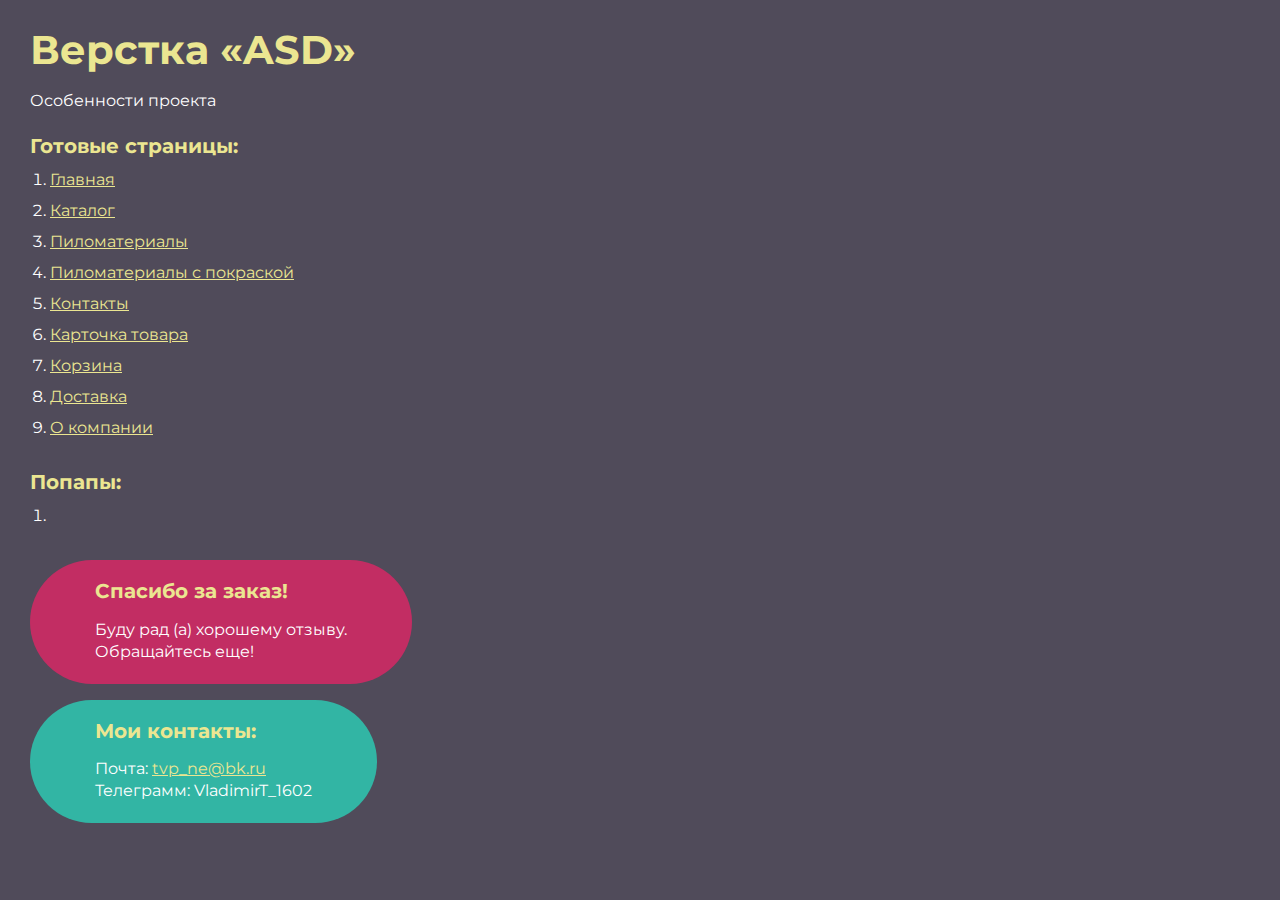
<file: index.html>
<!DOCTYPE html>
<html>

<head>
	<meta charset="UTF-8">
	<meta name="viewport" content="width=device-width, initial-scale=1.0">
	<title>Верстка «ASD»</title>
</head>

<body>
	<div class="rootpage">
		<h1>Верстка «ASD»</h1>
		<div class="rootpage__info">
			Особенности проекта
		</div>
		<h2>Готовые страницы:</h2>
		<ol class="rootpage__list">
			<li><a target="_blank" href="home.html">Главная</a></li>
			<li><a target="_blank" href="catalog.html">Каталог</a></li>
			<li><a target="_blank" href="woods.html">Пиломатериалы</a></li>
			<li><a target="_blank" href="color.html">Пиломатериалы с покраской</a></li>
			<li><a target="_blank" href="contacts.html">Контакты</a></li>
			<li><a target="_blank" href="product.html">Карточка товара</a></li>
			<li><a target="_blank" href="cart.html">Корзина</a></li>
			<li><a target="_blank" href="delivery.html">Доставка</a></li>
			<li><a target="_blank" href="info.html">О компании</a></li>
		</ol>
		<h2>Попапы:</h2>
		<ol class="rootpage__list">
			<li><a target="_blank" href="home.html#"></a></li>
		</ol>
		<div class="rootpage__tnx">
			<h2>Спасибо за заказ!</h2>
			<p>Буду рад (а) хорошему отзыву.</p>
			<p>Обращайтесь еще!</p>
		</div>
		<div class="rootpage__contacts">
			<h2>Мои контакты:</h2>
			<p>Почта: <a href="mailto:tvp_ne@bk.ru">tvp_ne@bk.ru</a></p>
			<p>Телеграмм: VladimirT_1602</p>
		</div>
	</div>
</body>
<style>
	@charset "UTF-8";
	@import url("https://fonts.googleapis.com/css?family=Montserrat:regular,700&display=swap");

	*,
	*::before,
	*::after {
		padding: 0px;
		margin: 0px;
		border: 0px;
		box-sizing: border-box;
	}

	html,
	body {
		height: 100%;
		margin: 0;
		padding: 0;
		min-width: 320px;
		width: 100%;
		color: #fff;
		background-color: #504b5a;
	}

	body {
		font-family: Montserrat;
		font-size: 100%;
		line-height: 1;
		font-size: 1rem;
	}

	a {
		text-decoration: underline;
		color: #ebe691
	}

	a:visited {
		text-decoration: underline;
		color: #aaa768;
	}

	a:hover {
		text-decoration: none;
	}

	ul li {
		list-style: none;
	}

	img {
		vertical-align: top;
	}

	.wrapper {
		width: 100%;
		min-height: 100%;
		overflow: hidden;
	}

	.rootpage {
		padding: 30px;
		display: flex;
		flex-direction: column;
		align-items: flex-start;
	}

	@media (max-width: 767px) {
		.rootpage {
			padding: 30px 15px;
		}
	}

	h1 {
		color: #ebe691;
		font-size: 2.5rem;
		margin: 0px 0px 1.25rem 0px;
	}

	@media (max-width: 767px) {
		h1 {
			font-size: 1.85rem;
			margin: 0px 0px 1.25rem 0px;
		}
	}

	h2 {
		color: #ebe691;
		font-size: 1.25rem;
		margin: 0px 0px 1rem 0px;
	}

	@media (max-width: 767px) {
		h2 {
			font-size: 1.125rem;
			margin: 0px 0px 1rem 0px;
		}
	}

	.rootpage__info {
		line-height: 140%;
		margin: 0px 0px 1.5rem 0px;
	}

	.rootpage__list {
		margin: 0px 0px 2.25rem 1.25rem;
	}

	.rootpage__list li:not(:last-child) {
		margin: 0px 0px 15px 0px;
	}

	.rootpage__contacts,
	.rootpage__tnx {
		border-radius: 200px;
		padding: 20px 65px;
		line-height: 140%;
	}

	@media (max-width: 767px) {

		.rootpage__contacts,
		.rootpage__tnx {
			border-radius: 40px;
			padding: 20px;
		}
	}

	.rootpage__contacts {
		background: #32b5a4;

	}

	.rootpage__contacts a {
		color: #ebe691;
	}

	.rootpage__tnx {
		background: #c22d63;
		margin: 0px 0px 1rem 0px;
	}
</style>

</html>
</file>
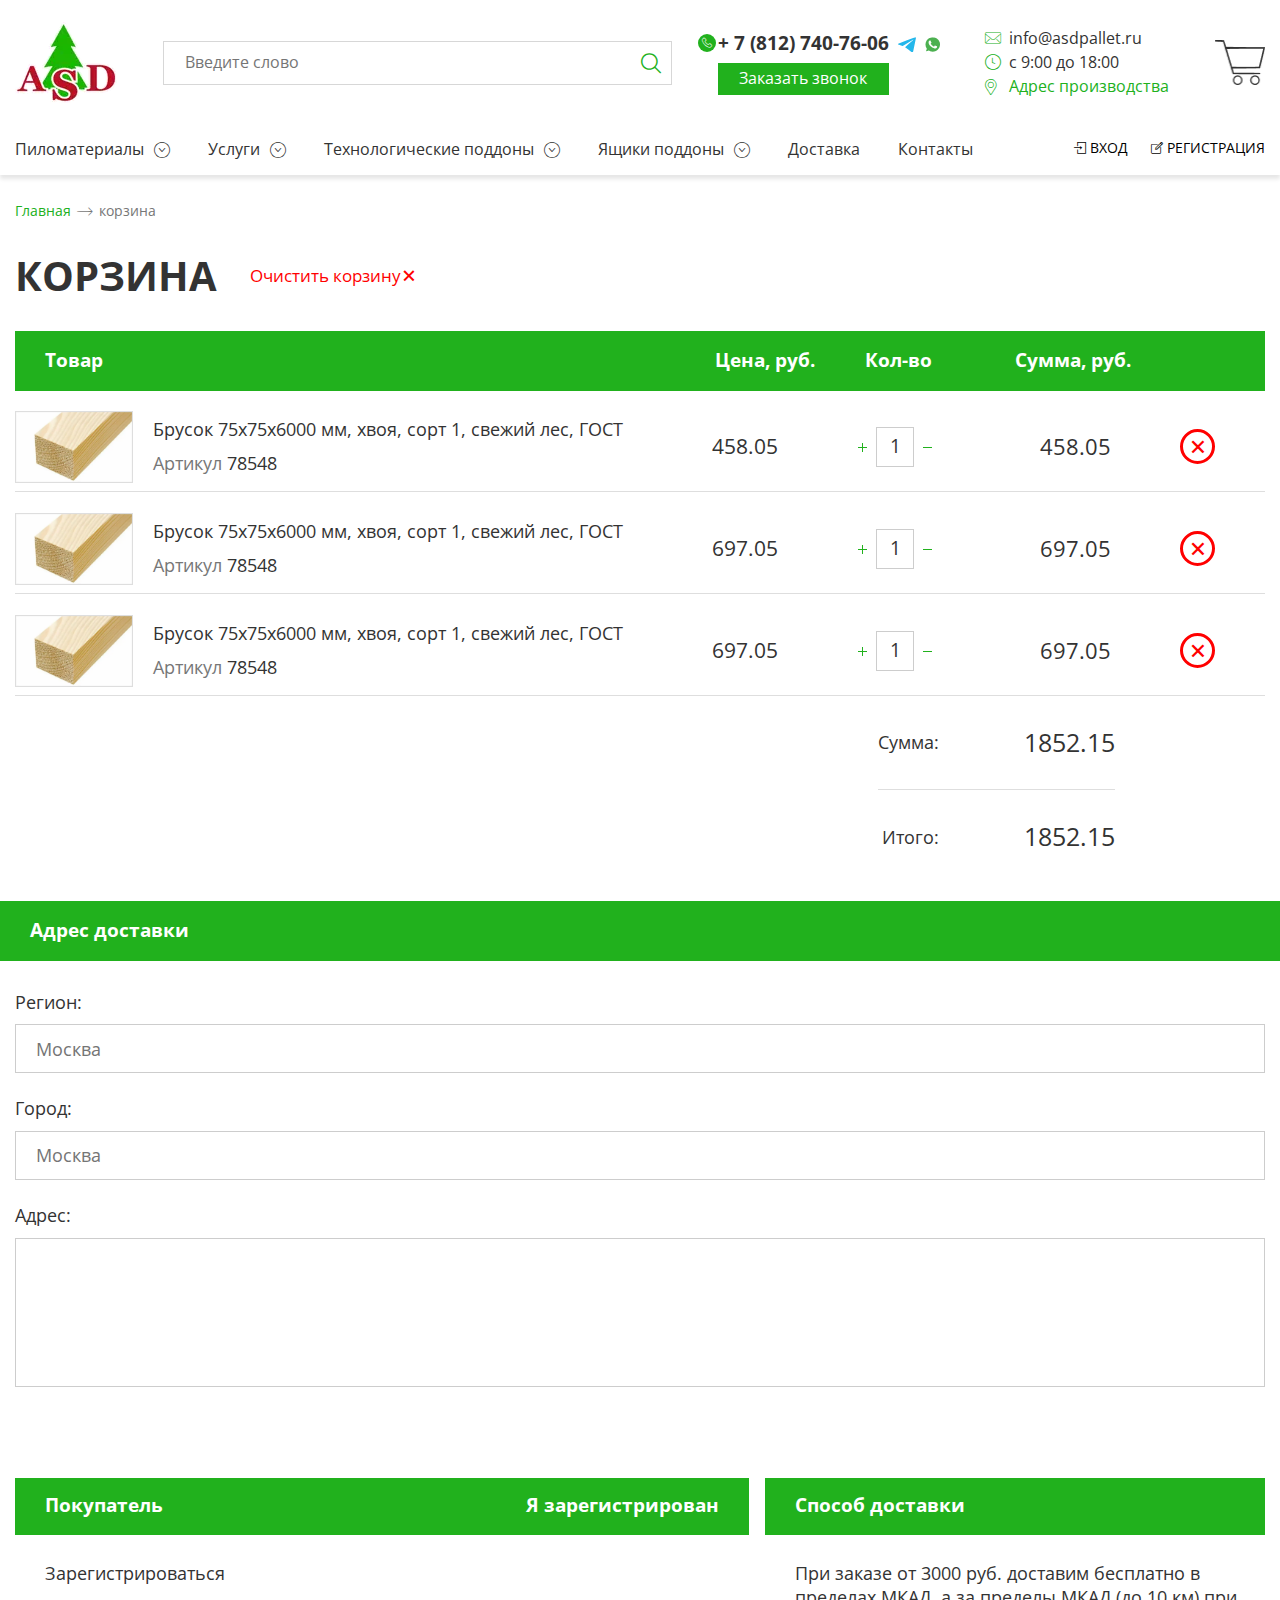
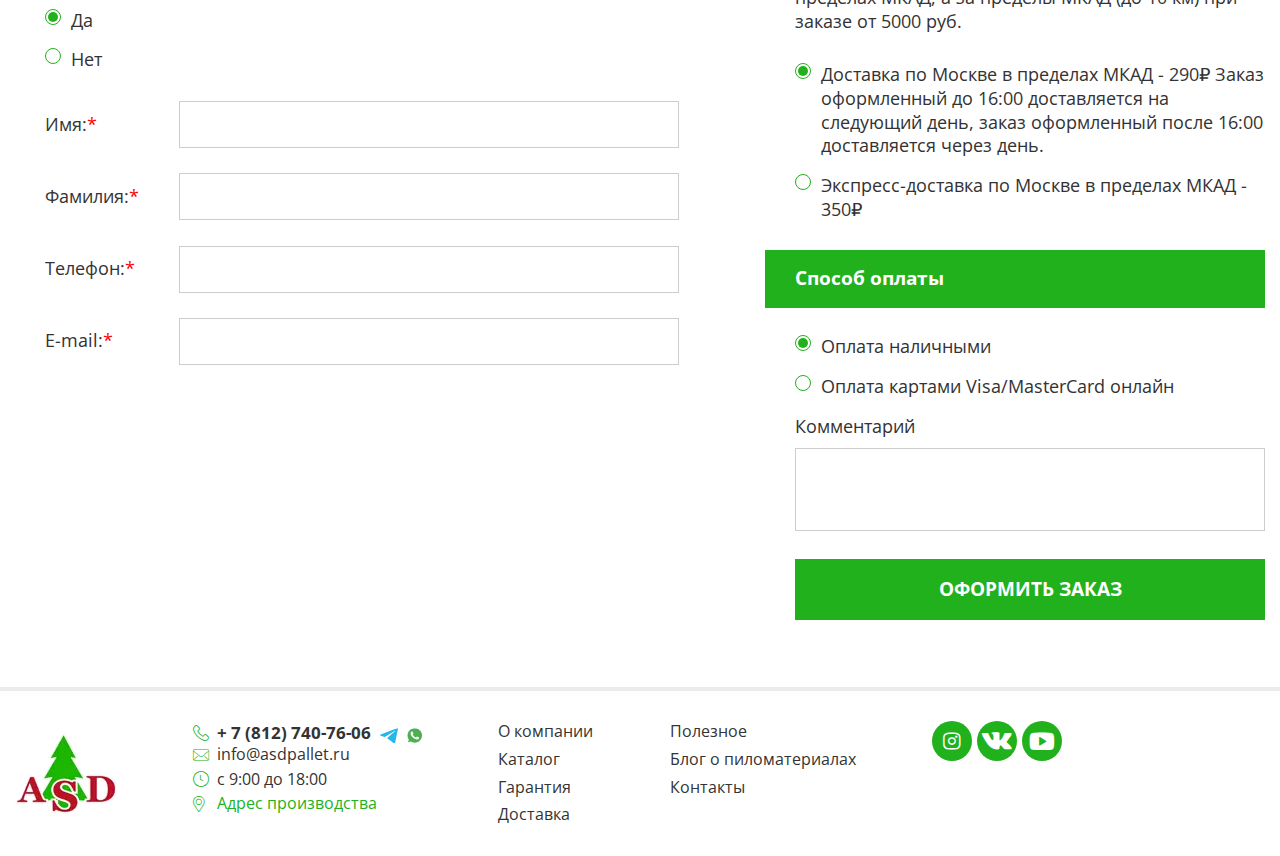
<file: cart.html>
<!DOCTYPE html>
<html lang="ru">

<head>
	<title>корзина</title>
	<meta charset="UTF-8">
	<meta name="format-detection" content="telephone=no">
	<!-- <style>body{opacity: 0;}</style> -->
	<link rel="stylesheet" href="css/style.min.css?_v=20230530133809">
	<!-- <meta name="robots" content="noindex, nofollow"> -->
	<meta name="viewport" content="width=device-width, initial-scale=1.0">
</head>

<body>
	<div class="wrapper">
		<header class="header">
			<div class="header__container">
				<div class="header__top top-header">
					<button type="button" class="menu__icon icon-menu"><span></span></button>
					<a href="" class="top-header__logo">
						<div class="top-header__img">
							<picture><source srcset="img/main/header/logo.webp" type="image/webp"><img src="img/main/header/logo.png" alt=""></picture>
						</div>
						<div class="top-header__name">Производство сухой и
							строганной доски</div>
					</a>
					<div class="top-header__search">
						<div class="top-header__inp">
							<input autocomplete="off" type="text" name="form[]" placeholder="Введите слово" class="top-header__input">
							<a href="" class="top-header__searchlink _icon-search"></a>
						</div>
						<button type="button" class="top-header__button _icon-search"></button>
					</div>
					<div class="top-header__contacts contacts-header">
						<div class="contacts-header__contacts">
							<a href="tel:88127407606" class="contacts-header__tel">+ 7 (812) 740-76-06</a>
							<button type="button" class="contacts-header__button">Заказать звонок</button>
						</div>
						<a href="" class="contacts-header__telegramm">
							<img src="img/icons/telegramm.svg" alt="">
						</a>
						<a href="" class="contacts-header__whatsup">
							<img src="img/icons/whats-menu (2).svg" alt="">
						</a>
					</div>
					<div class="top-header__info info-header">
						<a href="mailto:info@asdpallet.ru" class="info-header__mail _icon-letter">info@asdpallet.ru</a>
						<time class="info-header__time _icon-clock">с 9:00 до 18:00</time>
						<a href="" class="info-header__adress _icon-location">Адрес производства</a>
					</div>
					<div class="top-header__carts">
						<a href="" class="top-header__cart">
							<picture><source srcset="img/main/header/cart.webp" type="image/webp"><img src="img/main/header/cart.png" alt=""></picture>
						</a>
						<div class="top-header__value">0</div>
					</div>
				</div>
				<div class="header__bottom bottom-header">
					<div class="bottom-header__menu menu">
						<nav class="menu__body">
							<ul class="menu__list">
								<li class="menu__item menu__item_submenu"><a href="" class="menu__link menu__link_open _icon-arrow-down-menu">Пиломатериалы</a>
									<div class="menu__submenu">
										<button type="button" class="menu__close _icon-close"></button>
										<ul class="menu__sublist1">
											<li class="menu__subitem1"><a href="" class="menu__sublink">Доски обрезные сухие</a>
											<li class="menu__subitem1"><a href="" class="menu__sublink">Доски сухие строганные</a>
											<li class="menu__subitem1"><a href="" class="menu__sublink">Имитация бруса и бревна</a>
											<li class="menu__subitem1"><a href="" class="menu__sublink">Брусок сухой строганный</a>
											<li class="menu__subitem1"><a href="" class="menu__sublink">Рейка сухая строганная</a>
											<li class="menu__subitem1"><a href="" class="menu__sublink">Шпунт (доска пола)</a>
											<li class="menu__subitem1"><a href="" class="menu__sublink">Доска террасная</a>
											<li class="menu__subitem1"><a href="" class="menu__sublink">Доска сухая строганная
													завальцованная</a>
										</ul>
										<button type="button" class="menu__back _icon-arrow-left">Вернуться в меню</button>
									</div>

								</li>
								<li class="menu__item"><a href="" class="menu__link _icon-arrow-down-menu">Услуги</a></li>
								<li class="menu__item menu__item_spollers"><a href="" class="menu__link menu__link_open2 _icon-arrow-down-menu">Технологические поддоны</a>
									<ul class="menu__sublist2">
										<li class="menu__subitem1"><a href="" class="menu__sublink">Поддоны 1</a>
										<li class="menu__subitem1"><a href="" class="menu__sublink">Поддоны 2</a>
									</ul>
								</li>
								<li class="menu__item"><a href="" class="menu__link _icon-arrow-down-menu">Ящики поддоны</a></li>
								<li class="menu__item"><a href="" class="menu__link">Доставка</a></li>
								<li class="menu__item"><a href="" class="menu__link">Контакты</a></li>
							</ul>
						</nav>
					</div>
					<div class="bottom-header__register">
						<a href="" class="bottom-header__enter _icon-exit">ВХОД</a>
						<a href="" class="bottom-header__reg _icon-register">регистрация</a>
					</div>
				</div>
			</div>
		</header>
		<main class="cart">
			<section class="cart__main main-cart">
				<div class="main-cart__container">
					<div class="main-cart__breadcrumbs breadcrumbs">
						<ul class="breadcrumbs__items">
							<li class="breadcrumbs__item">
								<a href="" class="breadcrumbs__link">Главная</a>
							</li>
							<li class="breadcrumbs__item _icon-arrow-left">корзина
							</li>
						</ul>
					</div>
					<div class="main-cart__row">
						<h2 class="main-cart__title title">корзина</h2>
						<button type="button" class="main-cart__delete _icon-close">Очистить корзину</button>
					</div>
					<div class="main-cart__actions actions-cart">
						<div class="actions-cart__row">
							<div class="actions-cart__column">
								<ul class="actions-cart__list">
									<li class="actions-cart__titles">Товар</li>
									<li class="actions-cart__titles">Цена, руб.</li>
									<li class="actions-cart__titles">Кол-во</li>
									<li class="actions-cart__titles">Сумма, руб.</li>
								</ul>
								<div class="actions-cart__products">
									<div class="actions-cart__product product-cart">
										<div class="product-cart__body">
											<div class="product-cart__img">
												<picture><source srcset="img/product/main/image.webp" type="image/webp"><img src="img/product/main/image.jpg" alt=""></picture>
											</div>
											<div class="product-cart__info">
												<p>
													Брусок 75х75х6000 мм, хвоя, сорт 1, свежий лес, ГОСТ
												</p>
												<p>
													<span>Артикул</span> 78548
												</p>
											</div>
										</div>
										<div data-value="458.05" class="product-cart__price"></div>
										<div class="product-cart__quantity quantity">
											<button type="button" class="quantity__button quantity__button_plus"></button>
											<div class="quantity__input">
												<input autocomplete="off" type="text" name="form[]" value="1" class="quantity__inp">
											</div>
											<button type="button" class="quantity__button quantity__button_minus"></button>
										</div>
										<div data-value="" class="product-cart__totalprice"></div>
										<button type="button" class="product-cart__del _icon-close"></button>
									</div>
									<div class="actions-cart__product product-cart">
										<div class="product-cart__body">
											<div class="product-cart__img">
												<picture><source srcset="img/product/main/image.webp" type="image/webp"><img src="img/product/main/image.jpg" alt=""></picture>
											</div>
											<div class="product-cart__info">
												<p>
													Брусок 75х75х6000 мм, хвоя, сорт 1, свежий лес, ГОСТ
												</p>
												<p>
													<span>Артикул</span> 78548
												</p>
											</div>
										</div>
										<div data-value="697.05" class="product-cart__price"></div>
										<div class="product-cart__quantity quantity">
											<button type="button" class="quantity__button quantity__button_plus"></button>
											<div class="quantity__input">
												<input autocomplete="off" type="text" name="form[]" value="1" class="quantity__inp">
											</div>
											<button type="button" class="quantity__button quantity__button_minus"></button>
										</div>
										<div data-value="" class="product-cart__totalprice"></div>
										<button type="button" class="product-cart__del _icon-close"></button>
									</div>
									<div class="actions-cart__product product-cart">
										<div class="product-cart__body">
											<div class="product-cart__img">
												<picture><source srcset="img/product/main/image.webp" type="image/webp"><img src="img/product/main/image.jpg" alt=""></picture>
											</div>
											<div class="product-cart__info">
												<p>
													Брусок 75х75х6000 мм, хвоя, сорт 1, свежий лес, ГОСТ
												</p>
												<p>
													<span>Артикул</span> 78548
												</p>
											</div>
										</div>
										<div data-value="697.05" class="product-cart__price"></div>
										<div class="product-cart__quantity quantity">
											<button type="button" class="quantity__button quantity__button_plus"></button>
											<div class="quantity__input">
												<input autocomplete="off" type="text" name="form[]" value="1" class="quantity__inp">
											</div>
											<button type="button" class="quantity__button quantity__button_minus"></button>
										</div>
										<div data-value="" class="product-cart__totalprice"></div>
										<button type="button" class="product-cart__del _icon-close"></button>
									</div>
								</div>
								<div class="actions-cart__total total-cart">
									<div class="total-cart__row">
										<div class="total-cart__label">Сумма:</div>
										<div data-totalvalue="" class="total-cart__price"></div>
									</div>
									<div class="total-cart__row">
										<div class="total-cart__label">Итого:</div>
										<div data-totalvalue="" class="total-cart__price"></div>
									</div>
								</div>
							</div>
							<div class="actions-cart__column">
								<div class="actions-cart__titles">Адрес доставки</div>
								<form action="#" class="actions-cart__form form-actions">
									<div class="form-actions__label">Регион:</div>
									<div class="form-actions__inp">
										<input autocomplete="off" type="text" name="form[]" placeholder="Москва" class="form-actions__input">
									</div>
									<div class="form-actions__label">Город:</div>
									<div class="form-actions__inp">
										<input autocomplete="off" type="text" name="form[]" placeholder="Москва" class="form-actions__input">
									</div>
									<div class="form-actions__label">Адрес:</div>
									<div class="form-actions__inp">
										<textarea name="form[]" class="form-actions__area"></textarea>
									</div>
								</form>
							</div>
						</div>
					</div>
				</div>
			</section>
			<div class="cart__sale sale-cart">
				<div class="sale-cart__container">
					<form action="#" class="sale-cart__form">
						<div class="sale-cart__column">
							<ul class="sale-cart__list">
								<li class="sale-cart__title">Покупатель</li>
								<li class="sale-cart__title">Я зарегистрирован</li>
							</ul>
							<div class="sale-cart__subtitle">Зарегистрироваться</div>
							<div class="sale-cart__checkboxes">
								<div class="sale-cart__checkbox checkbox">
									<input id="c_1" class="checkbox__input" checked type="radio" value="1" name="form[]">
									<label for="c_1" class="checkbox__label">Да</label>
								</div>
								<div class="sale-cart__checkbox checkbox">
									<input id="c_2" class="checkbox__input" type="radio" value="2" name="form[]">
									<label for="c_2" class="checkbox__label">Нет</label>
								</div>
							</div>
							<div class="sale-cart__inputs">
								<div class="sale-cart__inp">
									<div class="sale-cart__label">Имя:<span>*</span> </div>
									<input autocomplete="off" type="text" name="form[]" data-error="Ошибка" placeholder="" class="sale-cart__input">
								</div>
								<div class="sale-cart__inp">
									<div class="sale-cart__label">Фамилия:<span>*</span></div>
									<input autocomplete="off" type="text" name="form[]" data-error="Ошибка" placeholder="" class="sale-cart__input">
								</div>
								<div class="sale-cart__inp">
									<div class="sale-cart__label">Телефон:<span>*</span></div>
									<input autocomplete="off" type="text" name="form[]" data-error="Ошибка" placeholder="" class="sale-cart__input">
								</div>
								<div class="sale-cart__inp">
									<div class="sale-cart__label">E-mail:<span>*</span></div>
									<input autocomplete="off" type="text" name="form[]" data-error="Ошибка" placeholder="" class="sale-cart__input">
								</div>

							</div>
						</div>
						<div class="sale-cart__column">
							<div class="sale-cart__title">Способ доставки</div>
							<div class="sale-cart__text">
								<p>
									При заказе от 3000 руб. доставим бесплатно в пределах МКАД, а за пределы МКАД (до 10 км) при
									заказе от 5000 руб.
								</p>
							</div>
							<div class="sale-cart__checkboxes">
								<div class="sale-cart__checkbox checkbox">
									<input id="c_3" class="checkbox__input" checked type="radio" value="3" name="form[]2">
									<label for="c_3" class="checkbox__label">Доставка по Москве в
										пределах МКАД - 290₽
										Заказ оформленный до 16:00 доставляется на следующий день, заказ оформленный после
										16:00 доставляется через день.</label>
								</div>
								<div class="sale-cart__checkbox checkbox">
									<input id="c_4" class="checkbox__input" type="radio" value="4" name="form[]2">
									<label for="c_4" class="checkbox__label">Экспресс-доставка по
										Москве в пределах МКАД - 350₽</label>
								</div>
							</div>
							<div class="sale-cart__title">Способ оплаты</div>
							<div class="sale-cart__checkboxes">
								<div class="sale-cart__checkbox checkbox">
									<input id="c_5" data-error="Ошибка" class="checkbox__input" checked type="radio" value="5" name="form[]3">
									<label for="c_5" class="checkbox__label">Оплата
										наличными</label>
								</div>
								<div class="sale-cart__checkbox checkbox">
									<input id="c_6" data-error="Ошибка" class="checkbox__input" type="radio" value="6" name="form[]3">
									<label for="c_6" class="checkbox__label">Оплата картами
										Visa/MasterCard онлайн</label>
								</div>
								<div class="sale-cart__comments">
									<div class="sale-cart__comment">Комментарий</div>
									<textarea name="form[]" class="sale-cart__area"></textarea>
								</div>
								<button type="submit" class="sale-cart__button">оформить заказ</button>
							</div>
						</div>
					</form>
				</div>
			</div>
		</main>
		<footer class="footer">
			<div class="footer__container">
				<a href="" class="top-header__logo">
					<div class="top-header__img">
						<picture><source srcset="img/main/header/logo.webp" type="image/webp"><img src="img/main/header/logo.png" alt=""></picture>
					</div>
					<div class="top-header__name">Производство сухой и
						строганной доски</div>
				</a>
				<div class="footer__contacts">
					<div class="top-header__contacts contacts-header">
						<div class="contacts-header__contacts">
							<a href="tel:88127407606" class="contacts-header__tel _icon-phone">+ 7 (812) 740-76-06</a>
						</div>
						<a href="" class="contacts-header__telegramm">
							<img src="img/icons/telegramm.svg" alt="">
						</a>
						<a href="" class="contacts-header__whatsup">
							<img src="img/icons/whats-menu (2).svg" alt="">
						</a>
					</div>
					<div class="top-header__info info-header">
						<a href="mailto:info@asdpallet.ru" class="info-header__mail _icon-letter">info@asdpallet.ru</a>
						<time class="info-header__time _icon-clock">с 9:00 до 18:00</time>
						<a href="" class="info-header__adress _icon-location">Адрес производства</a>
					</div>
				</div>
				<ul class="footer__list">
					<li class="footer__item">
						<a href="" class="footer__link">О компании</a>
					</li>
					<li class="footer__item">
						<a href="" class="footer__link">Каталог</a>
					</li>
					<li class="footer__item">
						<a href="" class="footer__link">Гарантия</a>
					</li>
					<li class="footer__item">
						<a href="" class="footer__link">Доставка</a>
					</li>
				</ul>
				<ul class="footer__list">
					<li class="footer__item">
						<a href="" class="footer__link">Полезное</a>
					</li>
					<li class="footer__item">
						<a href="" class="footer__link">Блог о пиломатериалах</a>
					</li>
					<li class="footer__item">
						<a href="" class="footer__link">Контакты</a>
					</li>
				</ul>
				<div class="footer__socials">
					<a href="" class="footer__social _icon-insta"></a>
					<a href="" class="footer__social _icon-vk"></a>
					<a href="" class="footer__social _icon-ytube"></a>
				</div>
			</div>
		</footer>
	</div>
	<!-- <div id="popup" aria-hidden="true" class="popup">
	<div class="popup__wrapper">
		<div class="popup__content">
			<button data-close type="button" class="popup__close">Закрыть</button>
			<div class="popup__text">
				Text
			</div>
		</div>
	</div>
</div> -->
	<script src="js/app.min.js?_v=20230530133809"></script>
</body>

</html>
</file>
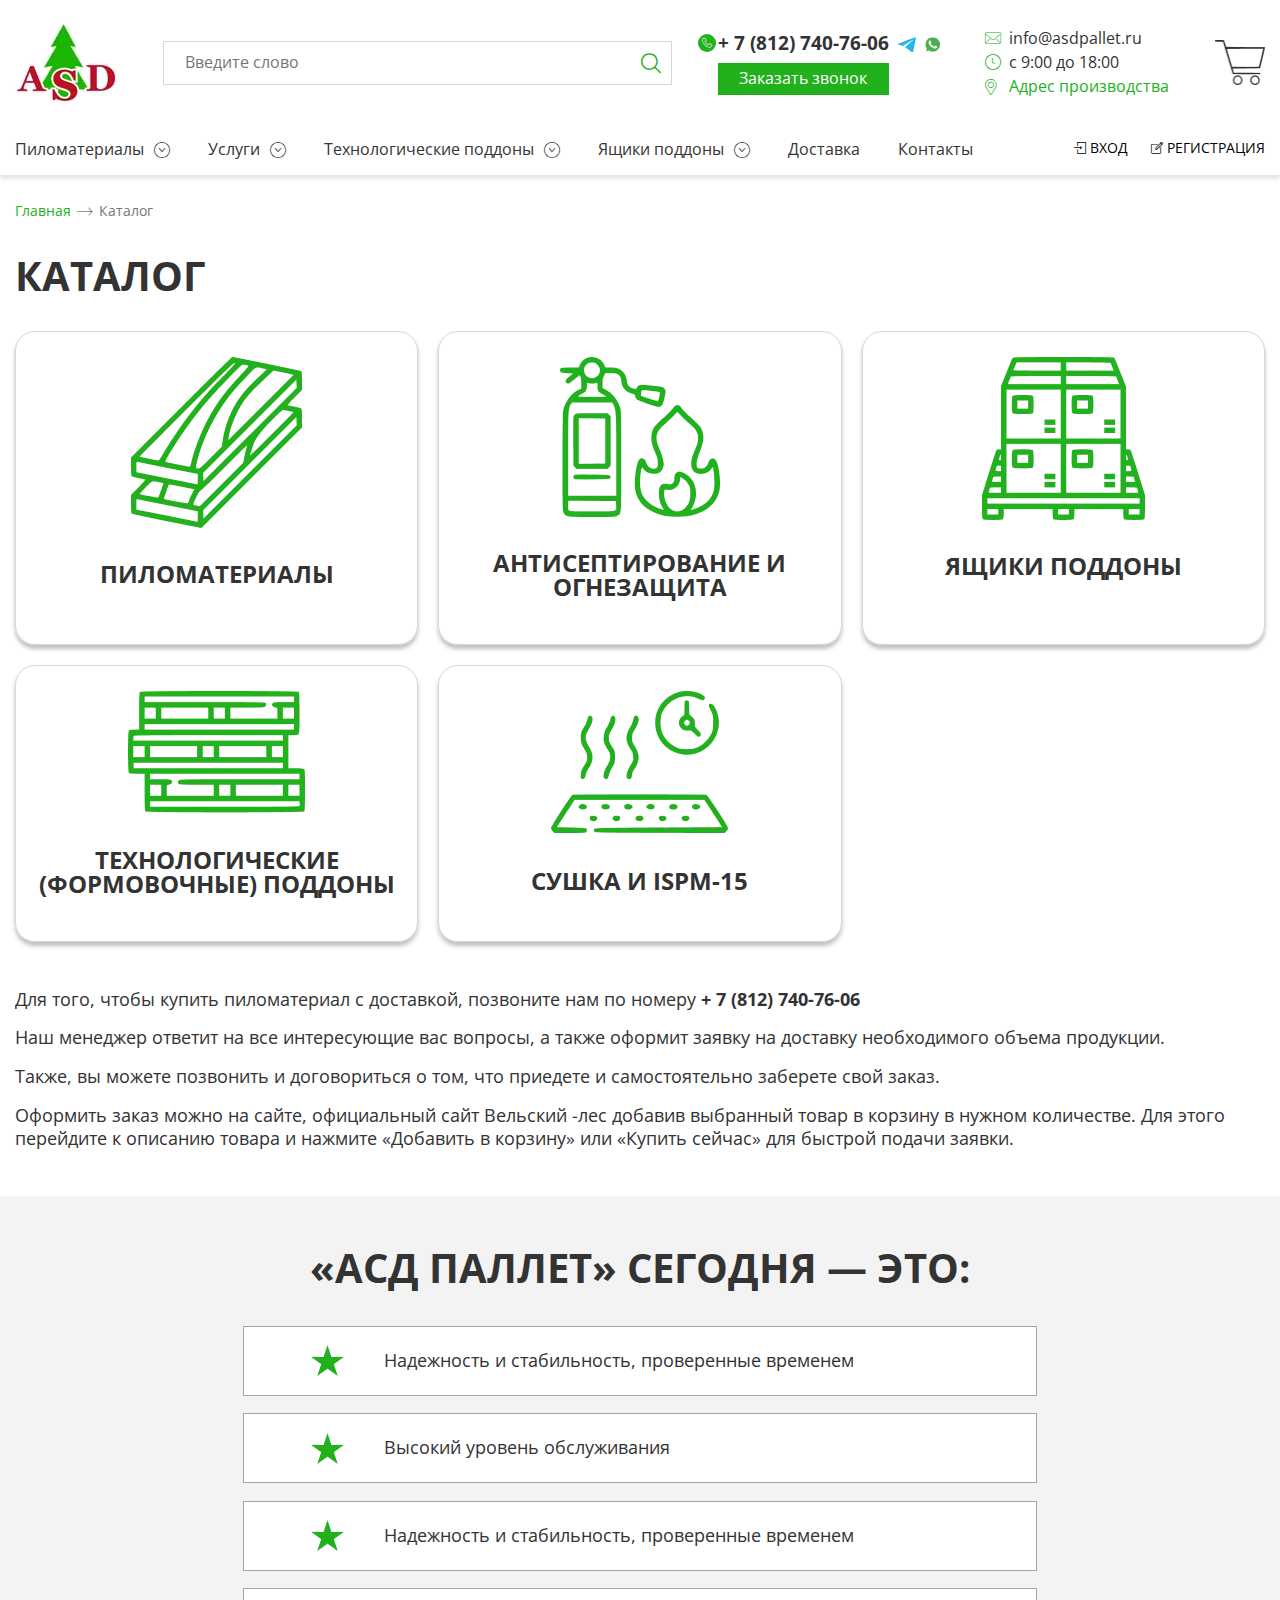
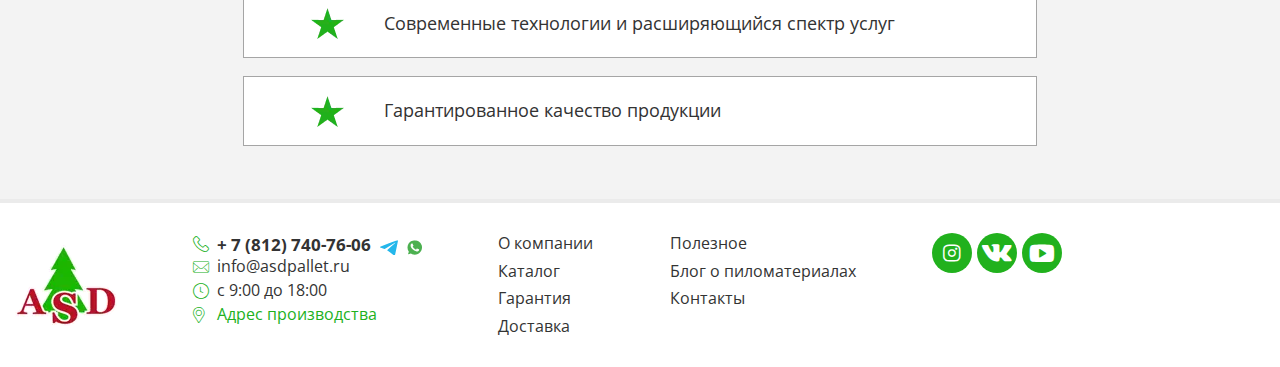
<file: catalog.html>
<!DOCTYPE html>
<html lang="ru">

<head>
	<title>Каталог</title>
	<meta charset="UTF-8">
	<meta name="format-detection" content="telephone=no">
	<!-- <style>body{opacity: 0;}</style> -->
	<link rel="stylesheet" href="css/style.min.css?_v=20230530133809">
	<!-- <meta name="robots" content="noindex, nofollow"> -->
	<meta name="viewport" content="width=device-width, initial-scale=1.0">
</head>

<body>
	<div class="wrapper">
		<header class="header">
			<div class="header__container">
				<div class="header__top top-header">
					<button type="button" class="menu__icon icon-menu"><span></span></button>
					<a href="" class="top-header__logo">
						<div class="top-header__img">
							<picture><source srcset="img/main/header/logo.webp" type="image/webp"><img src="img/main/header/logo.png" alt=""></picture>
						</div>
						<div class="top-header__name">Производство сухой и
							строганной доски</div>
					</a>
					<div class="top-header__search">
						<div class="top-header__inp">
							<input autocomplete="off" type="text" name="form[]" placeholder="Введите слово" class="top-header__input">
							<a href="" class="top-header__searchlink _icon-search"></a>
						</div>
						<button type="button" class="top-header__button _icon-search"></button>
					</div>
					<div class="top-header__contacts contacts-header">
						<div class="contacts-header__contacts">
							<a href="tel:88127407606" class="contacts-header__tel">+ 7 (812) 740-76-06</a>
							<button type="button" class="contacts-header__button">Заказать звонок</button>
						</div>
						<a href="" class="contacts-header__telegramm">
							<img src="img/icons/telegramm.svg" alt="">
						</a>
						<a href="" class="contacts-header__whatsup">
							<img src="img/icons/whats-menu (2).svg" alt="">
						</a>
					</div>
					<div class="top-header__info info-header">
						<a href="mailto:info@asdpallet.ru" class="info-header__mail _icon-letter">info@asdpallet.ru</a>
						<time class="info-header__time _icon-clock">с 9:00 до 18:00</time>
						<a href="" class="info-header__adress _icon-location">Адрес производства</a>
					</div>
					<div class="top-header__carts">
						<a href="" class="top-header__cart">
							<picture><source srcset="img/main/header/cart.webp" type="image/webp"><img src="img/main/header/cart.png" alt=""></picture>
						</a>
						<div class="top-header__value">0</div>
					</div>
				</div>
				<div class="header__bottom bottom-header">
					<div class="bottom-header__menu menu">
						<nav class="menu__body">
							<ul class="menu__list">
								<li class="menu__item menu__item_submenu"><a href="" class="menu__link menu__link_open _icon-arrow-down-menu">Пиломатериалы</a>
									<div class="menu__submenu">
										<button type="button" class="menu__close _icon-close"></button>
										<ul class="menu__sublist1">
											<li class="menu__subitem1"><a href="" class="menu__sublink">Доски обрезные сухие</a>
											<li class="menu__subitem1"><a href="" class="menu__sublink">Доски сухие строганные</a>
											<li class="menu__subitem1"><a href="" class="menu__sublink">Имитация бруса и бревна</a>
											<li class="menu__subitem1"><a href="" class="menu__sublink">Брусок сухой строганный</a>
											<li class="menu__subitem1"><a href="" class="menu__sublink">Рейка сухая строганная</a>
											<li class="menu__subitem1"><a href="" class="menu__sublink">Шпунт (доска пола)</a>
											<li class="menu__subitem1"><a href="" class="menu__sublink">Доска террасная</a>
											<li class="menu__subitem1"><a href="" class="menu__sublink">Доска сухая строганная
													завальцованная</a>
										</ul>
										<button type="button" class="menu__back _icon-arrow-left">Вернуться в меню</button>
									</div>

								</li>
								<li class="menu__item"><a href="" class="menu__link _icon-arrow-down-menu">Услуги</a></li>
								<li class="menu__item menu__item_spollers"><a href="" class="menu__link menu__link_open2 _icon-arrow-down-menu">Технологические поддоны</a>
									<ul class="menu__sublist2">
										<li class="menu__subitem1"><a href="" class="menu__sublink">Поддоны 1</a>
										<li class="menu__subitem1"><a href="" class="menu__sublink">Поддоны 2</a>
									</ul>
								</li>
								<li class="menu__item"><a href="" class="menu__link _icon-arrow-down-menu">Ящики поддоны</a></li>
								<li class="menu__item"><a href="" class="menu__link">Доставка</a></li>
								<li class="menu__item"><a href="" class="menu__link">Контакты</a></li>
							</ul>
						</nav>
					</div>
					<div class="bottom-header__register">
						<a href="" class="bottom-header__enter _icon-exit">ВХОД</a>
						<a href="" class="bottom-header__reg _icon-register">регистрация</a>
					</div>
				</div>
			</div>
		</header>
		<main class="catalog">
			<section class="catalog__main main-catalog">
				<div class="main-catalog__container">
					<div class="main-catalog__breadcrumbs breadcrumbs">
						<ul class="breadcrumbs__items">
							<li class="breadcrumbs__item">
								<a href="" class="breadcrumbs__link">Главная</a>
							</li>
							<li class="breadcrumbs__item _icon-arrow-left">Каталог</li>
						</ul>
					</div>
					<h2 class="main-catalog__title title">Каталог</h2>
					<div class="main-catalog__row">
						<a href="" class="main-catalog__item">
							<div class="main-catalog__img">
								<picture><source srcset="img/catalog/01.webp" type="image/webp"><img src="img/catalog/01.png" alt=""></picture>
							</div>
							<div class="main-catalog__lable">Пиломатериалы</div>
						</a>
						<a href="" class="main-catalog__item">
							<div class="main-catalog__img">
								<picture><source srcset="img/catalog/02.webp" type="image/webp"><img src="img/catalog/02.png" alt=""></picture>
							</div>
							<div class="main-catalog__lable">антисептирование
								и огнезащита</div>
						</a>
						<a href="" class="main-catalog__item">
							<div class="main-catalog__img">
								<picture><source srcset="img/catalog/03.webp" type="image/webp"><img src="img/catalog/03.png" alt=""></picture>
							</div>
							<div class="main-catalog__lable">ящики поддоны</div>
						</a>
						<a href="" class="main-catalog__item">
							<div class="main-catalog__img">
								<picture><source srcset="img/catalog/04.webp" type="image/webp"><img src="img/catalog/04.png" alt=""></picture>
							</div>
							<div class="main-catalog__lable">Технологические
								(формовочные) поддоны</div>
						</a>
						<a href="" class="main-catalog__item">
							<div class="main-catalog__img">
								<picture><source srcset="img/catalog/05.webp" type="image/webp"><img src="img/catalog/05.png" alt=""></picture>
							</div>
							<div class="main-catalog__lable">Сушка и ISPM-15</div>
						</a>
					</div>
					<div class="main-catalog__text">
						<p>
							Для того, чтобы купить пиломатериал с доставкой, позвоните нам по номеру <span>+ 7 (812)
								740-76-06</span>
						</p>
						<p>
							Наш менеджер ответит на все интересующие вас вопросы, а также оформит заявку на доставку
							необходимого объема продукции.
						</p>
						<p>
							Также, вы можете позвонить и договориться о том, что приедете и самостоятельно заберете свой заказ.
						</p>
						<p>
							Оформить заказ можно на сайте, официальный сайт Вельский -лес добавив выбранный товар в корзину в
							нужном количестве. Для этого перейдите к описанию товара и нажмите «Добавить в корзину» или «Купить
							сейчас» для быстрой подачи заявки.
						</p>
					</div>
				</div>
			</section>
			<section class="page__info info-page">
				<div class="info-page__container">
					<h2 class="info-page__title title">«АСД ПАЛЛЕТ» СЕГОДНЯ — ЭТО:</h2>
					<div class="info-page__items">
						<div class="info-page__item">
							Надежность и стабильность, проверенные временем
						</div>
						<div class="info-page__item">
							Высокий уровень обслуживания
						</div>
						<div class="info-page__item">
							Надежность и стабильность, проверенные временем
						</div>
						<div class="info-page__item">
							Современные технологии и расширяющийся спектр услуг
						</div>
						<div class="info-page__item">
							Гарантированное качество продукции
						</div>
					</div>
				</div>
			</section>
		</main>
		<footer class="footer">
			<div class="footer__container">
				<a href="" class="top-header__logo">
					<div class="top-header__img">
						<picture><source srcset="img/main/header/logo.webp" type="image/webp"><img src="img/main/header/logo.png" alt=""></picture>
					</div>
					<div class="top-header__name">Производство сухой и
						строганной доски</div>
				</a>
				<div class="footer__contacts">
					<div class="top-header__contacts contacts-header">
						<div class="contacts-header__contacts">
							<a href="tel:88127407606" class="contacts-header__tel _icon-phone">+ 7 (812) 740-76-06</a>
						</div>
						<a href="" class="contacts-header__telegramm">
							<img src="img/icons/telegramm.svg" alt="">
						</a>
						<a href="" class="contacts-header__whatsup">
							<img src="img/icons/whats-menu (2).svg" alt="">
						</a>
					</div>
					<div class="top-header__info info-header">
						<a href="mailto:info@asdpallet.ru" class="info-header__mail _icon-letter">info@asdpallet.ru</a>
						<time class="info-header__time _icon-clock">с 9:00 до 18:00</time>
						<a href="" class="info-header__adress _icon-location">Адрес производства</a>
					</div>
				</div>
				<ul class="footer__list">
					<li class="footer__item">
						<a href="" class="footer__link">О компании</a>
					</li>
					<li class="footer__item">
						<a href="" class="footer__link">Каталог</a>
					</li>
					<li class="footer__item">
						<a href="" class="footer__link">Гарантия</a>
					</li>
					<li class="footer__item">
						<a href="" class="footer__link">Доставка</a>
					</li>
				</ul>
				<ul class="footer__list">
					<li class="footer__item">
						<a href="" class="footer__link">Полезное</a>
					</li>
					<li class="footer__item">
						<a href="" class="footer__link">Блог о пиломатериалах</a>
					</li>
					<li class="footer__item">
						<a href="" class="footer__link">Контакты</a>
					</li>
				</ul>
				<div class="footer__socials">
					<a href="" class="footer__social _icon-insta"></a>
					<a href="" class="footer__social _icon-vk"></a>
					<a href="" class="footer__social _icon-ytube"></a>
				</div>
			</div>
		</footer>
	</div>
	<!-- <div id="popup" aria-hidden="true" class="popup">
	<div class="popup__wrapper">
		<div class="popup__content">
			<button data-close type="button" class="popup__close">Закрыть</button>
			<div class="popup__text">
				Text
			</div>
		</div>
	</div>
</div> -->
	<script src="js/app.min.js?_v=20230530133809"></script>
</body>

</html>
</file>
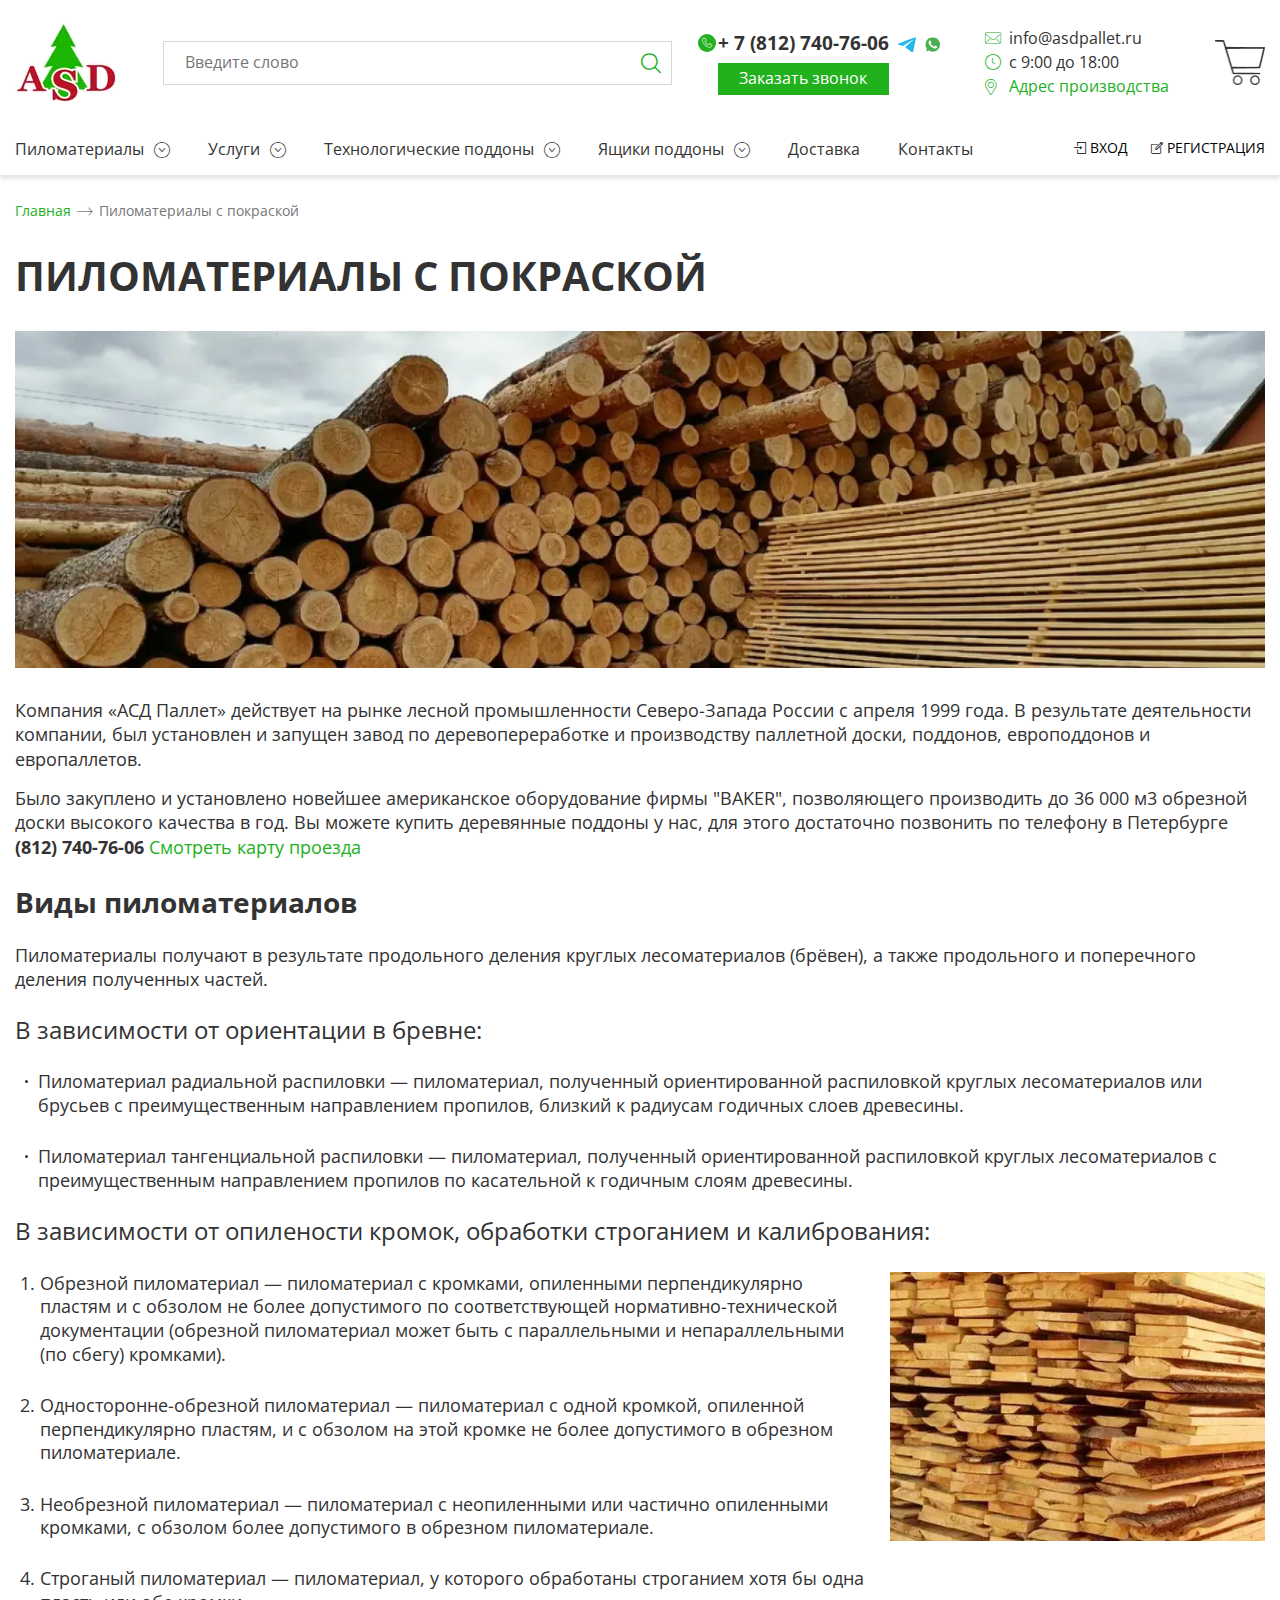
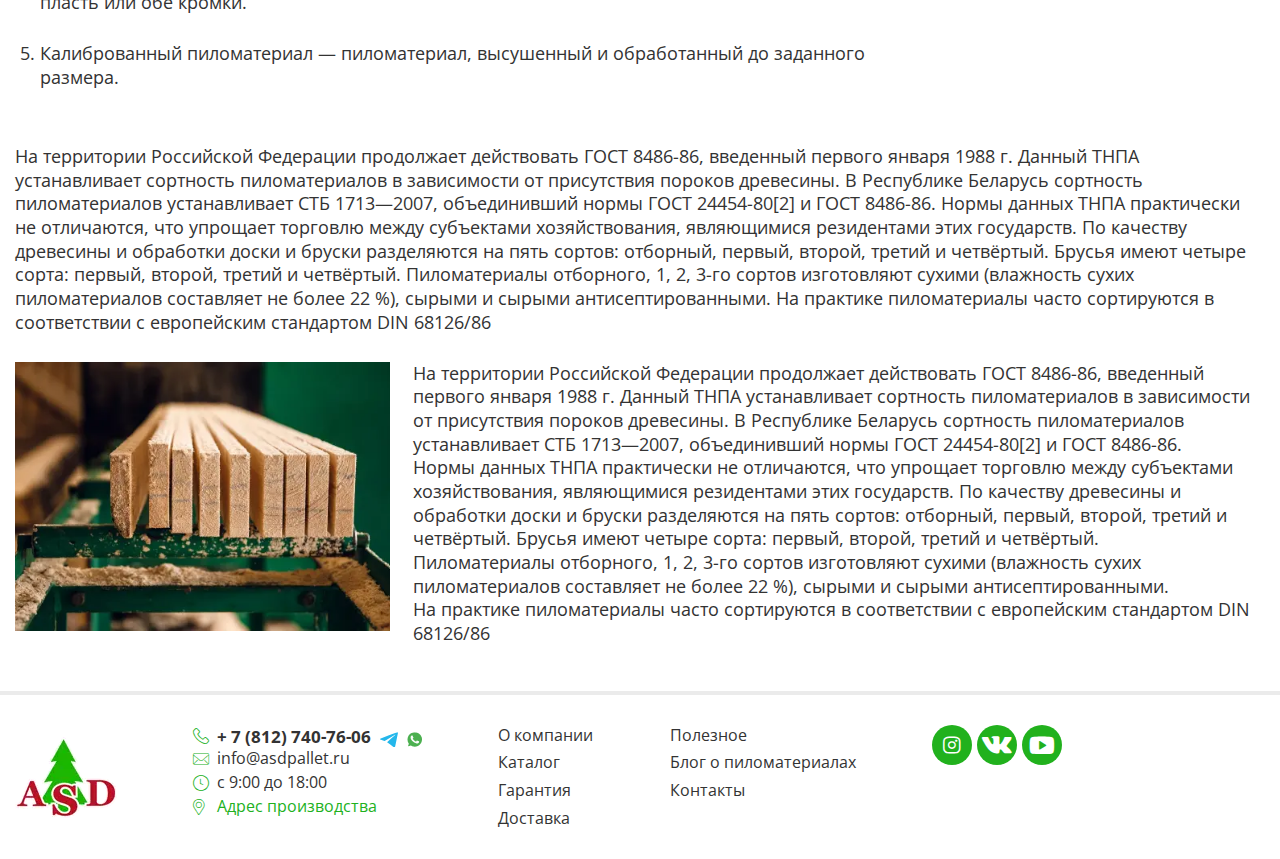
<file: color.html>
<!DOCTYPE html>
<html lang="ru">

<head>
	<title>Пиломатериалы с покраской</title>
	<meta charset="UTF-8">
	<meta name="format-detection" content="telephone=no">
	<!-- <style>body{opacity: 0;}</style> -->
	<link rel="stylesheet" href="css/style.min.css?_v=20230530133809">
	<!-- <meta name="robots" content="noindex, nofollow"> -->
	<meta name="viewport" content="width=device-width, initial-scale=1.0">
</head>

<body>
	<div class="wrapper">
		<header class="header">
			<div class="header__container">
				<div class="header__top top-header">
					<button type="button" class="menu__icon icon-menu"><span></span></button>
					<a href="" class="top-header__logo">
						<div class="top-header__img">
							<picture><source srcset="img/main/header/logo.webp" type="image/webp"><img src="img/main/header/logo.png" alt=""></picture>
						</div>
						<div class="top-header__name">Производство сухой и
							строганной доски</div>
					</a>
					<div class="top-header__search">
						<div class="top-header__inp">
							<input autocomplete="off" type="text" name="form[]" placeholder="Введите слово" class="top-header__input">
							<a href="" class="top-header__searchlink _icon-search"></a>
						</div>
						<button type="button" class="top-header__button _icon-search"></button>
					</div>
					<div class="top-header__contacts contacts-header">
						<div class="contacts-header__contacts">
							<a href="tel:88127407606" class="contacts-header__tel">+ 7 (812) 740-76-06</a>
							<button type="button" class="contacts-header__button">Заказать звонок</button>
						</div>
						<a href="" class="contacts-header__telegramm">
							<img src="img/icons/telegramm.svg" alt="">
						</a>
						<a href="" class="contacts-header__whatsup">
							<img src="img/icons/whats-menu (2).svg" alt="">
						</a>
					</div>
					<div class="top-header__info info-header">
						<a href="mailto:info@asdpallet.ru" class="info-header__mail _icon-letter">info@asdpallet.ru</a>
						<time class="info-header__time _icon-clock">с 9:00 до 18:00</time>
						<a href="" class="info-header__adress _icon-location">Адрес производства</a>
					</div>
					<div class="top-header__carts">
						<a href="" class="top-header__cart">
							<picture><source srcset="img/main/header/cart.webp" type="image/webp"><img src="img/main/header/cart.png" alt=""></picture>
						</a>
						<div class="top-header__value">0</div>
					</div>
				</div>
				<div class="header__bottom bottom-header">
					<div class="bottom-header__menu menu">
						<nav class="menu__body">
							<ul class="menu__list">
								<li class="menu__item menu__item_submenu"><a href="" class="menu__link menu__link_open _icon-arrow-down-menu">Пиломатериалы</a>
									<div class="menu__submenu">
										<button type="button" class="menu__close _icon-close"></button>
										<ul class="menu__sublist1">
											<li class="menu__subitem1"><a href="" class="menu__sublink">Доски обрезные сухие</a>
											<li class="menu__subitem1"><a href="" class="menu__sublink">Доски сухие строганные</a>
											<li class="menu__subitem1"><a href="" class="menu__sublink">Имитация бруса и бревна</a>
											<li class="menu__subitem1"><a href="" class="menu__sublink">Брусок сухой строганный</a>
											<li class="menu__subitem1"><a href="" class="menu__sublink">Рейка сухая строганная</a>
											<li class="menu__subitem1"><a href="" class="menu__sublink">Шпунт (доска пола)</a>
											<li class="menu__subitem1"><a href="" class="menu__sublink">Доска террасная</a>
											<li class="menu__subitem1"><a href="" class="menu__sublink">Доска сухая строганная
													завальцованная</a>
										</ul>
										<button type="button" class="menu__back _icon-arrow-left">Вернуться в меню</button>
									</div>

								</li>
								<li class="menu__item"><a href="" class="menu__link _icon-arrow-down-menu">Услуги</a></li>
								<li class="menu__item menu__item_spollers"><a href="" class="menu__link menu__link_open2 _icon-arrow-down-menu">Технологические поддоны</a>
									<ul class="menu__sublist2">
										<li class="menu__subitem1"><a href="" class="menu__sublink">Поддоны 1</a>
										<li class="menu__subitem1"><a href="" class="menu__sublink">Поддоны 2</a>
									</ul>
								</li>
								<li class="menu__item"><a href="" class="menu__link _icon-arrow-down-menu">Ящики поддоны</a></li>
								<li class="menu__item"><a href="" class="menu__link">Доставка</a></li>
								<li class="menu__item"><a href="" class="menu__link">Контакты</a></li>
							</ul>
						</nav>
					</div>
					<div class="bottom-header__register">
						<a href="" class="bottom-header__enter _icon-exit">ВХОД</a>
						<a href="" class="bottom-header__reg _icon-register">регистрация</a>
					</div>
				</div>
			</div>
		</header>
		<main class="color">
			<section class="color__main main-color">
				<div class="main-color__container">
					<div class="main-color__breadcrumbs breadcrumbs">
						<ul class="breadcrumbs__items">
							<li class="breadcrumbs__item">
								<a href="" class="breadcrumbs__link">Главная</a>
							</li>
							<li class="breadcrumbs__item _icon-arrow-left">Пиломатериалы с покраской</li>
						</ul>
					</div>
					<h2 class="main-color__title title">Пиломатериалы с покраской</h2>
					<div class="main-color__img">
						<picture><source srcset="img/color/main/bg.webp" type="image/webp"><img src="img/color/main/bg.jpg" alt=""></picture>
					</div>
					<div class="main-color__text">
						<p>
							Компания «АСД Паллет» действует на рынке лесной промышленности Северо-Запада России с апреля 1999
							года. В результате деятельности компании, был установлен и запущен завод по деревопереработке и
							производству паллетной доски, поддонов, европоддонов и европаллетов.
						</p>
						<p>
							Было закуплено и установлено новейшее американское оборудование фирмы "BAKER", позволяющего
							производить до 36 000 м3 обрезной доски высокого качества в год. Вы можете купить деревянные
							поддоны у нас, для этого достаточно позвонить по телефону в Петербурге <span>(812) 740-76-06</span>
							<a href="" class="main-color__link">Смотреть
								карту проезда</a>
						</p>
					</div>
				</div>
			</section>
			<section class="color__kindes kindes">
				<div class="kindes__container">
					<h3 class="kindes__title">Виды пиломатериалов</h3>
					<div class="kindes__text text">Пиломатериалы получают в результате продольного деления круглых
						лесоматериалов (брёвен), а также продольного и поперечного деления полученных частей.</div>
					<div class="kindes__subtitle">В зависимости от ориентации в бревне:</div>
					<ul class="kindes__list">
						<li class="kindes__item text">
							Пиломатериал радиальной распиловки — пиломатериал, полученный ориентированной распиловкой круглых
							лесоматериалов или брусьев с преимущественным направлением пропилов, близкий к радиусам годичных
							слоев древесины.

						</li>
						<li class="kindes__item text">
							Пиломатериал тангенциальной распиловки — пиломатериал, полученный ориентированной распиловкой
							круглых лесоматериалов с преимущественным направлением пропилов по касательной к годичным слоям
							древесины.
						</li>
					</ul>
					<div class="kindes__subtitle">В зависимости от опилености кромок, обработки строганием и калибрования:
					</div>
					<div class="kindes__row">
						<ol class="kindes__content">
							<li class="kindes__subitem text">
								Обрезной пиломатериал — пиломатериал с кромками, опиленными перпендикулярно пластям и с обзолом
								не более допустимого по соответствующей нормативно-технической документации (обрезной
								пиломатериал может быть с параллельными и непараллельными (по сбегу) кромками).
							</li>
							<li class="kindes__subitem text">
								Односторонне-обрезной пиломатериал — пиломатериал с одной кромкой, опиленной перпендикулярно
								пластям, и с обзолом на этой кромке не более допустимого в обрезном пиломатериале.
							</li>
							<li class="kindes__subitem text">
								Необрезной пиломатериал — пиломатериал с неопиленными или частично опиленными кромками, с
								обзолом более допустимого в обрезном пиломатериале.
							</li>
							<li class="kindes__subitem text">
								Строганый пиломатериал — пиломатериал, у которого обработаны строганием хотя бы одна пласть или
								обе кромки.
							</li>
							<li class="kindes__subitem text">
								Калиброванный пиломатериал — пиломатериал, высушенный и обработанный до заданного размера.
							</li>
						</ol>
						<div class="kindes__img">
							<picture><source srcset="img/color/text/01.webp" type="image/webp"><img src="img/color/text/01.jpg" alt=""></picture>
						</div>
					</div>
					<div class="kindes__subtext text">
						<p>
							На территории Российской Федерации продолжает действовать ГОСТ 8486-86, введенный первого января
							1988 г. Данный ТНПА устанавливает сортность пиломатериалов в зависимости от присутствия пороков
							древесины. В Республике Беларусь сортность пиломатериалов устанавливает СТБ 1713—2007, объединивший
							нормы ГОСТ 24454-80[2] и ГОСТ 8486-86. Нормы данных ТНПА практически не отличаются, что упрощает
							торговлю между субъектами хозяйствования, являющимися резидентами этих государств. По качеству
							древесины и обработки доски и бруски разделяются на пять сортов: отборный, первый, второй, третий и
							четвёртый. Брусья имеют четыре сорта: первый, второй, третий и четвёртый. Пиломатериалы отборного,
							1, 2, 3-го сортов изготовляют сухими (влажность сухих пиломатериалов составляет не более 22 %),
							сырыми и сырыми антисептированными. На практике пиломатериалы часто сортируются в соответствии с
							европейским стандартом DIN 68126/86
						</p>
					</div>
					<div class="kindes__row kindes__row_reverse">
						<div class="kindes__img">
							<picture><source srcset="img/color/text/02.webp" type="image/webp"><img src="img/color/text/02.jpg" alt=""></picture>
						</div>
						<ul class="kindes__content">
							<li class="kindes__subitem text">
								На территории Российской Федерации продолжает действовать ГОСТ 8486-86, введенный первого января
								1988 г. Данный ТНПА устанавливает сортность пиломатериалов в зависимости от присутствия пороков
								древесины. В Республике Беларусь сортность пиломатериалов устанавливает СТБ 1713—2007,
								объединивший нормы ГОСТ 24454-80[2] и ГОСТ 8486-86.
							</li>
							<li class="kindes__subitem text">
								Нормы данных ТНПА практически не отличаются, что упрощает торговлю между субъектами
								хозяйствования, являющимися резидентами этих государств. По качеству древесины и обработки доски
								и бруски разделяются на пять сортов: отборный, первый, второй, третий и четвёртый. Брусья имеют
								четыре сорта: первый, второй, третий и четвёртый.
							</li>
							<li class="kindes__subitem text">
								Пиломатериалы отборного, 1, 2, 3-го сортов изготовляют сухими (влажность сухих пиломатериалов
								составляет не более 22 %), сырыми и сырыми антисептированными.
							</li>
							<li class="kindes__subitem text">
								На практике пиломатериалы часто сортируются в соответствии с европейским стандартом DIN 68126/86
							</li>
						</ul>
					</div>
				</div>
			</section>
			<section class="color__form form-page">
				<div class="form-page__container">
					<div class="form-page__title">Нужна помощь с выбором?</div>
					<form action="#" class="form-page__form">
						<div class="form-page__inputs">
							<div class="form-page__inp">
								<input autocomplete="off" type="text" name="form[]" placeholder="Ваше имя" class="form-page__input">
							</div>
							<div class="form-page__inp">
								<input autocomplete="off" type="text" name="form[]" placeholder="Телефон" class="form-page__input">
							</div>
						</div>
						<button type="submit" class="form-page__button">Заказать обратный звонок</button>

					</form>
				</div>
			</section>
		</main>
		<footer class="footer">
			<div class="footer__container">
				<a href="" class="top-header__logo">
					<div class="top-header__img">
						<picture><source srcset="img/main/header/logo.webp" type="image/webp"><img src="img/main/header/logo.png" alt=""></picture>
					</div>
					<div class="top-header__name">Производство сухой и
						строганной доски</div>
				</a>
				<div class="footer__contacts">
					<div class="top-header__contacts contacts-header">
						<div class="contacts-header__contacts">
							<a href="tel:88127407606" class="contacts-header__tel _icon-phone">+ 7 (812) 740-76-06</a>
						</div>
						<a href="" class="contacts-header__telegramm">
							<img src="img/icons/telegramm.svg" alt="">
						</a>
						<a href="" class="contacts-header__whatsup">
							<img src="img/icons/whats-menu (2).svg" alt="">
						</a>
					</div>
					<div class="top-header__info info-header">
						<a href="mailto:info@asdpallet.ru" class="info-header__mail _icon-letter">info@asdpallet.ru</a>
						<time class="info-header__time _icon-clock">с 9:00 до 18:00</time>
						<a href="" class="info-header__adress _icon-location">Адрес производства</a>
					</div>
				</div>
				<ul class="footer__list">
					<li class="footer__item">
						<a href="" class="footer__link">О компании</a>
					</li>
					<li class="footer__item">
						<a href="" class="footer__link">Каталог</a>
					</li>
					<li class="footer__item">
						<a href="" class="footer__link">Гарантия</a>
					</li>
					<li class="footer__item">
						<a href="" class="footer__link">Доставка</a>
					</li>
				</ul>
				<ul class="footer__list">
					<li class="footer__item">
						<a href="" class="footer__link">Полезное</a>
					</li>
					<li class="footer__item">
						<a href="" class="footer__link">Блог о пиломатериалах</a>
					</li>
					<li class="footer__item">
						<a href="" class="footer__link">Контакты</a>
					</li>
				</ul>
				<div class="footer__socials">
					<a href="" class="footer__social _icon-insta"></a>
					<a href="" class="footer__social _icon-vk"></a>
					<a href="" class="footer__social _icon-ytube"></a>
				</div>
			</div>
		</footer>
	</div>
	<!-- <div id="popup" aria-hidden="true" class="popup">
	<div class="popup__wrapper">
		<div class="popup__content">
			<button data-close type="button" class="popup__close">Закрыть</button>
			<div class="popup__text">
				Text
			</div>
		</div>
	</div>
</div> -->
	<script src="js/app.min.js?_v=20230530133809"></script>
</body>

</html>
</file>
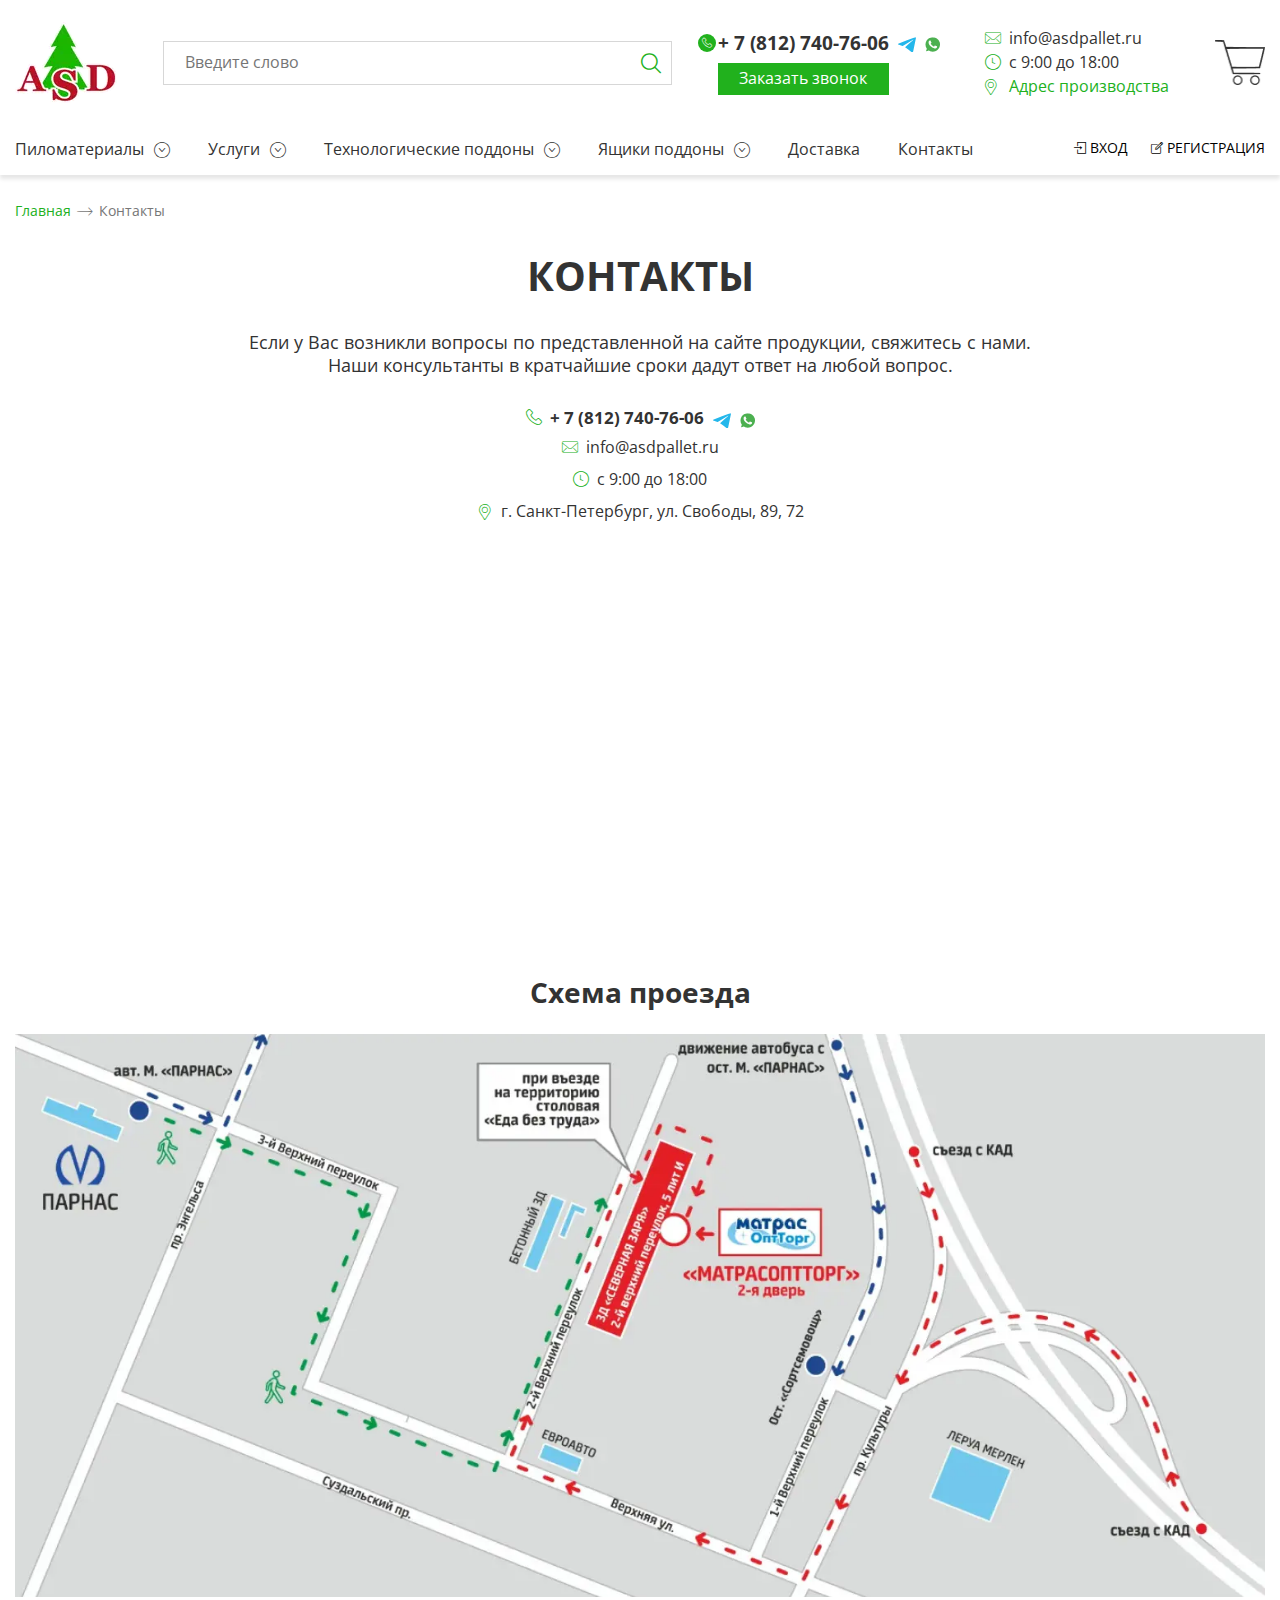
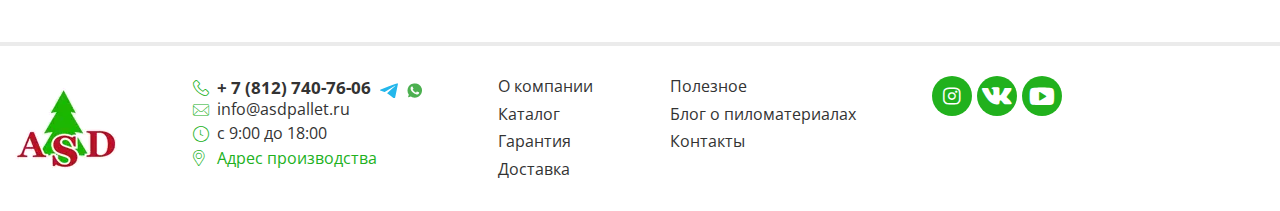
<file: contacts.html>
<!DOCTYPE html>
<html lang="ru">

<head>
	<title>Контакты</title>
	<meta charset="UTF-8">
	<meta name="format-detection" content="telephone=no">
	<!-- <style>body{opacity: 0;}</style> -->
	<link rel="stylesheet" href="css/style.min.css?_v=20230530133809">
	<!-- <meta name="robots" content="noindex, nofollow"> -->
	<meta name="viewport" content="width=device-width, initial-scale=1.0">
</head>

<body>
	<div class="wrapper">
		<header class="header">
			<div class="header__container">
				<div class="header__top top-header">
					<button type="button" class="menu__icon icon-menu"><span></span></button>
					<a href="" class="top-header__logo">
						<div class="top-header__img">
							<picture><source srcset="img/main/header/logo.webp" type="image/webp"><img src="img/main/header/logo.png" alt=""></picture>
						</div>
						<div class="top-header__name">Производство сухой и
							строганной доски</div>
					</a>
					<div class="top-header__search">
						<div class="top-header__inp">
							<input autocomplete="off" type="text" name="form[]" placeholder="Введите слово" class="top-header__input">
							<a href="" class="top-header__searchlink _icon-search"></a>
						</div>
						<button type="button" class="top-header__button _icon-search"></button>
					</div>
					<div class="top-header__contacts contacts-header">
						<div class="contacts-header__contacts">
							<a href="tel:88127407606" class="contacts-header__tel">+ 7 (812) 740-76-06</a>
							<button type="button" class="contacts-header__button">Заказать звонок</button>
						</div>
						<a href="" class="contacts-header__telegramm">
							<img src="img/icons/telegramm.svg" alt="">
						</a>
						<a href="" class="contacts-header__whatsup">
							<img src="img/icons/whats-menu (2).svg" alt="">
						</a>
					</div>
					<div class="top-header__info info-header">
						<a href="mailto:info@asdpallet.ru" class="info-header__mail _icon-letter">info@asdpallet.ru</a>
						<time class="info-header__time _icon-clock">с 9:00 до 18:00</time>
						<a href="" class="info-header__adress _icon-location">Адрес производства</a>
					</div>
					<div class="top-header__carts">
						<a href="" class="top-header__cart">
							<picture><source srcset="img/main/header/cart.webp" type="image/webp"><img src="img/main/header/cart.png" alt=""></picture>
						</a>
						<div class="top-header__value">0</div>
					</div>
				</div>
				<div class="header__bottom bottom-header">
					<div class="bottom-header__menu menu">
						<nav class="menu__body">
							<ul class="menu__list">
								<li class="menu__item menu__item_submenu"><a href="" class="menu__link menu__link_open _icon-arrow-down-menu">Пиломатериалы</a>
									<div class="menu__submenu">
										<button type="button" class="menu__close _icon-close"></button>
										<ul class="menu__sublist1">
											<li class="menu__subitem1"><a href="" class="menu__sublink">Доски обрезные сухие</a>
											<li class="menu__subitem1"><a href="" class="menu__sublink">Доски сухие строганные</a>
											<li class="menu__subitem1"><a href="" class="menu__sublink">Имитация бруса и бревна</a>
											<li class="menu__subitem1"><a href="" class="menu__sublink">Брусок сухой строганный</a>
											<li class="menu__subitem1"><a href="" class="menu__sublink">Рейка сухая строганная</a>
											<li class="menu__subitem1"><a href="" class="menu__sublink">Шпунт (доска пола)</a>
											<li class="menu__subitem1"><a href="" class="menu__sublink">Доска террасная</a>
											<li class="menu__subitem1"><a href="" class="menu__sublink">Доска сухая строганная
													завальцованная</a>
										</ul>
										<button type="button" class="menu__back _icon-arrow-left">Вернуться в меню</button>
									</div>

								</li>
								<li class="menu__item"><a href="" class="menu__link _icon-arrow-down-menu">Услуги</a></li>
								<li class="menu__item menu__item_spollers"><a href="" class="menu__link menu__link_open2 _icon-arrow-down-menu">Технологические поддоны</a>
									<ul class="menu__sublist2">
										<li class="menu__subitem1"><a href="" class="menu__sublink">Поддоны 1</a>
										<li class="menu__subitem1"><a href="" class="menu__sublink">Поддоны 2</a>
									</ul>
								</li>
								<li class="menu__item"><a href="" class="menu__link _icon-arrow-down-menu">Ящики поддоны</a></li>
								<li class="menu__item"><a href="" class="menu__link">Доставка</a></li>
								<li class="menu__item"><a href="" class="menu__link">Контакты</a></li>
							</ul>
						</nav>
					</div>
					<div class="bottom-header__register">
						<a href="" class="bottom-header__enter _icon-exit">ВХОД</a>
						<a href="" class="bottom-header__reg _icon-register">регистрация</a>
					</div>
				</div>
			</div>
		</header>
		<main class="contacts">
			<section class="contacts__main main-contacts">
				<div class="main-contacts__container">
					<div class="main-contacts__breadcrumbs breadcrumbs">
						<ul class="breadcrumbs__items">
							<li class="breadcrumbs__item">
								<a href="" class="breadcrumbs__link">Главная</a>
							</li>
							<li class="breadcrumbs__item _icon-arrow-left">Контакты</li>
						</ul>
					</div>
					<h2 class="main-contacts__title title">Контакты</h2>
					<div class="main-contacts__text text">
						Если у Вас возникли вопросы по представленной на сайте продукции, свяжитесь с нами. Наши консультанты
						в кратчайшие сроки дадут ответ на любой вопрос.
					</div>
					<div class="main-contacts__contacts">
						<div class="top-header__contacts contacts-header">
							<div class="contacts-header__contacts">
								<a href="tel:88127407606" class="contacts-header__tel _icon-phone">+ 7 (812) 740-76-06</a>
							</div>
							<a href="" class="contacts-header__telegramm">
								<img src="img/icons/telegramm.svg" alt="">
							</a>
							<a href="" class="contacts-header__whatsup">
								<img src="img/icons/whats-menu (2).svg" alt="">
							</a>
						</div>
						<div class="top-header__info info-header">
							<a href="mailto:info@asdpallet.ru" class="info-header__mail _icon-letter">info@asdpallet.ru</a>
							<time class="info-header__time _icon-clock">с 9:00 до 18:00</time>
							<div class="info-header__adress _icon-location">г. Санкт-Петербург, ул. Свободы, 89, 72</div>
						</div>
					</div>
				</div>
			</section>
			<div class="contacts__map map-contacts">
				<iframe src="https://yandex.ru/map-widget/v1/?um=constructor%3Ab0bf1306d5d912a9fe9688a4c53a111aa6d633d444f79c4e0f17d429fff58e52&amp;source=constructor" frameborder="0"></iframe>
			</div>
			<section class="contacts__plan plan-contacts">
				<div class="plan-contacts__container">
					<div class="plan-contacts__title">Схема проезда</div>
					<div class="plan-contacts__plan">
						<picture><source srcset="img/contacts/map.webp" type="image/webp"><img src="img/contacts/map.jpg" alt=""></picture>
					</div>
				</div>
			</section>
			<section class="color__form form-page">
				<div class="form-page__container">
					<div class="form-page__title">Нужна помощь с выбором?</div>
					<form action="#" class="form-page__form">
						<div class="form-page__inputs">
							<div class="form-page__inp">
								<input autocomplete="off" type="text" name="form[]" placeholder="Ваше имя" class="form-page__input">
							</div>
							<div class="form-page__inp">
								<input autocomplete="off" type="text" name="form[]" placeholder="Телефон" class="form-page__input">
							</div>
						</div>
						<button type="submit" class="form-page__button">Заказать обратный звонок</button>

					</form>
				</div>
			</section>
		</main>
		<footer class="footer">
			<div class="footer__container">
				<a href="" class="top-header__logo">
					<div class="top-header__img">
						<picture><source srcset="img/main/header/logo.webp" type="image/webp"><img src="img/main/header/logo.png" alt=""></picture>
					</div>
					<div class="top-header__name">Производство сухой и
						строганной доски</div>
				</a>
				<div class="footer__contacts">
					<div class="top-header__contacts contacts-header">
						<div class="contacts-header__contacts">
							<a href="tel:88127407606" class="contacts-header__tel _icon-phone">+ 7 (812) 740-76-06</a>
						</div>
						<a href="" class="contacts-header__telegramm">
							<img src="img/icons/telegramm.svg" alt="">
						</a>
						<a href="" class="contacts-header__whatsup">
							<img src="img/icons/whats-menu (2).svg" alt="">
						</a>
					</div>
					<div class="top-header__info info-header">
						<a href="mailto:info@asdpallet.ru" class="info-header__mail _icon-letter">info@asdpallet.ru</a>
						<time class="info-header__time _icon-clock">с 9:00 до 18:00</time>
						<a href="" class="info-header__adress _icon-location">Адрес производства</a>
					</div>
				</div>
				<ul class="footer__list">
					<li class="footer__item">
						<a href="" class="footer__link">О компании</a>
					</li>
					<li class="footer__item">
						<a href="" class="footer__link">Каталог</a>
					</li>
					<li class="footer__item">
						<a href="" class="footer__link">Гарантия</a>
					</li>
					<li class="footer__item">
						<a href="" class="footer__link">Доставка</a>
					</li>
				</ul>
				<ul class="footer__list">
					<li class="footer__item">
						<a href="" class="footer__link">Полезное</a>
					</li>
					<li class="footer__item">
						<a href="" class="footer__link">Блог о пиломатериалах</a>
					</li>
					<li class="footer__item">
						<a href="" class="footer__link">Контакты</a>
					</li>
				</ul>
				<div class="footer__socials">
					<a href="" class="footer__social _icon-insta"></a>
					<a href="" class="footer__social _icon-vk"></a>
					<a href="" class="footer__social _icon-ytube"></a>
				</div>
			</div>
		</footer>
	</div>
	<!-- <div id="popup" aria-hidden="true" class="popup">
	<div class="popup__wrapper">
		<div class="popup__content">
			<button data-close type="button" class="popup__close">Закрыть</button>
			<div class="popup__text">
				Text
			</div>
		</div>
	</div>
</div> -->
	<script src="js/app.min.js?_v=20230530133809"></script>
</body>

</html>
</file>
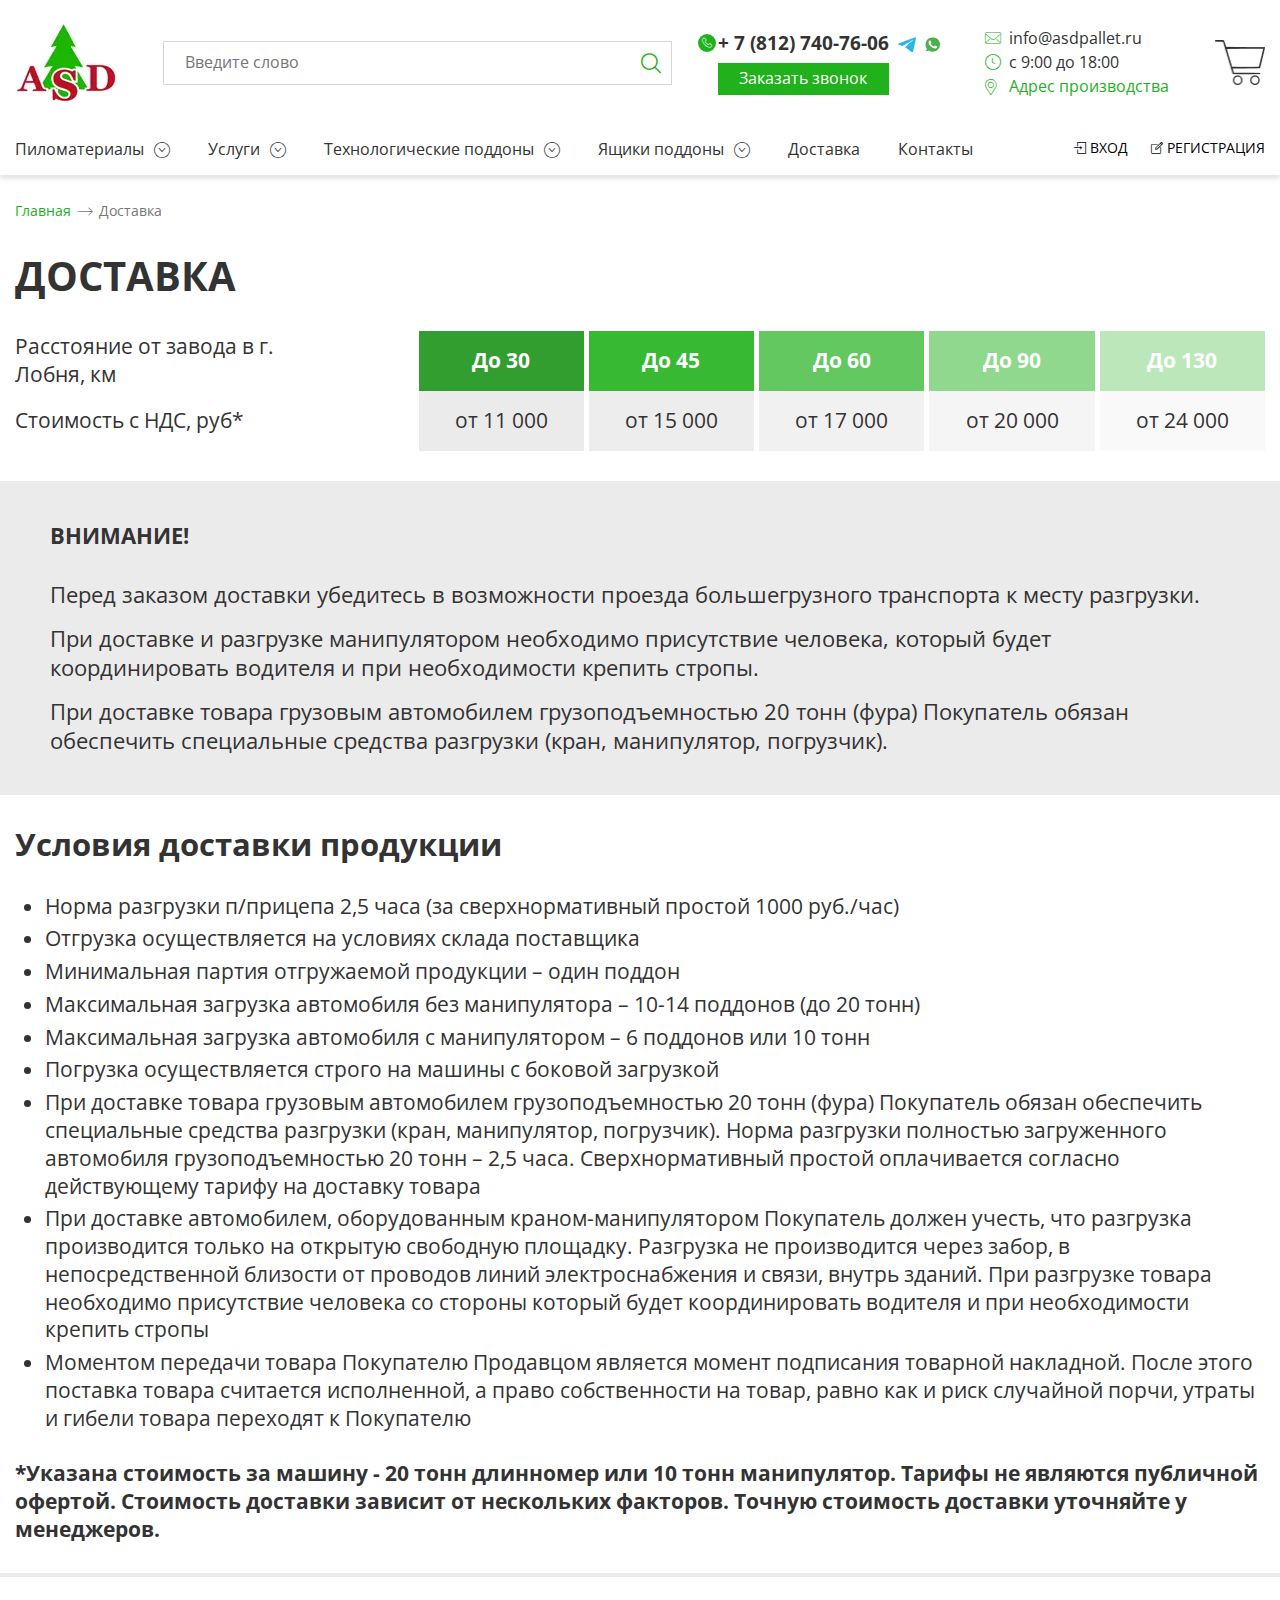
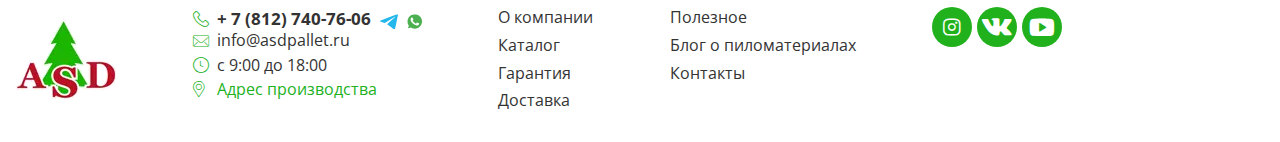
<file: delivery.html>
<!DOCTYPE html>
<html lang="ru">

<head>
	<title>Доставка</title>
	<meta charset="UTF-8">
	<meta name="format-detection" content="telephone=no">
	<!-- <style>body{opacity: 0;}</style> -->
	<link rel="stylesheet" href="css/style.min.css?_v=20230530133809">
	<!-- <meta name="robots" content="noindex, nofollow"> -->
	<meta name="viewport" content="width=device-width, initial-scale=1.0">
</head>

<body>
	<div class="wrapper">
		<header class="header">
			<div class="header__container">
				<div class="header__top top-header">
					<button type="button" class="menu__icon icon-menu"><span></span></button>
					<a href="" class="top-header__logo">
						<div class="top-header__img">
							<picture><source srcset="img/main/header/logo.webp" type="image/webp"><img src="img/main/header/logo.png" alt=""></picture>
						</div>
						<div class="top-header__name">Производство сухой и
							строганной доски</div>
					</a>
					<div class="top-header__search">
						<div class="top-header__inp">
							<input autocomplete="off" type="text" name="form[]" placeholder="Введите слово" class="top-header__input">
							<a href="" class="top-header__searchlink _icon-search"></a>
						</div>
						<button type="button" class="top-header__button _icon-search"></button>
					</div>
					<div class="top-header__contacts contacts-header">
						<div class="contacts-header__contacts">
							<a href="tel:88127407606" class="contacts-header__tel">+ 7 (812) 740-76-06</a>
							<button type="button" class="contacts-header__button">Заказать звонок</button>
						</div>
						<a href="" class="contacts-header__telegramm">
							<img src="img/icons/telegramm.svg" alt="">
						</a>
						<a href="" class="contacts-header__whatsup">
							<img src="img/icons/whats-menu (2).svg" alt="">
						</a>
					</div>
					<div class="top-header__info info-header">
						<a href="mailto:info@asdpallet.ru" class="info-header__mail _icon-letter">info@asdpallet.ru</a>
						<time class="info-header__time _icon-clock">с 9:00 до 18:00</time>
						<a href="" class="info-header__adress _icon-location">Адрес производства</a>
					</div>
					<div class="top-header__carts">
						<a href="" class="top-header__cart">
							<picture><source srcset="img/main/header/cart.webp" type="image/webp"><img src="img/main/header/cart.png" alt=""></picture>
						</a>
						<div class="top-header__value">0</div>
					</div>
				</div>
				<div class="header__bottom bottom-header">
					<div class="bottom-header__menu menu">
						<nav class="menu__body">
							<ul class="menu__list">
								<li class="menu__item menu__item_submenu"><a href="" class="menu__link menu__link_open _icon-arrow-down-menu">Пиломатериалы</a>
									<div class="menu__submenu">
										<button type="button" class="menu__close _icon-close"></button>
										<ul class="menu__sublist1">
											<li class="menu__subitem1"><a href="" class="menu__sublink">Доски обрезные сухие</a>
											<li class="menu__subitem1"><a href="" class="menu__sublink">Доски сухие строганные</a>
											<li class="menu__subitem1"><a href="" class="menu__sublink">Имитация бруса и бревна</a>
											<li class="menu__subitem1"><a href="" class="menu__sublink">Брусок сухой строганный</a>
											<li class="menu__subitem1"><a href="" class="menu__sublink">Рейка сухая строганная</a>
											<li class="menu__subitem1"><a href="" class="menu__sublink">Шпунт (доска пола)</a>
											<li class="menu__subitem1"><a href="" class="menu__sublink">Доска террасная</a>
											<li class="menu__subitem1"><a href="" class="menu__sublink">Доска сухая строганная
													завальцованная</a>
										</ul>
										<button type="button" class="menu__back _icon-arrow-left">Вернуться в меню</button>
									</div>

								</li>
								<li class="menu__item"><a href="" class="menu__link _icon-arrow-down-menu">Услуги</a></li>
								<li class="menu__item menu__item_spollers"><a href="" class="menu__link menu__link_open2 _icon-arrow-down-menu">Технологические поддоны</a>
									<ul class="menu__sublist2">
										<li class="menu__subitem1"><a href="" class="menu__sublink">Поддоны 1</a>
										<li class="menu__subitem1"><a href="" class="menu__sublink">Поддоны 2</a>
									</ul>
								</li>
								<li class="menu__item"><a href="" class="menu__link _icon-arrow-down-menu">Ящики поддоны</a></li>
								<li class="menu__item"><a href="" class="menu__link">Доставка</a></li>
								<li class="menu__item"><a href="" class="menu__link">Контакты</a></li>
							</ul>
						</nav>
					</div>
					<div class="bottom-header__register">
						<a href="" class="bottom-header__enter _icon-exit">ВХОД</a>
						<a href="" class="bottom-header__reg _icon-register">регистрация</a>
					</div>
				</div>
			</div>
		</header>
		<main class="delivery">
			<section class="delivery__main main-delivery">
				<div class="main-delivery__container">
					<div class="main-delivery__breadcrumbs breadcrumbs">
						<ul class="breadcrumbs__items">
							<li class="breadcrumbs__item">
								<a href="" class="breadcrumbs__link">Главная</a>
							</li>
							<li class="breadcrumbs__item _icon-arrow-left">Доставка
							</li>
						</ul>
					</div>
					<h2 class="main-delivery__title title">Доставка</h2>
					<div class="main-delivery__mobile mobile-delivery">
						<div class="mobile-delivery__title">Расстояние от завода в г. Лобня</div>
						<ul class="mobile-delivery__list">
							<li class="mobile-delivery__item">
								До 30 км - от 11 000 руб.
							</li>
							<li class="mobile-delivery__item">До 45 км - от 15 000 руб.</li>
							<li class="mobile-delivery__item">До 60 км - от 17 000 руб.</li>
							<li class="mobile-delivery__item">До 90 км - от 20 000 руб.</li>
							<li class="mobile-delivery__item">До 130 км - от 24 000 руб.</li>
						</ul>
					</div>
					<div class="main-delivery__delivery delivery">
						<div class="delivery__row">
							<div class="delivery__titles">
								<div class="delivery__title">Расстояние от завода в г. Лобня, км</div>
								<div class="delivery__title">Стоимость с НДС, руб*</div>
							</div>
							<div class="delivery__content content-delivery">
								<div class="content-delivery__item">
									<div class="content-delivery__top content-delivery__top_1">До 30</div>
									<div class="content-delivery__bottom content-delivery__bottom_1">от 11 000</div>
								</div>
								<div class="content-delivery__item">
									<div class="content-delivery__top content-delivery__top_2">До 45</div>
									<div class="content-delivery__bottom content-delivery__bottom_2">от 15 000</div>
								</div>
								<div class="content-delivery__item">
									<div class="content-delivery__top content-delivery__top_3">До 60</div>
									<div class="content-delivery__bottom content-delivery__bottom_3">от 17 000</div>
								</div>
								<div class="content-delivery__item">
									<div class="content-delivery__top content-delivery__top_4">До 90</div>
									<div class="content-delivery__bottom content-delivery__bottom_4">от 20 000</div>
								</div>
								<div class="content-delivery__item">
									<div class="content-delivery__top content-delivery__top_5">До 130</div>
									<div class="content-delivery__bottom content-delivery__bottom_5">от 24 000</div>
								</div>
							</div>
						</div>
					</div>
				</div>
			</section>
			<section class="delivery__attantion attantion">
				<div class="attantion__container">
					<h3 class="attantion__title">
						ВНИМАНИЕ!
					</h3>
					<div class="attantion__tetx">
						<p>Перед заказом доставки убедитесь в возможности проезда большегрузного транспорта к месту разгрузки.
						</p>
						<p>При доставке и разгрузке манипулятором необходимо присутствие человека, который будет
							координировать водителя и при необходимости крепить стропы.</p>
						<p>При доставке товара грузовым автомобилем грузоподъемностью 20 тонн (фура) Покупатель обязан
							обеспечить специальные средства разгрузки (кран, манипулятор, погрузчик).</p>
					</div>
				</div>
			</section>
			<section class="delivery__conditions conditions">
				<div class="conditions__container">
					<div class="conditions__title">Условия доставки продукции</div>
					<ul class="conditions__list">
						<li class="conditions__item">
							Норма разгрузки п/прицепа 2,5 часа (за сверхнормативный простой 1000 руб./час)
						</li>
						<li class="conditions__item">Отгрузка осуществляется на условиях склада поставщика</li>
						<li class="conditions__item">Минимальная партия отгружаемой продукции – один поддон</li>
						<li class="conditions__item">Максимальная загрузка автомобиля без манипулятора – 10-14 поддонов (до 20
							тонн)</li>
						<li class="conditions__item">Максимальная загрузка автомобиля с манипулятором – 6 поддонов или 10 тонн
						</li>
						<li class="conditions__item">Погрузка осуществляется строго на машины с боковой загрузкой</li>
						<li class="conditions__item">При доставке товара грузовым автомобилем грузоподъемностью 20 тонн (фура)
							Покупатель обязан
							обеспечить специальные средства разгрузки (кран, манипулятор, погрузчик). Норма разгрузки полностью
							загруженного автомобиля грузоподъемностью 20 тонн – 2,5 часа. Сверхнормативный простой оплачивается
							согласно действующему тарифу на доставку товара</li>
						<li class="conditions__item">При доставке автомобилем, оборудованным краном-манипулятором Покупатель
							должен учесть, что
							разгрузка производится только на открытую свободную площадку. Разгрузка не производится через
							забор, в непосредственной близости от проводов линий электроснабжения и связи, внутрь зданий. При
							разгрузке товара необходимо присутствие человека со стороны который будет координировать водителя и
							при необходимости крепить стропы</li>
						<li class="conditions__item">Моментом передачи товара Покупателю Продавцом является момент подписания
							товарной накладной. После
							этого поставка товара считается исполненной, а право собственности на товар, равно как и риск
							случайной порчи, утраты и гибели товара переходят к Покупателю</li>
					</ul>
					<div class="conditions__subtext">*Указана стоимость за машину - 20 тонн длинномер или 10 тонн
						манипулятор. Тарифы не являются публичной офертой. Стоимость доставки зависит от нескольких факторов.
						Точную стоимость доставки уточняйте у менеджеров.</div>
				</div>
			</section>
		</main>
		<footer class="footer">
			<div class="footer__container">
				<a href="" class="top-header__logo">
					<div class="top-header__img">
						<picture><source srcset="img/main/header/logo.webp" type="image/webp"><img src="img/main/header/logo.png" alt=""></picture>
					</div>
					<div class="top-header__name">Производство сухой и
						строганной доски</div>
				</a>
				<div class="footer__contacts">
					<div class="top-header__contacts contacts-header">
						<div class="contacts-header__contacts">
							<a href="tel:88127407606" class="contacts-header__tel _icon-phone">+ 7 (812) 740-76-06</a>
						</div>
						<a href="" class="contacts-header__telegramm">
							<img src="img/icons/telegramm.svg" alt="">
						</a>
						<a href="" class="contacts-header__whatsup">
							<img src="img/icons/whats-menu (2).svg" alt="">
						</a>
					</div>
					<div class="top-header__info info-header">
						<a href="mailto:info@asdpallet.ru" class="info-header__mail _icon-letter">info@asdpallet.ru</a>
						<time class="info-header__time _icon-clock">с 9:00 до 18:00</time>
						<a href="" class="info-header__adress _icon-location">Адрес производства</a>
					</div>
				</div>
				<ul class="footer__list">
					<li class="footer__item">
						<a href="" class="footer__link">О компании</a>
					</li>
					<li class="footer__item">
						<a href="" class="footer__link">Каталог</a>
					</li>
					<li class="footer__item">
						<a href="" class="footer__link">Гарантия</a>
					</li>
					<li class="footer__item">
						<a href="" class="footer__link">Доставка</a>
					</li>
				</ul>
				<ul class="footer__list">
					<li class="footer__item">
						<a href="" class="footer__link">Полезное</a>
					</li>
					<li class="footer__item">
						<a href="" class="footer__link">Блог о пиломатериалах</a>
					</li>
					<li class="footer__item">
						<a href="" class="footer__link">Контакты</a>
					</li>
				</ul>
				<div class="footer__socials">
					<a href="" class="footer__social _icon-insta"></a>
					<a href="" class="footer__social _icon-vk"></a>
					<a href="" class="footer__social _icon-ytube"></a>
				</div>
			</div>
		</footer>
	</div>
	<!-- <div id="popup" aria-hidden="true" class="popup">
	<div class="popup__wrapper">
		<div class="popup__content">
			<button data-close type="button" class="popup__close">Закрыть</button>
			<div class="popup__text">
				Text
			</div>
		</div>
	</div>
</div> -->
	<script src="js/app.min.js?_v=20230530133809"></script>
</body>

</html>
</file>
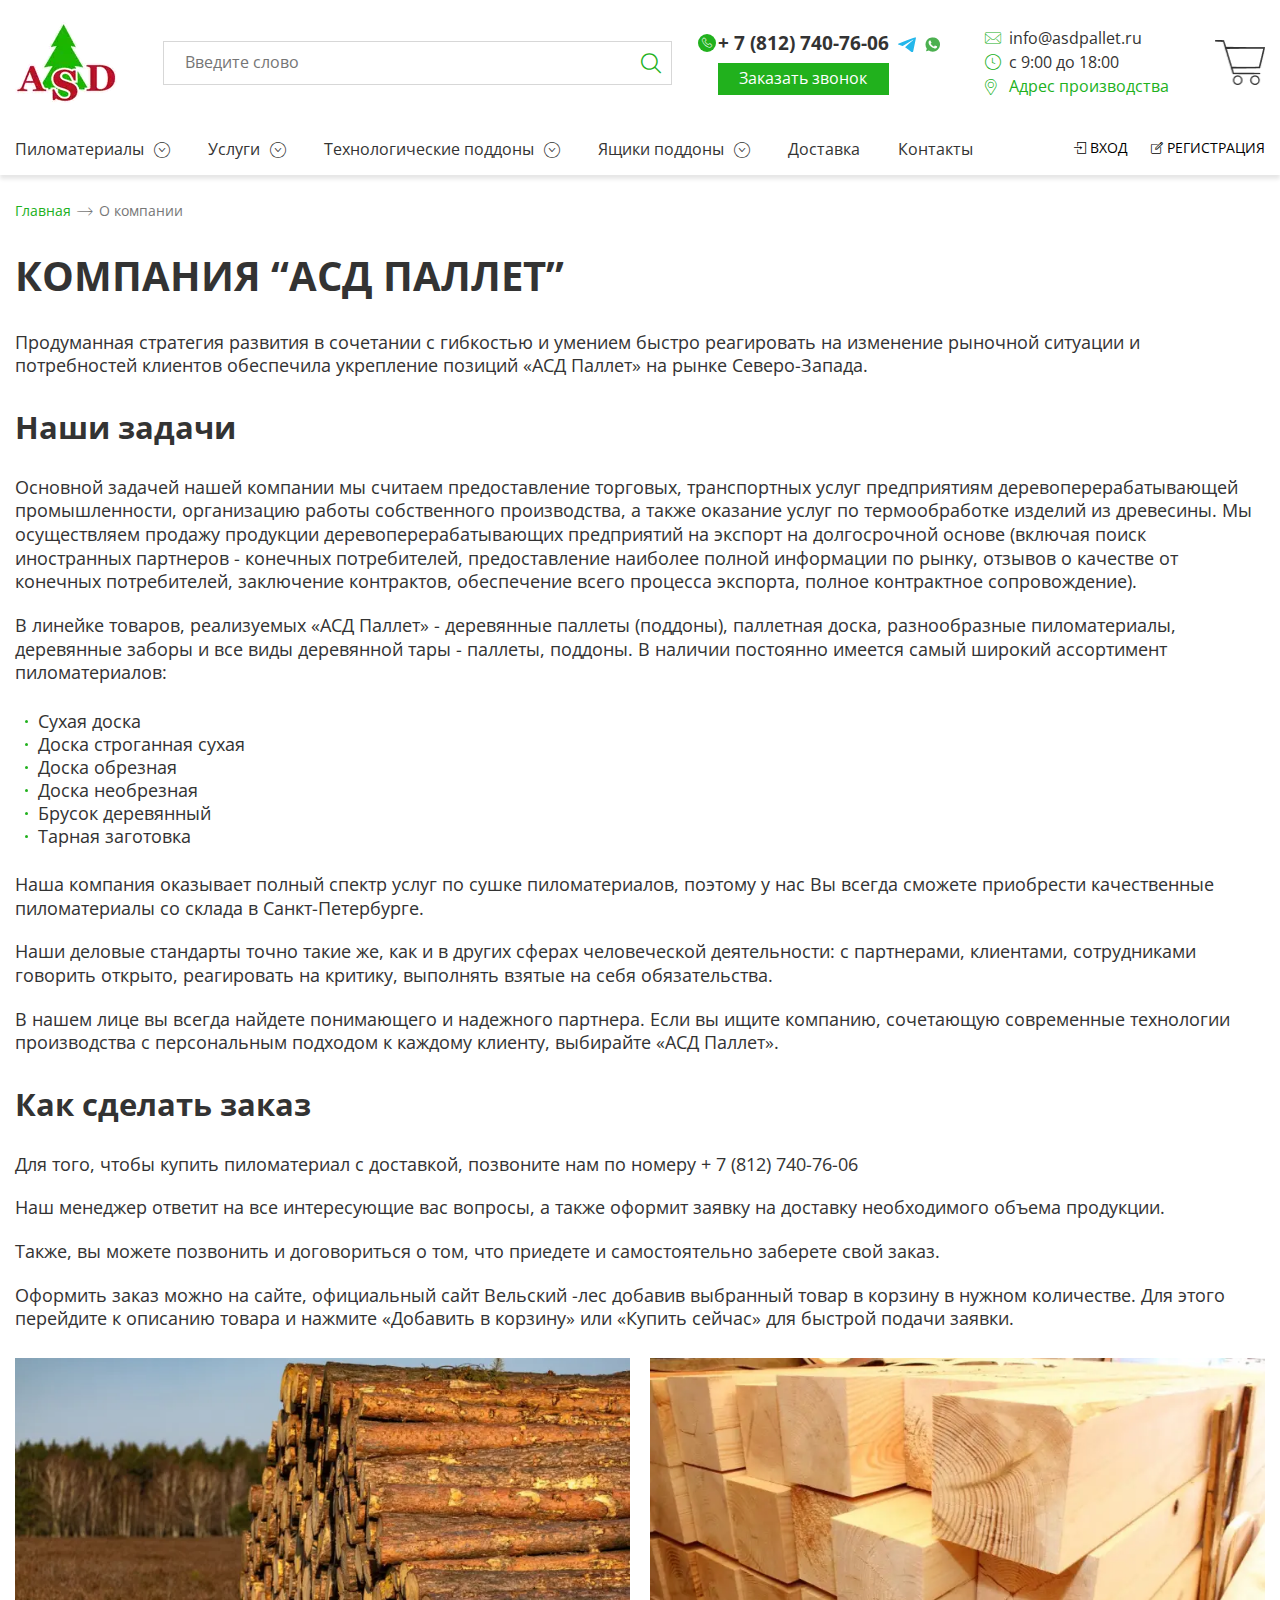
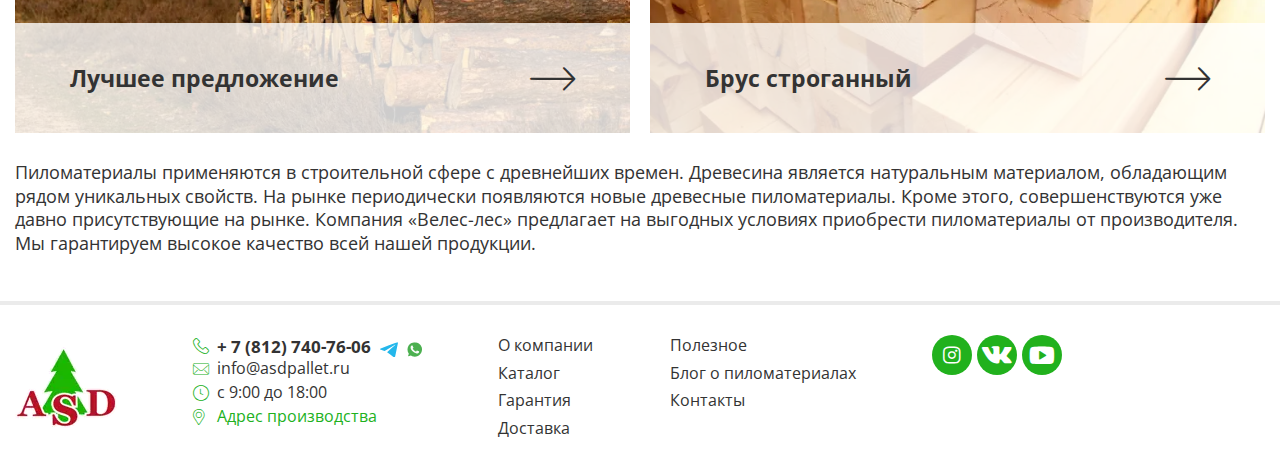
<file: info.html>
<!DOCTYPE html>
<html lang="ru">

<head>
	<title>О компании</title>
	<meta charset="UTF-8">
	<meta name="format-detection" content="telephone=no">
	<!-- <style>body{opacity: 0;}</style> -->
	<link rel="stylesheet" href="css/style.min.css?_v=20230530133809">
	<!-- <meta name="robots" content="noindex, nofollow"> -->
	<meta name="viewport" content="width=device-width, initial-scale=1.0">
</head>

<body>
	<div class="wrapper">
		<header class="header">
			<div class="header__container">
				<div class="header__top top-header">
					<button type="button" class="menu__icon icon-menu"><span></span></button>
					<a href="" class="top-header__logo">
						<div class="top-header__img">
							<picture><source srcset="img/main/header/logo.webp" type="image/webp"><img src="img/main/header/logo.png" alt=""></picture>
						</div>
						<div class="top-header__name">Производство сухой и
							строганной доски</div>
					</a>
					<div class="top-header__search">
						<div class="top-header__inp">
							<input autocomplete="off" type="text" name="form[]" placeholder="Введите слово" class="top-header__input">
							<a href="" class="top-header__searchlink _icon-search"></a>
						</div>
						<button type="button" class="top-header__button _icon-search"></button>
					</div>
					<div class="top-header__contacts contacts-header">
						<div class="contacts-header__contacts">
							<a href="tel:88127407606" class="contacts-header__tel">+ 7 (812) 740-76-06</a>
							<button type="button" class="contacts-header__button">Заказать звонок</button>
						</div>
						<a href="" class="contacts-header__telegramm">
							<img src="img/icons/telegramm.svg" alt="">
						</a>
						<a href="" class="contacts-header__whatsup">
							<img src="img/icons/whats-menu (2).svg" alt="">
						</a>
					</div>
					<div class="top-header__info info-header">
						<a href="mailto:info@asdpallet.ru" class="info-header__mail _icon-letter">info@asdpallet.ru</a>
						<time class="info-header__time _icon-clock">с 9:00 до 18:00</time>
						<a href="" class="info-header__adress _icon-location">Адрес производства</a>
					</div>
					<div class="top-header__carts">
						<a href="" class="top-header__cart">
							<picture><source srcset="img/main/header/cart.webp" type="image/webp"><img src="img/main/header/cart.png" alt=""></picture>
						</a>
						<div class="top-header__value">0</div>
					</div>
				</div>
				<div class="header__bottom bottom-header">
					<div class="bottom-header__menu menu">
						<nav class="menu__body">
							<ul class="menu__list">
								<li class="menu__item menu__item_submenu"><a href="" class="menu__link menu__link_open _icon-arrow-down-menu">Пиломатериалы</a>
									<div class="menu__submenu">
										<button type="button" class="menu__close _icon-close"></button>
										<ul class="menu__sublist1">
											<li class="menu__subitem1"><a href="" class="menu__sublink">Доски обрезные сухие</a>
											<li class="menu__subitem1"><a href="" class="menu__sublink">Доски сухие строганные</a>
											<li class="menu__subitem1"><a href="" class="menu__sublink">Имитация бруса и бревна</a>
											<li class="menu__subitem1"><a href="" class="menu__sublink">Брусок сухой строганный</a>
											<li class="menu__subitem1"><a href="" class="menu__sublink">Рейка сухая строганная</a>
											<li class="menu__subitem1"><a href="" class="menu__sublink">Шпунт (доска пола)</a>
											<li class="menu__subitem1"><a href="" class="menu__sublink">Доска террасная</a>
											<li class="menu__subitem1"><a href="" class="menu__sublink">Доска сухая строганная
													завальцованная</a>
										</ul>
										<button type="button" class="menu__back _icon-arrow-left">Вернуться в меню</button>
									</div>

								</li>
								<li class="menu__item"><a href="" class="menu__link _icon-arrow-down-menu">Услуги</a></li>
								<li class="menu__item menu__item_spollers"><a href="" class="menu__link menu__link_open2 _icon-arrow-down-menu">Технологические поддоны</a>
									<ul class="menu__sublist2">
										<li class="menu__subitem1"><a href="" class="menu__sublink">Поддоны 1</a>
										<li class="menu__subitem1"><a href="" class="menu__sublink">Поддоны 2</a>
									</ul>
								</li>
								<li class="menu__item"><a href="" class="menu__link _icon-arrow-down-menu">Ящики поддоны</a></li>
								<li class="menu__item"><a href="" class="menu__link">Доставка</a></li>
								<li class="menu__item"><a href="" class="menu__link">Контакты</a></li>
							</ul>
						</nav>
					</div>
					<div class="bottom-header__register">
						<a href="" class="bottom-header__enter _icon-exit">ВХОД</a>
						<a href="" class="bottom-header__reg _icon-register">регистрация</a>
					</div>
				</div>
			</div>
		</header>
		<main class="info">
			<section class="info__main main-info">
				<div class="main-info__container">
					<div class="main-info__breadcrumbs breadcrumbs">
						<ul class="breadcrumbs__items">
							<li class="breadcrumbs__item">
								<a href="" class="breadcrumbs__link">Главная</a>
							</li>
							<li class="breadcrumbs__item _icon-arrow-left">О компании
							</li>
						</ul>
					</div>
					<h2 class="main-info__title title">компания “АСД Паллет”</h2>
					<div class="main-info__text">
						<p>Продуманная стратегия развития в сочетании с гибкостью и умением быстро реагировать на изменение
							рыночной ситуации и потребностей клиентов обеспечила укрепление позиций «АСД Паллет» на рынке
							Северо-Запада.</p>
					</div>
					<h3 class="main-info__subtitle subtitle">Наши задачи</h3>
					<div class="main-info__text">
						<p>Основной задачей нашей компании мы считаем предоставление торговых, транспортных услуг предприятиям
							деревоперерабатывающей промышленности, организацию работы собственного производства, а также
							оказание
							услуг по термообработке изделий из древесины. Мы осуществляем продажу продукции
							деревоперерабатывающих
							предприятий на экспорт на долгосрочной основе (включая поиск иностранных партнеров - конечных
							потребителей, предоставление наиболее полной информации по рынку, отзывов о качестве от конечных
							потребителей, заключение контрактов, обеспечение всего процесса экспорта, полное контрактное
							сопровождение).</p>
						<p>В линейке товаров, реализуемых «АСД Паллет» - деревянные паллеты (поддоны), паллетная доска,
							разнообразные пиломатериалы, деревянные заборы и все виды деревянной тары - паллеты, поддоны. В
							наличии постоянно имеется самый широкий ассортимент пиломатериалов:</p>
					</div>
					<ul class="main-info__list">
						<li class="main-info__item">Сухая доска</li>
						<li class="main-info__item">Доска строганная сухая</li>
						<li class="main-info__item">Доска обрезная</li>
						<li class="main-info__item">Доска необрезная</li>
						<li class="main-info__item">Брусок деревянный</li>
						<li class="main-info__item">Тарная заготовка</li>
					</ul>
					<div class="main-info__text">
						<p>Наша компания оказывает полный спектр услуг по сушке пиломатериалов, поэтому у нас Вы всегда
							сможете
							приобрести качественные пиломатериалы со склада в Санкт-Петербурге.</p>
						<p>Наши деловые стандарты точно такие же, как и в других сферах человеческой деятельности: с
							партнерами,
							клиентами, сотрудниками говорить открыто, реагировать на критику, выполнять взятые на себя
							обязательства.</p>
						<p>В нашем лице вы всегда найдете понимающего и надежного партнера. Если вы ищите компанию, сочетающую
							современные технологии производства с персональным подходом к каждому клиенту, выбирайте «АСД
							Паллет».</p>
					</div>
					<h3 class="main-info__subtitle subtitle">Как сделать заказ</h3>
					<div class="main-info__text">
						<p>Для того, чтобы купить пиломатериал с доставкой, позвоните нам по номеру + 7 (812) 740-76-06</p>
						<p>Наш менеджер ответит на все интересующие вас вопросы, а также оформит заявку на доставку
							необходимого
							объема продукции.</p>
						<p>Также, вы можете позвонить и договориться о том, что приедете и самостоятельно заберете свой заказ.
						</p>
						<p>Оформить заказ можно на сайте, официальный сайт Вельский -лес добавив выбранный товар в корзину в
							нужном количестве. Для этого перейдите к описанию товара и нажмите «Добавить в корзину» или «Купить
							сейчас» для быстрой подачи заявки.</p>
					</div>
				</div>
			</section>
			<div class="info__sales sales-info">
				<div class="sales-info__container">
					<div class="sales-info__links">
						<div class="sale-woods__row">
							<div class="sale-woods__item">
								<a href="" class="sale-woods__link">
									<picture><source srcset="img/catalog/image01.webp" type="image/webp"><img src="img/catalog/image01.jpg" alt=""></picture>
								</a>
								<a href="" class="sale-woods__sublink _icon-arrow-left">Лучшее предложение</a>
							</div>
							<div class="sale-woods__item">
								<a href="" class="sale-woods__link">
									<picture><source srcset="img/catalog/image02.webp" type="image/webp"><img src="img/catalog/image02.jpg" alt=""></picture>
								</a>
								<a href="" class="sale-woods__sublink _icon-arrow-left">Брус строганный</a>
							</div>
						</div>
					</div>
					<div class="sales-info__text">
						<p>Пиломатериалы применяются в строительной сфере с древнейших времен. Древесина является натуральным
							материалом, обладающим рядом уникальных свойств. На рынке периодически появляются новые древесные
							пиломатериалы. Кроме этого, совершенствуются уже давно присутствующие на рынке. Компания
							«Велес-лес» предлагает на выгодных условиях приобрести пиломатериалы от производителя. Мы
							гарантируем высокое качество всей нашей продукции.</p>
					</div>
				</div>
			</div>
		</main>
		<footer class="footer">
			<div class="footer__container">
				<a href="" class="top-header__logo">
					<div class="top-header__img">
						<picture><source srcset="img/main/header/logo.webp" type="image/webp"><img src="img/main/header/logo.png" alt=""></picture>
					</div>
					<div class="top-header__name">Производство сухой и
						строганной доски</div>
				</a>
				<div class="footer__contacts">
					<div class="top-header__contacts contacts-header">
						<div class="contacts-header__contacts">
							<a href="tel:88127407606" class="contacts-header__tel _icon-phone">+ 7 (812) 740-76-06</a>
						</div>
						<a href="" class="contacts-header__telegramm">
							<img src="img/icons/telegramm.svg" alt="">
						</a>
						<a href="" class="contacts-header__whatsup">
							<img src="img/icons/whats-menu (2).svg" alt="">
						</a>
					</div>
					<div class="top-header__info info-header">
						<a href="mailto:info@asdpallet.ru" class="info-header__mail _icon-letter">info@asdpallet.ru</a>
						<time class="info-header__time _icon-clock">с 9:00 до 18:00</time>
						<a href="" class="info-header__adress _icon-location">Адрес производства</a>
					</div>
				</div>
				<ul class="footer__list">
					<li class="footer__item">
						<a href="" class="footer__link">О компании</a>
					</li>
					<li class="footer__item">
						<a href="" class="footer__link">Каталог</a>
					</li>
					<li class="footer__item">
						<a href="" class="footer__link">Гарантия</a>
					</li>
					<li class="footer__item">
						<a href="" class="footer__link">Доставка</a>
					</li>
				</ul>
				<ul class="footer__list">
					<li class="footer__item">
						<a href="" class="footer__link">Полезное</a>
					</li>
					<li class="footer__item">
						<a href="" class="footer__link">Блог о пиломатериалах</a>
					</li>
					<li class="footer__item">
						<a href="" class="footer__link">Контакты</a>
					</li>
				</ul>
				<div class="footer__socials">
					<a href="" class="footer__social _icon-insta"></a>
					<a href="" class="footer__social _icon-vk"></a>
					<a href="" class="footer__social _icon-ytube"></a>
				</div>
			</div>
		</footer>
	</div>
	<!-- <div id="popup" aria-hidden="true" class="popup">
	<div class="popup__wrapper">
		<div class="popup__content">
			<button data-close type="button" class="popup__close">Закрыть</button>
			<div class="popup__text">
				Text
			</div>
		</div>
	</div>
</div> -->
	<script src="js/app.min.js?_v=20230530133809"></script>
</body>

</html>
</file>
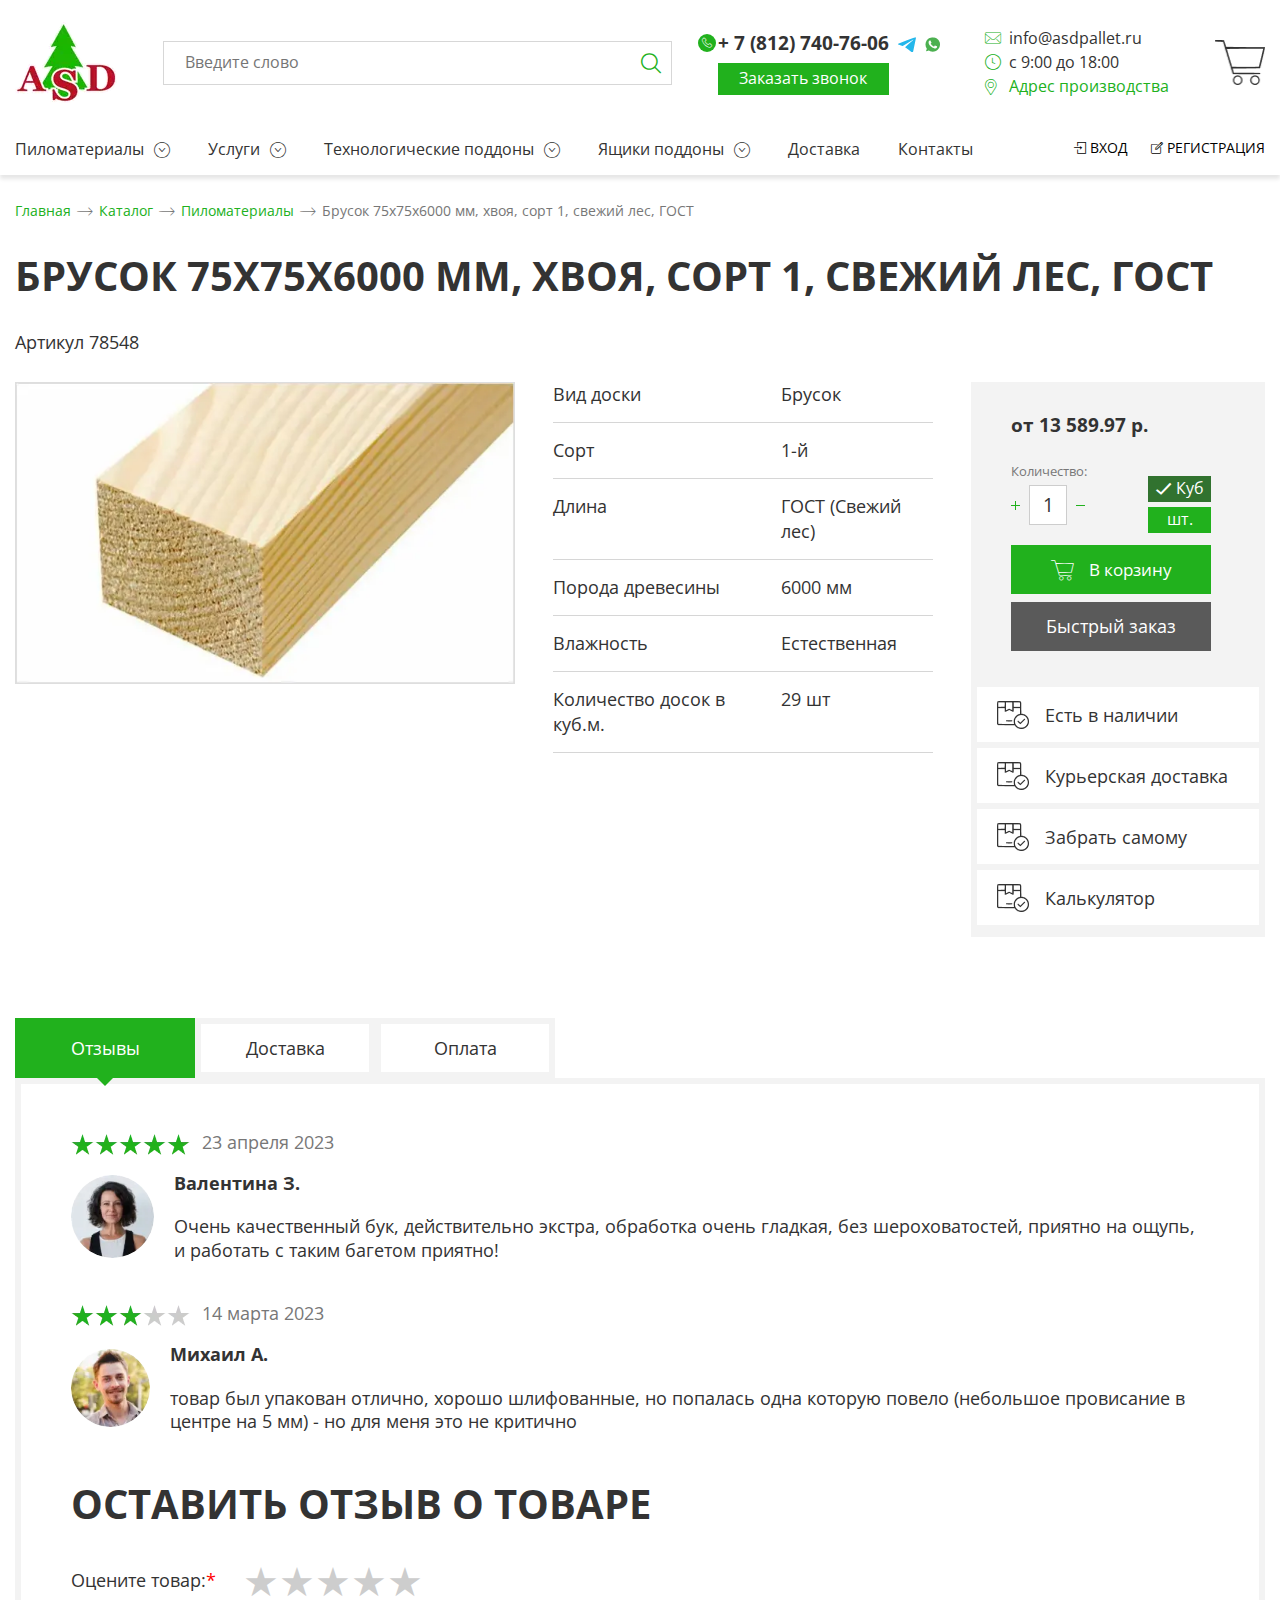
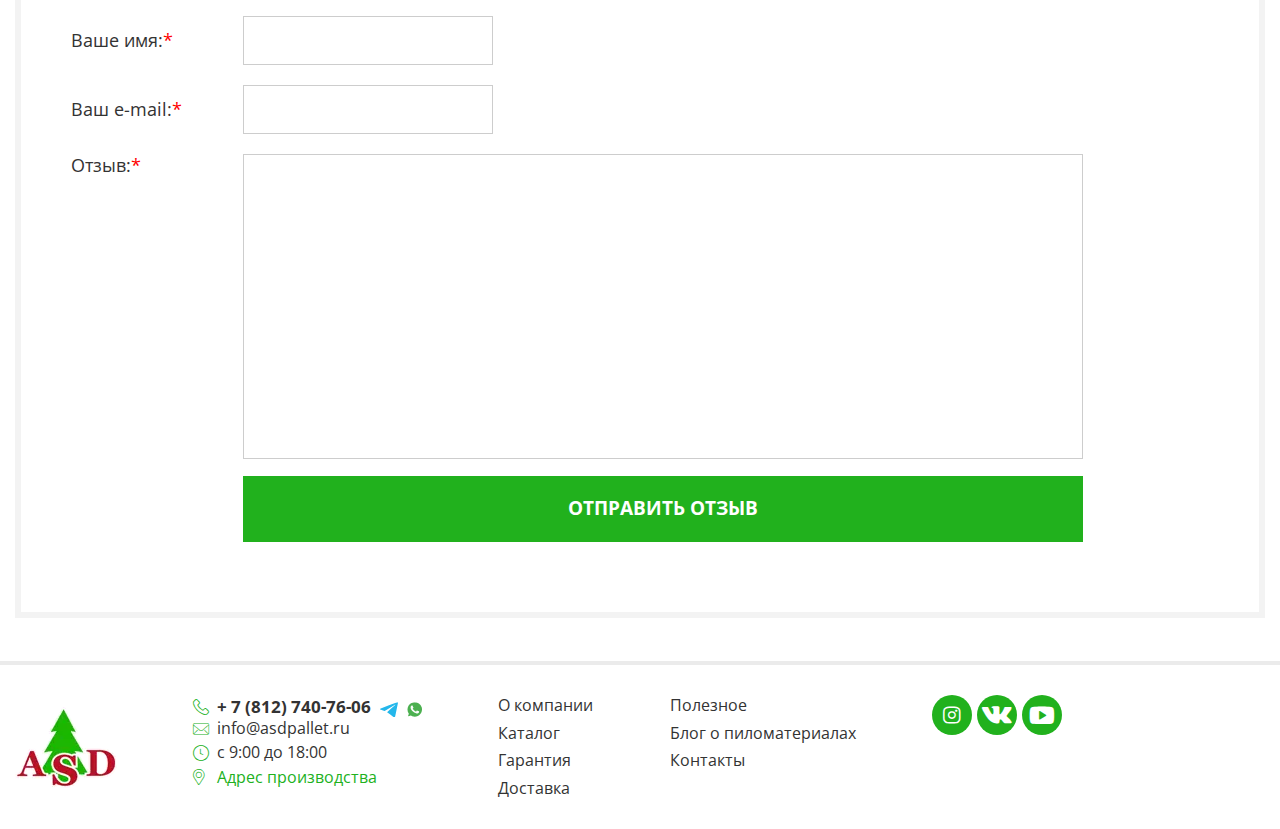
<file: product.html>
<!DOCTYPE html>
<html lang="ru">

<head>
	<title>Брусок 75х75х6000 мм, хвоя, сорт 1, свежий лес, ГОСТ</title>
	<meta charset="UTF-8">
	<meta name="format-detection" content="telephone=no">
	<!-- <style>body{opacity: 0;}</style> -->
	<link rel="stylesheet" href="css/style.min.css?_v=20230530133809">
	<!-- <meta name="robots" content="noindex, nofollow"> -->
	<meta name="viewport" content="width=device-width, initial-scale=1.0">
</head>

<body>
	<div class="wrapper">
		<header class="header">
			<div class="header__container">
				<div class="header__top top-header">
					<button type="button" class="menu__icon icon-menu"><span></span></button>
					<a href="" class="top-header__logo">
						<div class="top-header__img">
							<picture><source srcset="img/main/header/logo.webp" type="image/webp"><img src="img/main/header/logo.png" alt=""></picture>
						</div>
						<div class="top-header__name">Производство сухой и
							строганной доски</div>
					</a>
					<div class="top-header__search">
						<div class="top-header__inp">
							<input autocomplete="off" type="text" name="form[]" placeholder="Введите слово" class="top-header__input">
							<a href="" class="top-header__searchlink _icon-search"></a>
						</div>
						<button type="button" class="top-header__button _icon-search"></button>
					</div>
					<div class="top-header__contacts contacts-header">
						<div class="contacts-header__contacts">
							<a href="tel:88127407606" class="contacts-header__tel">+ 7 (812) 740-76-06</a>
							<button type="button" class="contacts-header__button">Заказать звонок</button>
						</div>
						<a href="" class="contacts-header__telegramm">
							<img src="img/icons/telegramm.svg" alt="">
						</a>
						<a href="" class="contacts-header__whatsup">
							<img src="img/icons/whats-menu (2).svg" alt="">
						</a>
					</div>
					<div class="top-header__info info-header">
						<a href="mailto:info@asdpallet.ru" class="info-header__mail _icon-letter">info@asdpallet.ru</a>
						<time class="info-header__time _icon-clock">с 9:00 до 18:00</time>
						<a href="" class="info-header__adress _icon-location">Адрес производства</a>
					</div>
					<div class="top-header__carts">
						<a href="" class="top-header__cart">
							<picture><source srcset="img/main/header/cart.webp" type="image/webp"><img src="img/main/header/cart.png" alt=""></picture>
						</a>
						<div class="top-header__value">0</div>
					</div>
				</div>
				<div class="header__bottom bottom-header">
					<div class="bottom-header__menu menu">
						<nav class="menu__body">
							<ul class="menu__list">
								<li class="menu__item menu__item_submenu"><a href="" class="menu__link menu__link_open _icon-arrow-down-menu">Пиломатериалы</a>
									<div class="menu__submenu">
										<button type="button" class="menu__close _icon-close"></button>
										<ul class="menu__sublist1">
											<li class="menu__subitem1"><a href="" class="menu__sublink">Доски обрезные сухие</a>
											<li class="menu__subitem1"><a href="" class="menu__sublink">Доски сухие строганные</a>
											<li class="menu__subitem1"><a href="" class="menu__sublink">Имитация бруса и бревна</a>
											<li class="menu__subitem1"><a href="" class="menu__sublink">Брусок сухой строганный</a>
											<li class="menu__subitem1"><a href="" class="menu__sublink">Рейка сухая строганная</a>
											<li class="menu__subitem1"><a href="" class="menu__sublink">Шпунт (доска пола)</a>
											<li class="menu__subitem1"><a href="" class="menu__sublink">Доска террасная</a>
											<li class="menu__subitem1"><a href="" class="menu__sublink">Доска сухая строганная
													завальцованная</a>
										</ul>
										<button type="button" class="menu__back _icon-arrow-left">Вернуться в меню</button>
									</div>

								</li>
								<li class="menu__item"><a href="" class="menu__link _icon-arrow-down-menu">Услуги</a></li>
								<li class="menu__item menu__item_spollers"><a href="" class="menu__link menu__link_open2 _icon-arrow-down-menu">Технологические поддоны</a>
									<ul class="menu__sublist2">
										<li class="menu__subitem1"><a href="" class="menu__sublink">Поддоны 1</a>
										<li class="menu__subitem1"><a href="" class="menu__sublink">Поддоны 2</a>
									</ul>
								</li>
								<li class="menu__item"><a href="" class="menu__link _icon-arrow-down-menu">Ящики поддоны</a></li>
								<li class="menu__item"><a href="" class="menu__link">Доставка</a></li>
								<li class="menu__item"><a href="" class="menu__link">Контакты</a></li>
							</ul>
						</nav>
					</div>
					<div class="bottom-header__register">
						<a href="" class="bottom-header__enter _icon-exit">ВХОД</a>
						<a href="" class="bottom-header__reg _icon-register">регистрация</a>
					</div>
				</div>
			</div>
		</header>
		<main class="product">
			<section class="product__main main-product">
				<div class="main-product__container">
					<div class="main-product__breadcrumbs breadcrumbs">
						<ul class="breadcrumbs__items">
							<li class="breadcrumbs__item">
								<a href="" class="breadcrumbs__link">Главная</a>
							</li>
							<li class="breadcrumbs__item _icon-arrow-left">
								<a href="" class="breadcrumbs__link">Каталог</a>
							</li>
							<li class="breadcrumbs__item _icon-arrow-left">
								<a href="" class="breadcrumbs__link">Пиломатериалы</a>
							</li>
							<li class="breadcrumbs__item _icon-arrow-left">Брусок 75х75х6000 мм, хвоя, сорт 1, свежий лес, ГОСТ
							</li>
						</ul>
					</div>
					<h2 class="main-product__title title">Брусок 75х75х6000 мм, хвоя, сорт 1, свежий лес, ГОСТ</h2>
					<div class="main-product__subtitle">Артикул 78548</div>
					<div class="main-product__row">
						<div class="main-product__img">
							<picture><source srcset="img/product/main/image.webp" type="image/webp"><img src="img/product/main/image.jpg" alt=""></picture>
						</div>
						<div class="main-product__info info-product">
							<div class="info-product__item">
								<div class="info-product__label">
									Вид доски
								</div>
								<div class="info-product__text">
									Брусок
								</div>
							</div>
							<div class="info-product__item">
								<div class="info-product__label">Сорт</div>
								<div class="info-product__text">1-й</div>
							</div>
							<div class="info-product__item">
								<div class="info-product__label">Длина</div>
								<div class="info-product__text">ГОСТ (Свежий лес)</div>
							</div>
							<div class="info-product__item">
								<div class="info-product__label">Порода древесины</div>
								<div class="info-product__text">6000 мм</div>
							</div>
							<div class="info-product__item">
								<div class="info-product__label">Влажность</div>
								<div class="info-product__text">Естественная</div>
							</div>
							<div class="info-product__item">
								<div class="info-product__label">Количество досок в куб.м.</div>
								<div class="info-product__text">29 шт</div>
							</div>
						</div>
						<div class="main-product__actions actions-product">
							<div class="actions-product__top">
								<div class="actions-product__price"><span>от</span> 13 589.97 <span>р.</span></div>
								<div class="actions-product__quantity quantity-product">
									<div class="quantity-product__column">
										<div class="quantity-product__label">Количество:</div>
										<div class="quantity-product__quantity quantity">
											<button type="button" class="quantity__button quantity__button_plus"></button>
											<div class="quantity__input">
												<input autocomplete="off" type="text" name="form[]" value="1" class="quantity__inp">
											</div>
											<button type="button" class="quantity__button quantity__button_minus"></button>
										</div>
									</div>
									<div class="quantity-product__column">
										<button type="button" class="quantity-product__check _icon-ok check">Куб</button>
										<button type="button" class="quantity-product__check">шт.</button>
									</div>
								</div>
								<div class="actions-product__incart">
									<a href="" class="products-page__link _icon-cart">В корзину</a>
									<a href="" class="actions-product__quicklink">Быстрый заказ</a>
								</div>
							</div>
							<div class="actions-product__bottom">
								<div class="actions-product__wrapperlink">
									<a href="" class="actions-product__link">Есть в наличии</a>
								</div>
								<div class="actions-product__wrapperlink">
									<a href="" class="actions-product__link">Курьерская доставка</a>
								</div>
								<div class="actions-product__wrapperlink">
									<a href="" class="actions-product__link">Забрать самому</a>
								</div>
								<div class="actions-product__wrapperlink">
									<a href="" class="actions-product__link">Калькулятор</a>
								</div>
							</div>
						</div>
					</div>
				</div>
			</section>
			<div class="product__feedback feedback">
				<div class="feedback__container">
					<div data-tabs="600" class="feedback__tabs tabs">
						<nav data-tabs-titles class="tabs__navigation">
							<button type="button" class="tabs__title _tab-active">Отзывы</button>
							<button type="button" class="tabs__title">Доставка</button>
							<button type="button" class="tabs__title">Оплата</button>
						</nav>
						<div data-tabs-body class="tabs__content">
							<div class="tabs__body">
								<div class="tabs__content content-tabs">
									<div class="content-tabs__feed feed">
										<div class="feed__top">
											<div class="feed__stars">
												<picture><source srcset="img/product/feedback/stars1.webp" type="image/webp"><img src="img/product/feedback/stars1.png" alt=""></picture>
											</div>
											<time class="feed__data">23 апреля 2023</time>
										</div>
										<div class="feed__bottom">
											<div class="feed__logo">
												<picture><source srcset="img/product/feedback/01.webp" type="image/webp"><img src="img/product/feedback/01.jpg" alt=""></picture>
											</div>
											<div class="feed__body">
												<div class="feed__name">Валентина З.</div>
												<div class="feed__text">Очень качественный бук, действительно экстра, обработка
													очень гладкая, без шероховатостей, приятно на ощупь, и работать с таким багетом
													приятно!</div>
											</div>
										</div>
									</div>
									<div class="content-tabs__feed feed">
										<div class="feed__top">
											<div class="feed__stars">
												<picture><source srcset="img/product/feedback/stars2.webp" type="image/webp"><img src="img/product/feedback/stars2.png" alt=""></picture>
											</div>
											<time class="feed__data">14 марта 2023</time>
										</div>
										<div class="feed__bottom">
											<div class="feed__logo">
												<picture><source srcset="img/product/feedback/02.webp" type="image/webp"><img src="img/product/feedback/02.jpg" alt=""></picture>
											</div>
											<div class="feed__body">
												<div class="feed__name">Михаил А.</div>
												<div class="feed__text">товар был упакован отлично, хорошо шлифованные, но попалась
													одна которую повело (небольшое провисание в центре на 5 мм) - но для меня это не
													критично</div>
											</div>
										</div>
									</div>
									<div class="content-tabs__label">Оставить отзыв о товаре</div>
									<form action="#" class="content-tabs__form form-product">
										<div class="form-product__row">
											<div class="form-product__label">Оцените товар:<span>*</span></div>
											<div class="form-product__rating">
												<div class="rating rating_set">
													<div class="rating__body">
														<div class="rating__active"></div>
														<div class="rating__items">
															<input type="radio" class="rating__item" value="1" name="rating">
															<input type="radio" class="rating__item" value="2" name="rating">
															<input type="radio" class="rating__item" value="3" name="rating">
															<input type="radio" class="rating__item" value="4" name="rating">
															<input type="radio" class="rating__item" value="5" name="rating">
														</div>
													</div>
													<div class="rating__value">0</div>
												</div>
											</div>
										</div>
										<div class="form-product__row">
											<div class="form-product__label">Ваше имя:<span>*</span></div>
											<div class="form-product__inp">
												<input data-required autocomplete="off" type="text" name="form[]" data-error="Ошибка" class="form-product__input">
											</div>
										</div>
										<div class="form-product__row">
											<div class="form-product__label">Ваш e-mail:<span>*</span></div>
											<div class="form-product__inp">
												<input data-required autocomplete="off" type="text" name="form[]" data-error="Ошибка" class="form-product__input">
											</div>
										</div>
										<div class="form-product__row">
											<div class="form-product__label">Отзыв:<span>*</span></div>
											<div class="form-product__area">
												<textarea data-required name="form[]" class="form-product__textarea"></textarea>
												<button type="submit" class="form-product__link">отправить отзыв</button>
											</div>
										</div>
									</form>

								</div>
							</div>
							<div class="tabs__body">
								Содержимое второго таба
							</div>
							<div class="tabs__body">
								Содержимое третьего таба
							</div>
						</div>
					</div>
				</div>
			</div>
		</main>
		<footer class="footer">
			<div class="footer__container">
				<a href="" class="top-header__logo">
					<div class="top-header__img">
						<picture><source srcset="img/main/header/logo.webp" type="image/webp"><img src="img/main/header/logo.png" alt=""></picture>
					</div>
					<div class="top-header__name">Производство сухой и
						строганной доски</div>
				</a>
				<div class="footer__contacts">
					<div class="top-header__contacts contacts-header">
						<div class="contacts-header__contacts">
							<a href="tel:88127407606" class="contacts-header__tel _icon-phone">+ 7 (812) 740-76-06</a>
						</div>
						<a href="" class="contacts-header__telegramm">
							<img src="img/icons/telegramm.svg" alt="">
						</a>
						<a href="" class="contacts-header__whatsup">
							<img src="img/icons/whats-menu (2).svg" alt="">
						</a>
					</div>
					<div class="top-header__info info-header">
						<a href="mailto:info@asdpallet.ru" class="info-header__mail _icon-letter">info@asdpallet.ru</a>
						<time class="info-header__time _icon-clock">с 9:00 до 18:00</time>
						<a href="" class="info-header__adress _icon-location">Адрес производства</a>
					</div>
				</div>
				<ul class="footer__list">
					<li class="footer__item">
						<a href="" class="footer__link">О компании</a>
					</li>
					<li class="footer__item">
						<a href="" class="footer__link">Каталог</a>
					</li>
					<li class="footer__item">
						<a href="" class="footer__link">Гарантия</a>
					</li>
					<li class="footer__item">
						<a href="" class="footer__link">Доставка</a>
					</li>
				</ul>
				<ul class="footer__list">
					<li class="footer__item">
						<a href="" class="footer__link">Полезное</a>
					</li>
					<li class="footer__item">
						<a href="" class="footer__link">Блог о пиломатериалах</a>
					</li>
					<li class="footer__item">
						<a href="" class="footer__link">Контакты</a>
					</li>
				</ul>
				<div class="footer__socials">
					<a href="" class="footer__social _icon-insta"></a>
					<a href="" class="footer__social _icon-vk"></a>
					<a href="" class="footer__social _icon-ytube"></a>
				</div>
			</div>
		</footer>
	</div>
	<!-- <div id="popup" aria-hidden="true" class="popup">
	<div class="popup__wrapper">
		<div class="popup__content">
			<button data-close type="button" class="popup__close">Закрыть</button>
			<div class="popup__text">
				Text
			</div>
		</div>
	</div>
</div> -->
	<script src="js/app.min.js?_v=20230530133809"></script>
</body>

</html>
</file>
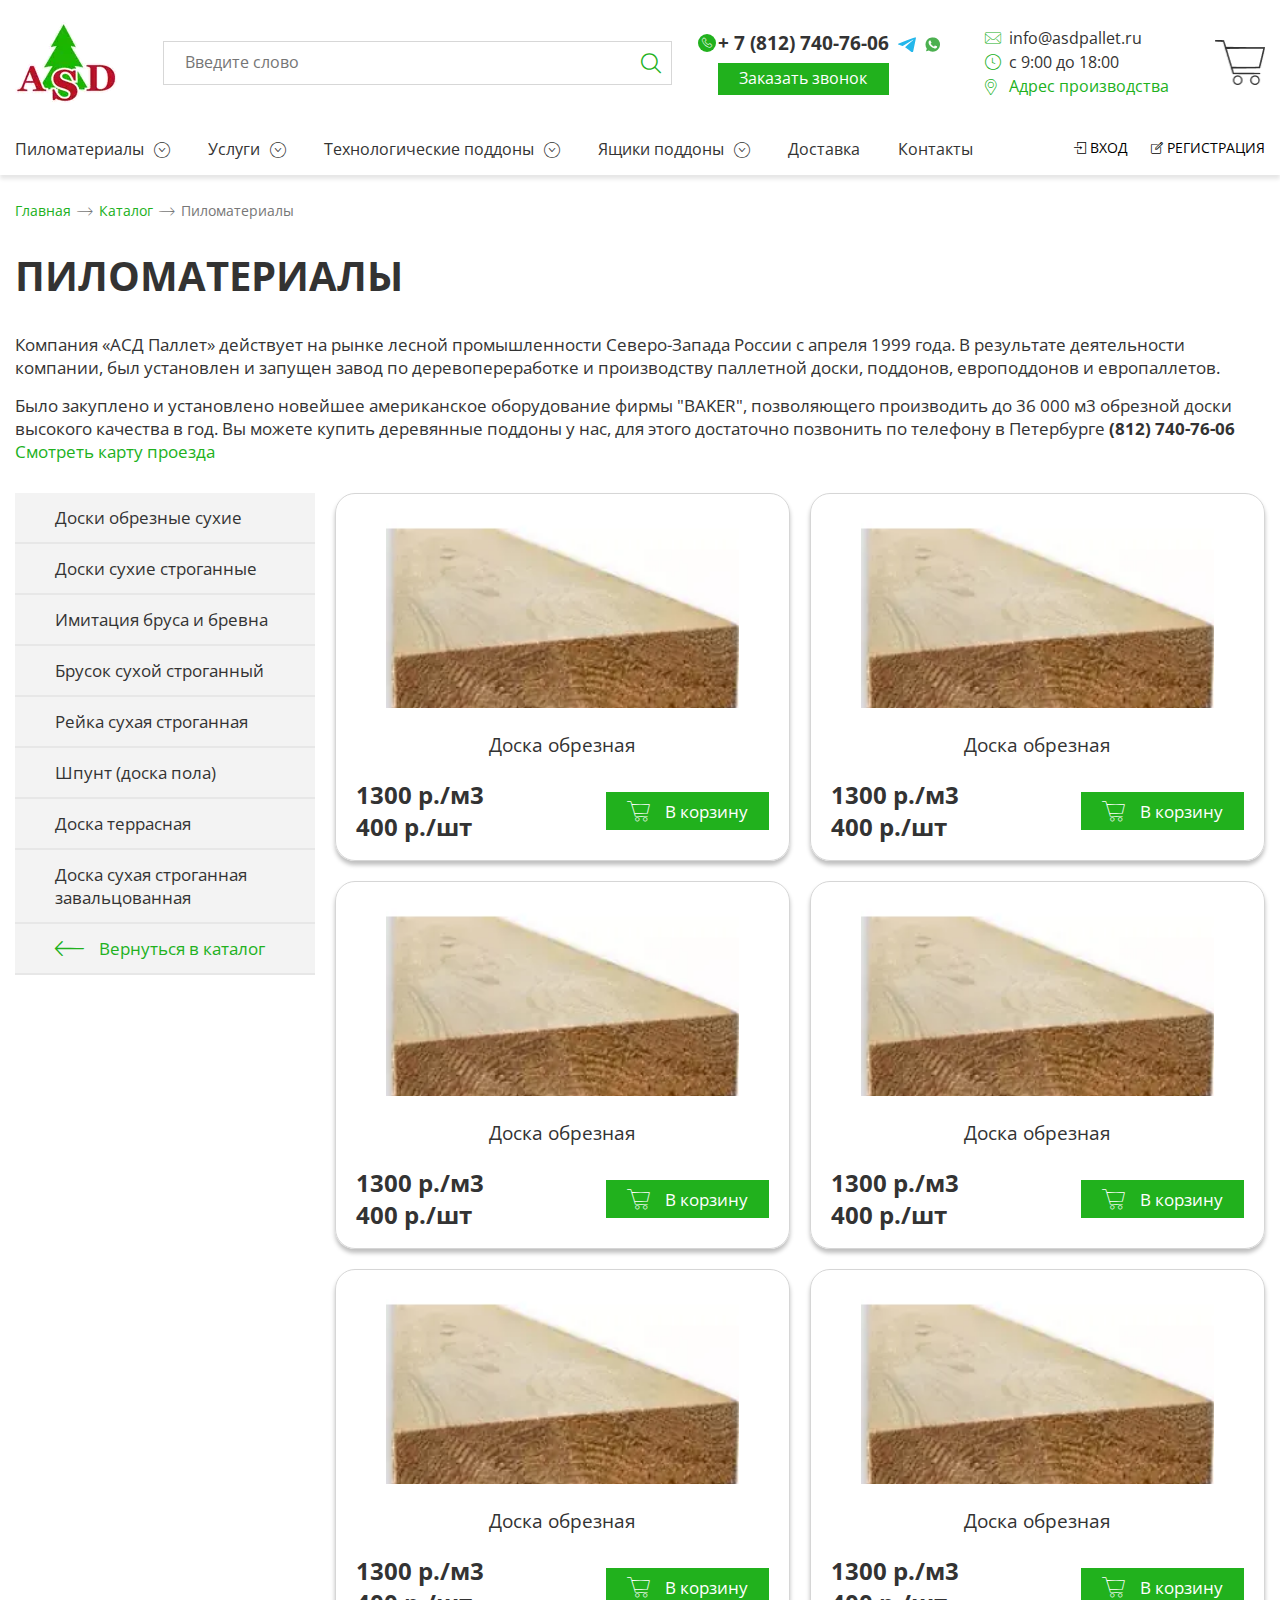
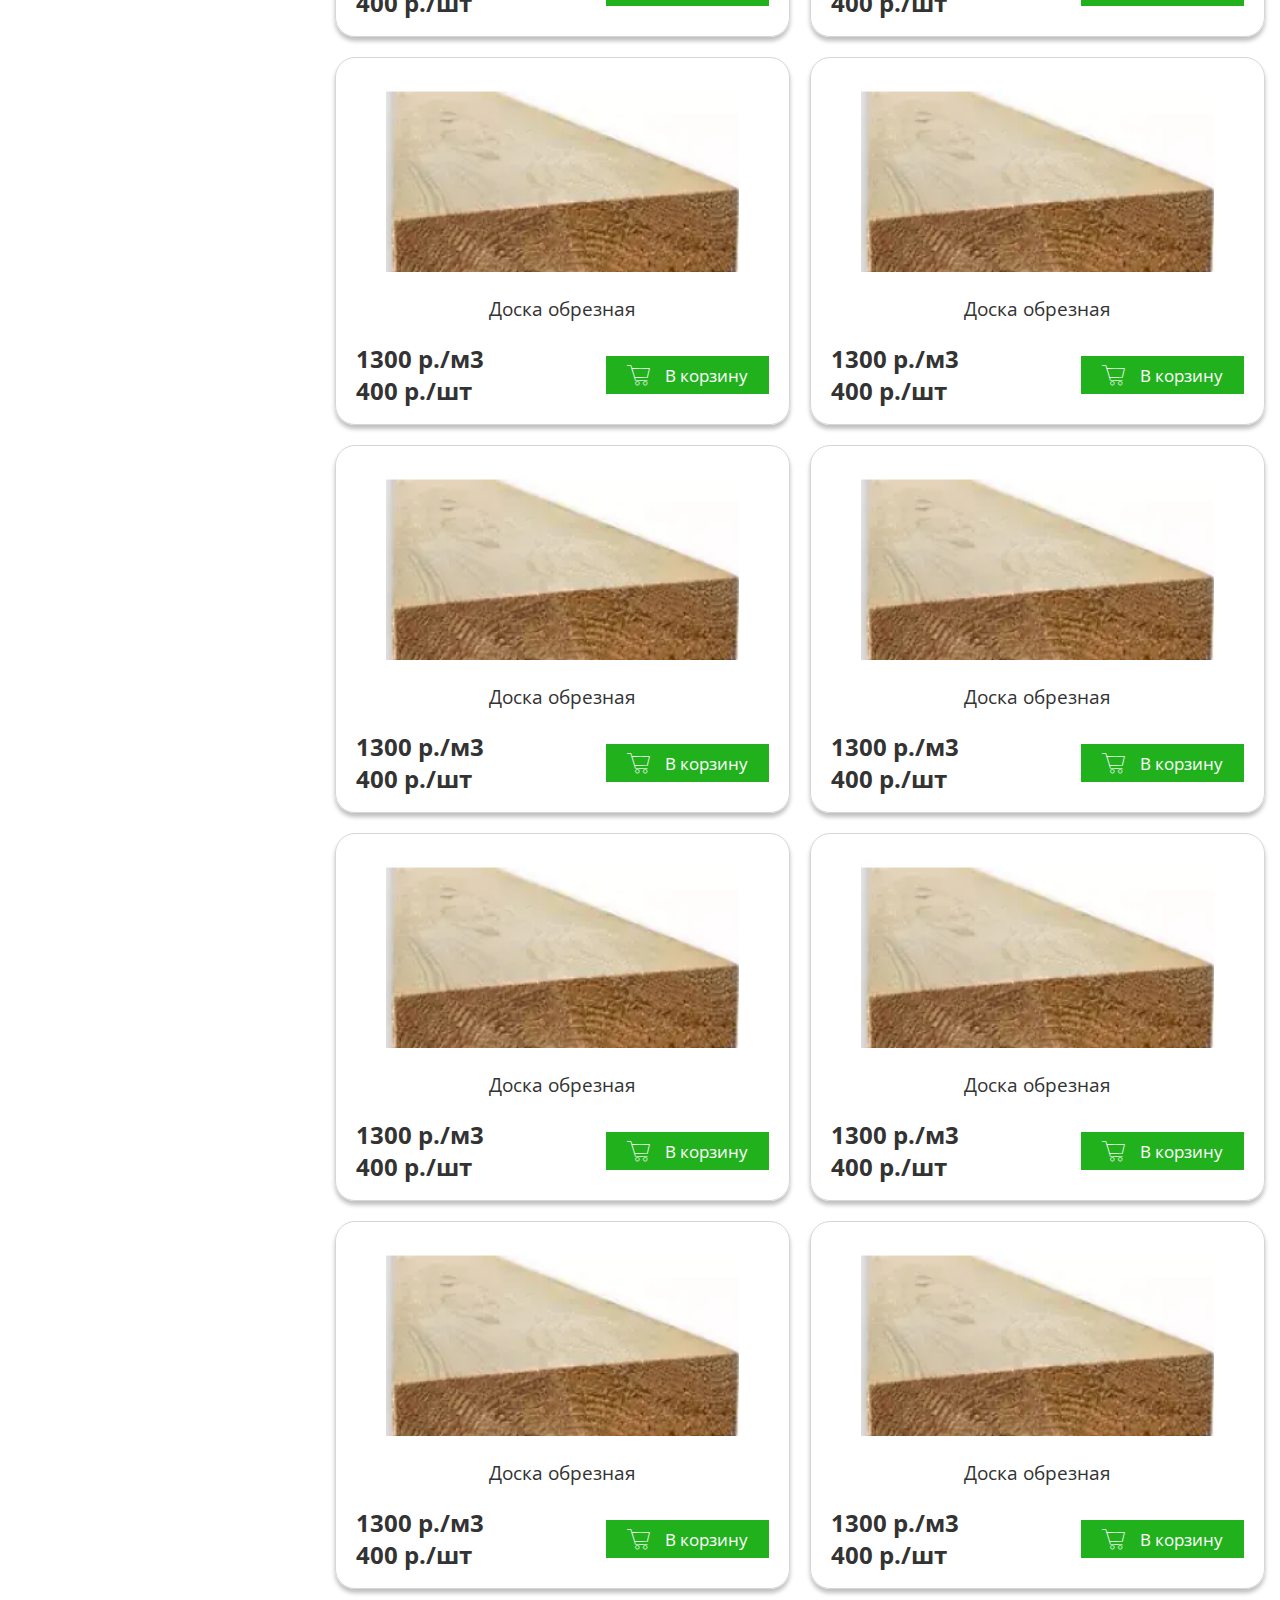
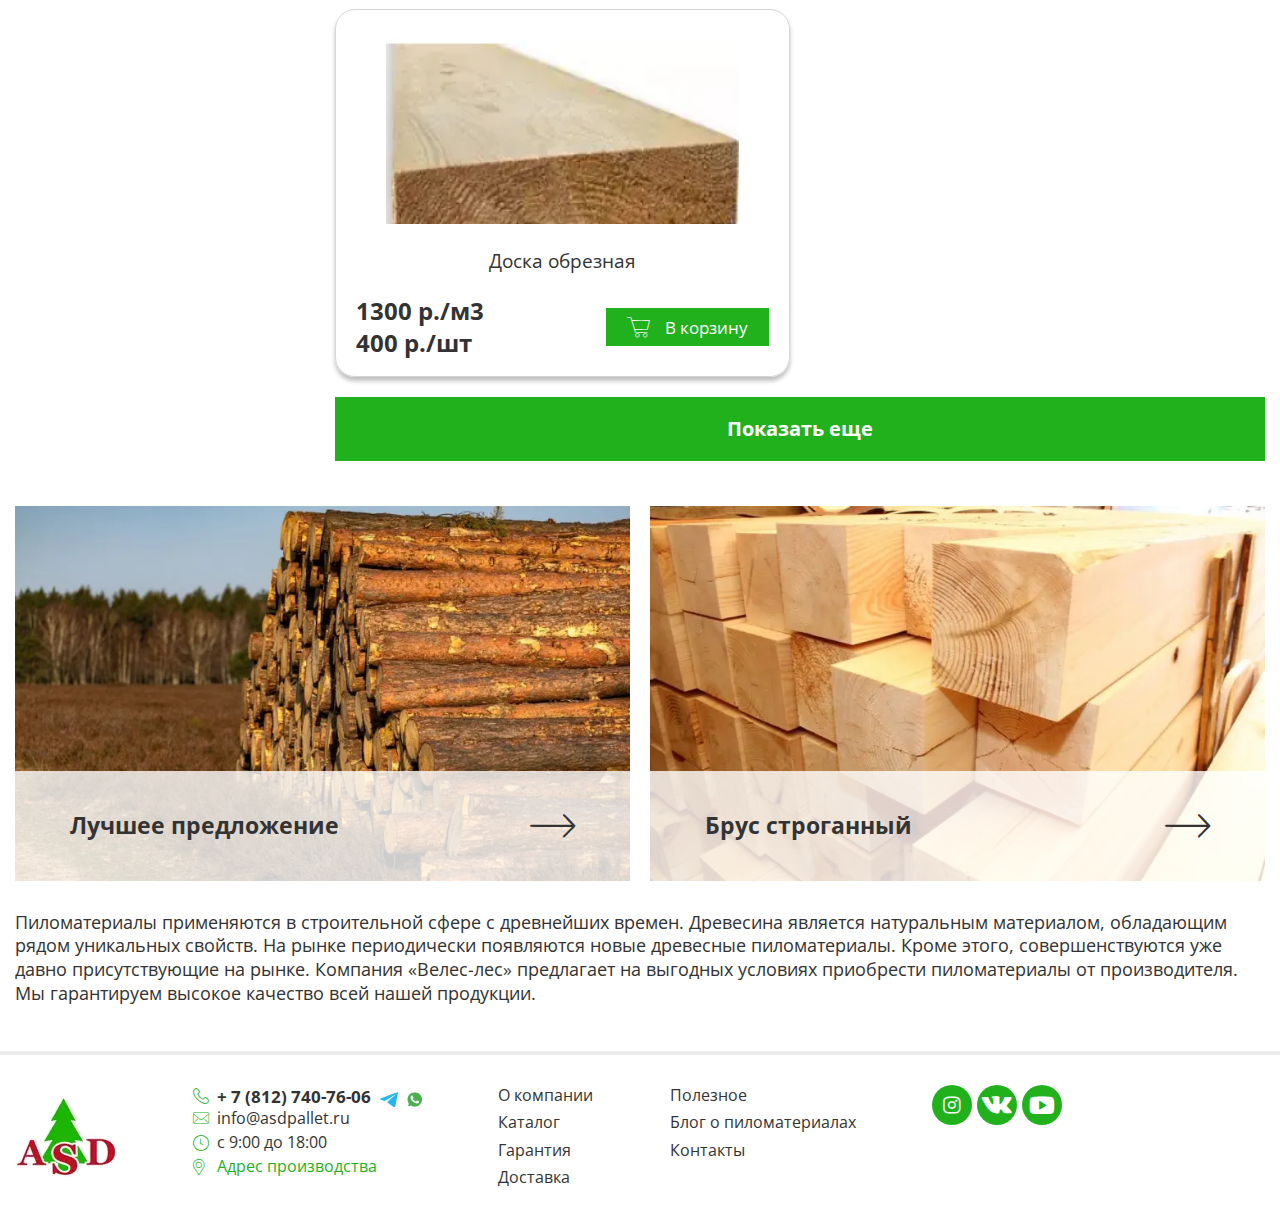
<file: woods.html>
<!DOCTYPE html>
<html lang="ru">

<head>
	<title>Пиломатериалы</title>
	<meta charset="UTF-8">
	<meta name="format-detection" content="telephone=no">
	<!-- <style>body{opacity: 0;}</style> -->
	<link rel="stylesheet" href="css/style.min.css?_v=20230530133809">
	<!-- <meta name="robots" content="noindex, nofollow"> -->
	<meta name="viewport" content="width=device-width, initial-scale=1.0">
</head>

<body>
	<div class="wrapper">
		<header class="header">
			<div class="header__container">
				<div class="header__top top-header">
					<button type="button" class="menu__icon icon-menu"><span></span></button>
					<a href="" class="top-header__logo">
						<div class="top-header__img">
							<picture><source srcset="img/main/header/logo.webp" type="image/webp"><img src="img/main/header/logo.png" alt=""></picture>
						</div>
						<div class="top-header__name">Производство сухой и
							строганной доски</div>
					</a>
					<div class="top-header__search">
						<div class="top-header__inp">
							<input autocomplete="off" type="text" name="form[]" placeholder="Введите слово" class="top-header__input">
							<a href="" class="top-header__searchlink _icon-search"></a>
						</div>
						<button type="button" class="top-header__button _icon-search"></button>
					</div>
					<div class="top-header__contacts contacts-header">
						<div class="contacts-header__contacts">
							<a href="tel:88127407606" class="contacts-header__tel">+ 7 (812) 740-76-06</a>
							<button type="button" class="contacts-header__button">Заказать звонок</button>
						</div>
						<a href="" class="contacts-header__telegramm">
							<img src="img/icons/telegramm.svg" alt="">
						</a>
						<a href="" class="contacts-header__whatsup">
							<img src="img/icons/whats-menu (2).svg" alt="">
						</a>
					</div>
					<div class="top-header__info info-header">
						<a href="mailto:info@asdpallet.ru" class="info-header__mail _icon-letter">info@asdpallet.ru</a>
						<time class="info-header__time _icon-clock">с 9:00 до 18:00</time>
						<a href="" class="info-header__adress _icon-location">Адрес производства</a>
					</div>
					<div class="top-header__carts">
						<a href="" class="top-header__cart">
							<picture><source srcset="img/main/header/cart.webp" type="image/webp"><img src="img/main/header/cart.png" alt=""></picture>
						</a>
						<div class="top-header__value">0</div>
					</div>
				</div>
				<div class="header__bottom bottom-header">
					<div class="bottom-header__menu menu">
						<nav class="menu__body">
							<ul class="menu__list">
								<li class="menu__item menu__item_submenu"><a href="" class="menu__link menu__link_open _icon-arrow-down-menu">Пиломатериалы</a>
									<div class="menu__submenu">
										<button type="button" class="menu__close _icon-close"></button>
										<ul class="menu__sublist1">
											<li class="menu__subitem1"><a href="" class="menu__sublink">Доски обрезные сухие</a>
											<li class="menu__subitem1"><a href="" class="menu__sublink">Доски сухие строганные</a>
											<li class="menu__subitem1"><a href="" class="menu__sublink">Имитация бруса и бревна</a>
											<li class="menu__subitem1"><a href="" class="menu__sublink">Брусок сухой строганный</a>
											<li class="menu__subitem1"><a href="" class="menu__sublink">Рейка сухая строганная</a>
											<li class="menu__subitem1"><a href="" class="menu__sublink">Шпунт (доска пола)</a>
											<li class="menu__subitem1"><a href="" class="menu__sublink">Доска террасная</a>
											<li class="menu__subitem1"><a href="" class="menu__sublink">Доска сухая строганная
													завальцованная</a>
										</ul>
										<button type="button" class="menu__back _icon-arrow-left">Вернуться в меню</button>
									</div>

								</li>
								<li class="menu__item"><a href="" class="menu__link _icon-arrow-down-menu">Услуги</a></li>
								<li class="menu__item menu__item_spollers"><a href="" class="menu__link menu__link_open2 _icon-arrow-down-menu">Технологические поддоны</a>
									<ul class="menu__sublist2">
										<li class="menu__subitem1"><a href="" class="menu__sublink">Поддоны 1</a>
										<li class="menu__subitem1"><a href="" class="menu__sublink">Поддоны 2</a>
									</ul>
								</li>
								<li class="menu__item"><a href="" class="menu__link _icon-arrow-down-menu">Ящики поддоны</a></li>
								<li class="menu__item"><a href="" class="menu__link">Доставка</a></li>
								<li class="menu__item"><a href="" class="menu__link">Контакты</a></li>
							</ul>
						</nav>
					</div>
					<div class="bottom-header__register">
						<a href="" class="bottom-header__enter _icon-exit">ВХОД</a>
						<a href="" class="bottom-header__reg _icon-register">регистрация</a>
					</div>
				</div>
			</div>
		</header>
		<main class="woods">
			<section class="woods_main main-woods">
				<div class="main-woods__container">
					<div class="main-woods__breadcrumbs breadcrumbs">
						<ul class="breadcrumbs__items">
							<li class="breadcrumbs__item">
								<a href="" class="breadcrumbs__link">Главная</a>
							</li>
							<li class="breadcrumbs__item _icon-arrow-left">
								<a href="" class="breadcrumbs__link">Каталог</a>
							</li>
							<li class="breadcrumbs__item _icon-arrow-left">Пиломатериалы</li>
						</ul>
					</div>
					<h2 class="main-woods__title title">Пиломатериалы</h2>
					<div class="main-woods__text">
						<p>
							Компания «АСД Паллет» действует на рынке лесной промышленности Северо-Запада России с апреля 1999
							года. В результате деятельности компании, был установлен и запущен завод по деревопереработке и
							производству паллетной доски, поддонов, европоддонов и европаллетов.
						</p>
						<p>
							Было закуплено и установлено новейшее американское оборудование фирмы "BAKER", позволяющего
							производить до 36 000 м3 обрезной доски высокого качества в год. Вы можете купить деревянные
							поддоны у нас, для этого достаточно позвонить по телефону в Петербурге <span>(812) 740-76-06</span>
							<a href="" class="main-woods__link">Смотреть
								карту проезда</a>
						</p>
					</div>
					<div class="main-woods__row">
						<div class="main-woods__categories categories">
							<ul class="categories__list">
								<li class="categories__item"> <a href="" class="categories__link">Доски обрезные сухие</a></li>
								<li class="categories__item"><a href="" class="categories__link">Доски сухие строганные</a></li>
								<li class="categories__item"><a href="" class="categories__link">Имитация бруса и бревна</a>
								</li>
								<li class="categories__item"><a href="" class="categories__link">Брусок сухой строганный</a>
								</li>
								<li class="categories__item"><a href="" class="categories__link">Рейка сухая строганная</a></li>
								<li class="categories__item"><a href="" class="categories__link">Шпунт (доска пола)</a></li>
								<li class="categories__item"><a href="" class="categories__link">Доска террасная</a></li>
								<li class="categories__item"><a href="" class="categories__link">Доска сухая строганная
										завальцованная</a></li>
							</ul>
							<a href="" class="categories__back _icon-arrow-left">Вернуться в каталог</a>
						</div>
						<div class="catalog-page__column">
							<div class="catalog-page__products products-page">
								<div class="products-page__item">
									<a href="" class="products-page__img">
										<picture><source srcset="img/main/catalog/01.webp" type="image/webp"><img src="img/main/catalog/01.png" alt=""></picture>
									</a>
									<div class="products-page__label">Доска обрезная</div>
									<div class="products-page__actions">
										<div class="products-page__prices">
											<p>
												1300 р./м3
											</p>
											<p>
												400 р./шт
											</p>
										</div>
										<a href="" class="products-page__link _icon-cart">В корзину</a>
									</div>
								</div>
								<div class="products-page__item">
									<a href="" class="products-page__img">
										<picture><source srcset="img/main/catalog/01.webp" type="image/webp"><img src="img/main/catalog/01.png" alt=""></picture>
									</a>
									<div class="products-page__label">Доска обрезная</div>
									<div class="products-page__actions">
										<div class="products-page__prices">
											<p>
												1300 р./м3
											</p>
											<p>
												400 р./шт
											</p>
										</div>
										<a href="" class="products-page__link _icon-cart">В корзину</a>
									</div>
								</div>
								<div class="products-page__item">
									<a href="" class="products-page__img">
										<picture><source srcset="img/main/catalog/01.webp" type="image/webp"><img src="img/main/catalog/01.png" alt=""></picture>
									</a>
									<div class="products-page__label">Доска обрезная</div>
									<div class="products-page__actions">
										<div class="products-page__prices">
											<p>
												1300 р./м3
											</p>
											<p>
												400 р./шт
											</p>
										</div>
										<a href="" class="products-page__link _icon-cart">В корзину</a>
									</div>
								</div>
								<div class="products-page__item">
									<a href="" class="products-page__img">
										<picture><source srcset="img/main/catalog/01.webp" type="image/webp"><img src="img/main/catalog/01.png" alt=""></picture>
									</a>
									<div class="products-page__label">Доска обрезная</div>
									<div class="products-page__actions">
										<div class="products-page__prices">
											<p>
												1300 р./м3
											</p>
											<p>
												400 р./шт
											</p>
										</div>
										<a href="" class="products-page__link _icon-cart">В корзину</a>
									</div>
								</div>
								<div class="products-page__item">
									<a href="" class="products-page__img">
										<picture><source srcset="img/main/catalog/01.webp" type="image/webp"><img src="img/main/catalog/01.png" alt=""></picture>
									</a>
									<div class="products-page__label">Доска обрезная</div>
									<div class="products-page__actions">
										<div class="products-page__prices">
											<p>
												1300 р./м3
											</p>
											<p>
												400 р./шт
											</p>
										</div>
										<a href="" class="products-page__link _icon-cart">В корзину</a>
									</div>
								</div>
								<div class="products-page__item">
									<a href="" class="products-page__img">
										<picture><source srcset="img/main/catalog/01.webp" type="image/webp"><img src="img/main/catalog/01.png" alt=""></picture>
									</a>
									<div class="products-page__label">Доска обрезная</div>
									<div class="products-page__actions">
										<div class="products-page__prices">
											<p>
												1300 р./м3
											</p>
											<p>
												400 р./шт
											</p>
										</div>
										<a href="" class="products-page__link _icon-cart">В корзину</a>
									</div>
								</div>
								<div class="products-page__item">
									<a href="" class="products-page__img">
										<picture><source srcset="img/main/catalog/01.webp" type="image/webp"><img src="img/main/catalog/01.png" alt=""></picture>
									</a>
									<div class="products-page__label">Доска обрезная</div>
									<div class="products-page__actions">
										<div class="products-page__prices">
											<p>
												1300 р./м3
											</p>
											<p>
												400 р./шт
											</p>
										</div>
										<a href="" class="products-page__link _icon-cart">В корзину</a>
									</div>
								</div>
								<div class="products-page__item">
									<a href="" class="products-page__img">
										<picture><source srcset="img/main/catalog/01.webp" type="image/webp"><img src="img/main/catalog/01.png" alt=""></picture>
									</a>
									<div class="products-page__label">Доска обрезная</div>
									<div class="products-page__actions">
										<div class="products-page__prices">
											<p>
												1300 р./м3
											</p>
											<p>
												400 р./шт
											</p>
										</div>
										<a href="" class="products-page__link _icon-cart">В корзину</a>
									</div>
								</div>
								<div class="products-page__item">
									<a href="" class="products-page__img">
										<picture><source srcset="img/main/catalog/01.webp" type="image/webp"><img src="img/main/catalog/01.png" alt=""></picture>
									</a>
									<div class="products-page__label">Доска обрезная</div>
									<div class="products-page__actions">
										<div class="products-page__prices">
											<p>
												1300 р./м3
											</p>
											<p>
												400 р./шт
											</p>
										</div>
										<a href="" class="products-page__link _icon-cart">В корзину</a>
									</div>
								</div>
								<div class="products-page__item">
									<a href="" class="products-page__img">
										<picture><source srcset="img/main/catalog/01.webp" type="image/webp"><img src="img/main/catalog/01.png" alt=""></picture>
									</a>
									<div class="products-page__label">Доска обрезная</div>
									<div class="products-page__actions">
										<div class="products-page__prices">
											<p>
												1300 р./м3
											</p>
											<p>
												400 р./шт
											</p>
										</div>
										<a href="" class="products-page__link _icon-cart">В корзину</a>
									</div>
								</div>
								<div class="products-page__item">
									<a href="" class="products-page__img">
										<picture><source srcset="img/main/catalog/01.webp" type="image/webp"><img src="img/main/catalog/01.png" alt=""></picture>
									</a>
									<div class="products-page__label">Доска обрезная</div>
									<div class="products-page__actions">
										<div class="products-page__prices">
											<p>
												1300 р./м3
											</p>
											<p>
												400 р./шт
											</p>
										</div>
										<a href="" class="products-page__link _icon-cart">В корзину</a>
									</div>
								</div>
								<div class="products-page__item">
									<a href="" class="products-page__img">
										<picture><source srcset="img/main/catalog/01.webp" type="image/webp"><img src="img/main/catalog/01.png" alt=""></picture>
									</a>
									<div class="products-page__label">Доска обрезная</div>
									<div class="products-page__actions">
										<div class="products-page__prices">
											<p>
												1300 р./м3
											</p>
											<p>
												400 р./шт
											</p>
										</div>
										<a href="" class="products-page__link _icon-cart">В корзину</a>
									</div>
								</div>
								<div class="products-page__item">
									<a href="" class="products-page__img">
										<picture><source srcset="img/main/catalog/01.webp" type="image/webp"><img src="img/main/catalog/01.png" alt=""></picture>
									</a>
									<div class="products-page__label">Доска обрезная</div>
									<div class="products-page__actions">
										<div class="products-page__prices">
											<p>
												1300 р./м3
											</p>
											<p>
												400 р./шт
											</p>
										</div>
										<a href="" class="products-page__link _icon-cart">В корзину</a>
									</div>
								</div>
								<div class="products-page__item">
									<a href="" class="products-page__img">
										<picture><source srcset="img/main/catalog/01.webp" type="image/webp"><img src="img/main/catalog/01.png" alt=""></picture>
									</a>
									<div class="products-page__label">Доска обрезная</div>
									<div class="products-page__actions">
										<div class="products-page__prices">
											<p>
												1300 р./м3
											</p>
											<p>
												400 р./шт
											</p>
										</div>
										<a href="" class="products-page__link _icon-cart">В корзину</a>
									</div>
								</div>
								<div class="products-page__item">
									<a href="" class="products-page__img">
										<picture><source srcset="img/main/catalog/01.webp" type="image/webp"><img src="img/main/catalog/01.png" alt=""></picture>
									</a>
									<div class="products-page__label">Доска обрезная</div>
									<div class="products-page__actions">
										<div class="products-page__prices">
											<p>
												1300 р./м3
											</p>
											<p>
												400 р./шт
											</p>
										</div>
										<a href="" class="products-page__link _icon-cart">В корзину</a>
									</div>
								</div>
							</div>
							<a href="" class="catalog-page__btn">Показать еще</a>
						</div>
					</div>
				</div>
			</section>
			<div class="woods__sale sale-woods">
				<div class="sale-woods__container">
					<div class="sale-woods__row">
						<div class="sale-woods__item">
							<a href="" class="sale-woods__link">
								<picture><source srcset="img/catalog/image01.webp" type="image/webp"><img src="img/catalog/image01.jpg" alt=""></picture>
							</a>
							<a href="" class="sale-woods__sublink _icon-arrow-left">Лучшее предложение</a>
						</div>
						<div class="sale-woods__item">
							<a href="" class="sale-woods__link">
								<picture><source srcset="img/catalog/image02.webp" type="image/webp"><img src="img/catalog/image02.jpg" alt=""></picture>
							</a>
							<a href="" class="sale-woods__sublink _icon-arrow-left">Брус строганный</a>
						</div>
					</div>
					<div class="sale-woods__text">
						<p>
							Пиломатериалы применяются в строительной сфере с древнейших времен. Древесина является натуральным
							материалом, обладающим рядом уникальных свойств. На рынке периодически появляются новые древесные
							пиломатериалы. Кроме этого, совершенствуются уже давно присутствующие на рынке. Компания
							«Велес-лес» предлагает на выгодных условиях приобрести пиломатериалы от производителя. Мы
							гарантируем высокое качество всей нашей продукции.
						</p>
					</div>
				</div>
			</div>
			<section class="woods__form form-page">
				<div class="form-page__container">
					<div class="form-page__title">Нужна помощь с выбором?</div>
					<form action="#" class="form-page__form">
						<div class="form-page__inputs">
							<div class="form-page__inp">
								<input autocomplete="off" type="text" name="form[]" placeholder="Ваше имя" class="form-page__input">
							</div>
							<div class="form-page__inp">
								<input autocomplete="off" type="text" name="form[]" placeholder="Телефон" class="form-page__input">
							</div>
						</div>
						<button type="submit" class="form-page__button">Заказать обратный звонок</button>

					</form>
				</div>
			</section>
		</main>
		<footer class="footer">
			<div class="footer__container">
				<a href="" class="top-header__logo">
					<div class="top-header__img">
						<picture><source srcset="img/main/header/logo.webp" type="image/webp"><img src="img/main/header/logo.png" alt=""></picture>
					</div>
					<div class="top-header__name">Производство сухой и
						строганной доски</div>
				</a>
				<div class="footer__contacts">
					<div class="top-header__contacts contacts-header">
						<div class="contacts-header__contacts">
							<a href="tel:88127407606" class="contacts-header__tel _icon-phone">+ 7 (812) 740-76-06</a>
						</div>
						<a href="" class="contacts-header__telegramm">
							<img src="img/icons/telegramm.svg" alt="">
						</a>
						<a href="" class="contacts-header__whatsup">
							<img src="img/icons/whats-menu (2).svg" alt="">
						</a>
					</div>
					<div class="top-header__info info-header">
						<a href="mailto:info@asdpallet.ru" class="info-header__mail _icon-letter">info@asdpallet.ru</a>
						<time class="info-header__time _icon-clock">с 9:00 до 18:00</time>
						<a href="" class="info-header__adress _icon-location">Адрес производства</a>
					</div>
				</div>
				<ul class="footer__list">
					<li class="footer__item">
						<a href="" class="footer__link">О компании</a>
					</li>
					<li class="footer__item">
						<a href="" class="footer__link">Каталог</a>
					</li>
					<li class="footer__item">
						<a href="" class="footer__link">Гарантия</a>
					</li>
					<li class="footer__item">
						<a href="" class="footer__link">Доставка</a>
					</li>
				</ul>
				<ul class="footer__list">
					<li class="footer__item">
						<a href="" class="footer__link">Полезное</a>
					</li>
					<li class="footer__item">
						<a href="" class="footer__link">Блог о пиломатериалах</a>
					</li>
					<li class="footer__item">
						<a href="" class="footer__link">Контакты</a>
					</li>
				</ul>
				<div class="footer__socials">
					<a href="" class="footer__social _icon-insta"></a>
					<a href="" class="footer__social _icon-vk"></a>
					<a href="" class="footer__social _icon-ytube"></a>
				</div>
			</div>
		</footer>
	</div>
	<!-- <div id="popup" aria-hidden="true" class="popup">
	<div class="popup__wrapper">
		<div class="popup__content">
			<button data-close type="button" class="popup__close">Закрыть</button>
			<div class="popup__text">
				Text
			</div>
		</div>
	</div>
</div> -->
	<script src="js/app.min.js?_v=20230530133809"></script>
</body>

</html>
</file>
<file: css/style.min.css>
@charset "UTF-8";@import url('https://fonts.googleapis.com/css2?family=Open+Sans:wght@400; 700&display=swap');@font-face{font-family:icomoon;font-display:swap;src:url(../fonts/icomoon.woff2) format("woff2"),url(../fonts/icomoon.woff) format("woff");font-weight:400;font-style:normal}.contacts-header__tel::before,[class*=_icon-]:before{font-family:icomoon;font-style:normal;font-weight:400;font-variant:normal;text-transform:none;line-height:1;-webkit-font-smoothing:antialiased;-moz-osx-font-smoothing:grayscale}[class*=_icon-]:before{display:block}._icon-arrow-down-menu:before{content:"\e900"}._icon-arrow-left:before{content:"\e901"}._icon-arrow-right-slider:before{content:"\e902"}._icon-cart:before{content:"\e903"}._icon-clock:before{content:"\e904"}._icon-close:before{content:"\e905"}._icon-exit:before{content:"\e906"}._icon-insta:before{content:"\e907"}._icon-letter:before{content:"\e908"}._icon-location:before{content:"\e909"}._icon-ok:before{content:"\e90a"}._icon-phone:before{content:"\e90b"}._icon-register:before{content:"\e90c"}._icon-search:before{content:"\e90d"}._icon-telegramm:before{content:"\e90e"}._icon-vk:before{content:"\e90f"}._icon-whats-menu-2:before{content:"\e910"}._icon-whats-tel:before{content:"\e911"}._icon-ytube:before{content:"\e912"}*{padding:0;margin:0;border:0}*,:after,:before{-webkit-box-sizing:border-box;box-sizing:border-box}body,html{height:100%;min-width:320px}body{color:#333;line-height:1;font-family:"Open Sans",sans-serif;font-size:1.125rem;-ms-text-size-adjust:100%;-moz-text-size-adjust:100%;-webkit-text-size-adjust:100%;-webkit-font-smoothing:antialiased;-moz-osx-font-smoothing:grayscale}button,input,textarea{font-family:"Open Sans",sans-serif;font-size:inherit}button{cursor:pointer;color:inherit;background-color:inherit}a{color:inherit}a:link,a:visited{text-decoration:none}a:hover{text-decoration:none}ul li{list-style:none}img{vertical-align:top}h1,h2,h3,h4,h5,h6{font-weight:inherit;font-size:inherit}.lock body{overflow:hidden;-ms-touch-action:none;touch-action:none}.wrapper{min-height:100%;display:-webkit-box;display:-ms-flexbox;display:flex;-webkit-box-orient:vertical;-webkit-box-direction:normal;-ms-flex-direction:column;flex-direction:column;overflow:hidden}.wrapper>main{-webkit-box-flex:1;-ms-flex:1 1 auto;flex:1 1 auto}.wrapper>*{min-width:0}[class*=__container]{max-width:96.875rem;-webkit-box-sizing:content-box;box-sizing:content-box;margin:0 auto;padding:0 .9375rem}.checkbox{position:relative}.checkbox:not(:last-child){margin-bottom:.3125em}.checkbox__input{position:absolute;width:0;height:0;opacity:0}.checkbox__input:checked+.checkbox__label:after{opacity:1}.checkbox__label{cursor:pointer;display:-webkit-inline-box;display:-ms-inline-flexbox;display:inline-flex;-webkit-box-align:center;-ms-flex-align:center;align-items:center;position:relative;gap:10px}.checkbox__label:before{content:"";-ms-flex-item-align:start;align-self:flex-start;-webkit-box-flex:0;-ms-flex:0 0 16px;flex:0 0 16px;width:16px;height:16px;border-radius:50%;border:1px solid #21b11d}.checkbox__label:after{content:"";width:10px;height:10px;border-radius:50%;background-color:#21b11d;position:absolute;top:3px;left:3px;opacity:0;-webkit-transition:all .3s ease 0s;-o-transition:all .3s ease 0s;transition:all .3s ease 0s}.rating{display:-webkit-box;display:-ms-flexbox;display:flex;-webkit-box-align:end;-ms-flex-align:end;align-items:flex-end;font-size:40px;line-height:.75;-webkit-transition:opacity .3s ease 0s;-o-transition:opacity .3s ease 0s;transition:opacity .3s ease 0s}.rating.rating_sending{opacity:.2}.rating.rating_set .rating__active,.rating.rating_set .rating__item{cursor:pointer}.rating__body{position:relative}.rating__body::before{content:"★★★★★";display:block;color:#cdcdcd}.rating__active{position:absolute;width:0%;height:100%;top:0;left:0;overflow:hidden}.rating__active::before{content:"★★★★★";position:absolute;width:100%;height:100%;top:0;left:0;color:#ffd300}.rating__items{display:-webkit-box;display:-ms-flexbox;display:flex;position:absolute;width:100%;height:100%;top:0;left:0}.rating__item{-webkit-box-flex:0;-ms-flex:0 0 20%;flex:0 0 20%;height:100%;opacity:0}.rating__value{font-size:50%;line-height:1;padding:0 0 0 10px;opacity:0}[class*=-ibg]{position:relative}[class*=-ibg] img{position:absolute;width:100%;height:100%;top:0;left:0;-o-object-fit:cover;object-fit:cover}[class*=-ibg_contain] img{-o-object-fit:contain;object-fit:contain}.title{font-weight:700;line-height:1.35;text-align:center;text-transform:uppercase;color:#333}@supports (font-size:clamp(1.5625rem ,1.2450396825rem + 1.5873015873vw ,2.8125rem)){.title{font-size:clamp(1.5625rem ,1.2450396825rem + 1.5873015873vw ,2.8125rem)}}@supports not (font-size:clamp(1.5625rem ,1.2450396825rem + 1.5873015873vw ,2.8125rem)){.title{font-size:calc(1.5625rem + 1.25 * (100vw - 20rem)/ 78.75)}}@supports (padding-top:clamp(1.25rem ,1.0912698413rem + 0.7936507937vw ,1.875rem)){.breadcrumbs{padding-top:clamp(1.25rem ,1.0912698413rem + .7936507937vw ,1.875rem)}}@supports not (padding-top:clamp(1.25rem ,1.0912698413rem + 0.7936507937vw ,1.875rem)){.breadcrumbs{padding-top:calc(1.25rem + .625 * (100vw - 20rem)/ 78.75)}}@supports (padding-bottom:clamp(1.25rem ,1.0912698413rem + 0.7936507937vw ,1.875rem)){.breadcrumbs{padding-bottom:clamp(1.25rem ,1.0912698413rem + .7936507937vw ,1.875rem)}}@supports not (padding-bottom:clamp(1.25rem ,1.0912698413rem + 0.7936507937vw ,1.875rem)){.breadcrumbs{padding-bottom:calc(1.25rem + .625 * (100vw - 20rem)/ 78.75)}}.breadcrumbs__items{display:-webkit-box;display:-ms-flexbox;display:flex;-webkit-box-align:center;-ms-flex-align:center;align-items:center}.breadcrumbs__item{font-weight:400;font-size:14px;line-height:1.35;color:#777;display:-webkit-box;display:-ms-flexbox;display:flex;-webkit-box-align:center;-ms-flex-align:center;align-items:center}.breadcrumbs__item::before{margin:0 6px 0 6px;font-size:.5rem}.breadcrumbs__link{font-weight:400;font-size:14px;line-height:1.35;color:#21b11d}.text{font-weight:400;line-height:1.35;color:#333}@supports (font-size:clamp(1rem ,0.9682539683rem + 0.1587301587vw ,1.125rem)){.text{font-size:clamp(1rem ,.9682539683rem + .1587301587vw ,1.125rem)}}@supports not (font-size:clamp(1rem ,0.9682539683rem + 0.1587301587vw ,1.125rem)){.text{font-size:calc(1rem + .125 * (100vw - 20rem)/ 78.75)}}.subtitle{font-weight:700;line-height:1.35;color:#333}@supports (font-size:clamp(1.25rem ,1.0119047619rem + 1.1904761905vw ,2.1875rem)){.subtitle{font-size:clamp(1.25rem ,1.0119047619rem + 1.1904761905vw ,2.1875rem)}}@supports not (font-size:clamp(1.25rem ,1.0119047619rem + 1.1904761905vw ,2.1875rem)){.subtitle{font-size:calc(1.25rem + .9375 * (100vw - 20rem)/ 78.75)}}.header{-webkit-box-shadow:0 4px 4px rgba(0,0,0,.1);box-shadow:0 4px 4px rgba(0,0,0,.1)}.header__top{padding:22px 0}.top-header{position:relative;z-index:30;display:-webkit-box;display:-ms-flexbox;display:flex;-webkit-box-align:center;-ms-flex-align:center;align-items:center;-webkit-box-pack:justify;-ms-flex-pack:justify;justify-content:space-between}@supports (gap:clamp(0.0000000625rem ,-0.952380874rem + 4.7619046825vw ,3.75rem)){.top-header{gap:clamp(.0000000625rem ,-.952380874rem + 4.7619046825vw ,3.75rem)}}@supports not (gap:clamp(0.0000000625rem ,-0.952380874rem + 4.7619046825vw ,3.75rem)){.top-header{gap:calc(.0000000625rem + 3.7499999375 * (100vw - 20rem)/ 78.75)}}.top-header__logo{-webkit-box-flex:0;-ms-flex:0 0 22%;flex:0 0 22%;display:-webkit-box;display:-ms-flexbox;display:flex;-webkit-box-align:center;-ms-flex-align:center;align-items:center;gap:.875rem}.top-header__img{-webkit-box-flex:0;-ms-flex:0 1 102px;flex:0 1 102px}.top-header__img img{max-width:100%}.top-header__name{font-weight:700;line-height:22px;text-transform:uppercase}@supports (font-size:clamp(0.75rem ,0.6865079365rem + 0.3174603175vw ,1rem)){.top-header__name{font-size:clamp(.75rem ,.6865079365rem + .3174603175vw ,1rem)}}@supports not (font-size:clamp(0.75rem ,0.6865079365rem + 0.3174603175vw ,1rem)){.top-header__name{font-size:calc(.75rem + .25 * (100vw - 20rem)/ 78.75)}}.top-header__search{position:relative;-webkit-box-flex:1;-ms-flex:1 1 auto;flex:1 1 auto}.top-header__inp{background:#fff;border:1px solid #d7d7d7;display:-webkit-box;display:-ms-flexbox;display:flex;-webkit-box-align:center;-ms-flex-align:center;align-items:center}.top-header__searchlink::before{color:#21b11d;font-size:1.25rem;padding:0 10px 0 0}.top-header__input{width:100%;min-height:2.625rem;padding:0 21px;font-weight:400;line-height:1.57;color:#777;outline:0}@supports (font-size:clamp(0.875rem ,0.8432539683rem + 0.1587301587vw ,1rem)){.top-header__input{font-size:clamp(.875rem ,.8432539683rem + .1587301587vw ,1rem)}}@supports not (font-size:clamp(0.875rem ,0.8432539683rem + 0.1587301587vw ,1rem)){.top-header__input{font-size:calc(.875rem + .125 * (100vw - 20rem)/ 78.75)}}.top-header__button{display:none}.top-header__carts{position:relative;-webkit-box-flex:0;-ms-flex:0 0 50px;flex:0 0 50px}.top-header__cart img{max-width:100%}.top-header__value{position:absolute;width:19px;height:19px;top:-15%;right:-20%;border-radius:50%;background-color:#21b11d;display:-webkit-box;display:-ms-flexbox;display:flex;-webkit-box-pack:center;-ms-flex-pack:center;justify-content:center;-webkit-box-align:center;-ms-flex-align:center;align-items:center;font-weight:700;line-height:1.35;color:#fff;display:none}@supports (font-size:clamp(0.75rem ,0.7182539683rem + 0.1587301587vw ,0.875rem)){.top-header__value{font-size:clamp(.75rem ,.7182539683rem + .1587301587vw ,.875rem)}}@supports not (font-size:clamp(0.75rem ,0.7182539683rem + 0.1587301587vw ,0.875rem)){.top-header__value{font-size:calc(.75rem + .125 * (100vw - 20rem)/ 78.75)}}.top-header__value.active{display:-webkit-box;display:-ms-flexbox;display:flex}.contacts-header{display:-webkit-box;display:-ms-flexbox;display:flex;-webkit-box-align:start;-ms-flex-align:start;align-items:flex-start;gap:.5625rem}.contacts-header__tel{font-weight:700;line-height:1.35;color:#333;white-space:nowrap;position:relative}@supports (font-size:clamp(0.875rem ,0.7797619048rem + 0.4761904762vw ,1.25rem)){.contacts-header__tel{font-size:clamp(.875rem ,.7797619048rem + .4761904762vw ,1.25rem)}}@supports not (font-size:clamp(0.875rem ,0.7797619048rem + 0.4761904762vw ,1.25rem)){.contacts-header__tel{font-size:calc(.875rem + .375 * (100vw - 20rem)/ 78.75)}}.contacts-header__tel::before{content:"\e90b";position:absolute;width:18px;height:18px;background-color:#21b11d;border-radius:50%;top:50%;-webkit-transform:translate(0,-50%);-ms-transform:translate(0,-50%);transform:translate(0,-50%);left:-20px;display:-webkit-box;display:-ms-flexbox;display:flex;-webkit-box-pack:center;-ms-flex-pack:center;justify-content:center;-webkit-box-align:center;-ms-flex-align:center;align-items:center;font-size:10px;color:#fff}.contacts-header__button{width:100%;display:-webkit-box;display:-ms-flexbox;display:flex;-webkit-box-pack:center;-ms-flex-pack:center;justify-content:center;-webkit-box-align:center;-ms-flex-align:center;align-items:center;margin:7px 0 0 0;background:#21b11d;min-height:2rem;font-weight:400;line-height:1.5;color:#fff;-webkit-transition:all .3s ease 0s;-o-transition:all .3s ease 0s;transition:all .3s ease 0s}@supports (font-size:clamp(0.875rem ,0.8432539683rem + 0.1587301587vw ,1rem)){.contacts-header__button{font-size:clamp(.875rem ,.8432539683rem + .1587301587vw ,1rem)}}@supports not (font-size:clamp(0.875rem ,0.8432539683rem + 0.1587301587vw ,1rem)){.contacts-header__button{font-size:calc(.875rem + .125 * (100vw - 20rem)/ 78.75)}}.contacts-header__telegramm{display:block;-webkit-box-flex:0;-ms-flex:0 0 18px;flex:0 0 18px;-webkit-transform:translate(0,40%);-ms-transform:translate(0,40%);transform:translate(0,40%);-webkit-transition:all .3s ease 0s;-o-transition:all .3s ease 0s;transition:all .3s ease 0s}.contacts-header__telegramm img{max-width:100%}.contacts-header__whatsup{display:block;-webkit-box-flex:0;-ms-flex:0 0 15px;flex:0 0 15px;-webkit-transform:translate(0,40%);-ms-transform:translate(0,40%);transform:translate(0,40%);-webkit-transition:all .3s ease 0s;-o-transition:all .3s ease 0s;transition:all .3s ease 0s}.contacts-header__whatsup img{max-width:100%}.info-header>:not(:last-child){margin-bottom:.1875rem}.info-header__mail{display:-webkit-box;display:-ms-flexbox;display:flex;-webkit-box-align:center;-ms-flex-align:center;align-items:center;font-weight:400;line-height:1.37}@supports (font-size:clamp(0.875rem ,0.8432539683rem + 0.1587301587vw ,1rem)){.info-header__mail{font-size:clamp(.875rem ,.8432539683rem + .1587301587vw ,1rem)}}@supports not (font-size:clamp(0.875rem ,0.8432539683rem + 0.1587301587vw ,1rem)){.info-header__mail{font-size:calc(.875rem + .125 * (100vw - 20rem)/ 78.75)}}.info-header__mail::before{-webkit-box-flex:0;-ms-flex:0 0 16px;flex:0 0 16px;color:#21b11d;font-size:.75rem;margin:0 8px 0 0;-webkit-transition:all .3s ease 0s;-o-transition:all .3s ease 0s;transition:all .3s ease 0s}.info-header__time{display:-webkit-box;display:-ms-flexbox;display:flex;-webkit-box-align:center;-ms-flex-align:center;align-items:center;font-weight:400;line-height:1.37}@supports (font-size:clamp(0.875rem ,0.8432539683rem + 0.1587301587vw ,1rem)){.info-header__time{font-size:clamp(.875rem ,.8432539683rem + .1587301587vw ,1rem)}}@supports not (font-size:clamp(0.875rem ,0.8432539683rem + 0.1587301587vw ,1rem)){.info-header__time{font-size:calc(.875rem + .125 * (100vw - 20rem)/ 78.75)}}.info-header__time::before{-webkit-box-flex:0;-ms-flex:0 0 16px;flex:0 0 16px;color:#21b11d;font-size:1rem;margin:0 8px 0 0;-webkit-transition:all .3s ease 0s;-o-transition:all .3s ease 0s;transition:all .3s ease 0s}.info-header__adress{white-space:nowrap;display:-webkit-box;display:-ms-flexbox;display:flex;-webkit-box-align:center;-ms-flex-align:center;align-items:center;font-weight:400;color:#21b11d;line-height:1.37}@supports (font-size:clamp(0.875rem ,0.8432539683rem + 0.1587301587vw ,1rem)){.info-header__adress{font-size:clamp(.875rem ,.8432539683rem + .1587301587vw ,1rem)}}@supports not (font-size:clamp(0.875rem ,0.8432539683rem + 0.1587301587vw ,1rem)){.info-header__adress{font-size:calc(.875rem + .125 * (100vw - 20rem)/ 78.75)}}.info-header__adress::before{-webkit-box-flex:0;-ms-flex:0 0 16px;flex:0 0 16px;color:#21b11d;font-size:1rem;margin:0 8px 0 0;-webkit-transition:all .3s ease 0s;-o-transition:all .3s ease 0s;transition:all .3s ease 0s}.icon-menu{display:none}.bottom-header{padding:14px 0;display:-webkit-box;display:-ms-flexbox;display:flex;-webkit-box-align:start;-ms-flex-align:start;align-items:flex-start;-webkit-box-pack:justify;-ms-flex-pack:justify;justify-content:space-between;position:relative;z-index:30}.bottom-header__register{display:-webkit-box;display:-ms-flexbox;display:flex;-webkit-box-align:center;-ms-flex-align:center;align-items:center;gap:1.4375rem}.bottom-header__enter{white-space:nowrap;font-weight:400;line-height:1.35;text-transform:uppercase;color:#000;display:-webkit-box;display:-ms-flexbox;display:flex;-webkit-box-align:center;-ms-flex-align:center;align-items:center;gap:.25rem;-webkit-transition:all .3s ease 0s;-o-transition:all .3s ease 0s;transition:all .3s ease 0s}@supports (font-size:clamp(0.75rem ,0.7182539683rem + 0.1587301587vw ,0.875rem)){.bottom-header__enter{font-size:clamp(.75rem ,.7182539683rem + .1587301587vw ,.875rem)}}@supports not (font-size:clamp(0.75rem ,0.7182539683rem + 0.1587301587vw ,0.875rem)){.bottom-header__enter{font-size:calc(.75rem + .125 * (100vw - 20rem)/ 78.75)}}.bottom-header__enter::before{font-size:.75rem}.bottom-header__reg{white-space:nowrap;font-weight:400;line-height:1.35;text-transform:uppercase;color:#000;display:-webkit-box;display:-ms-flexbox;display:flex;-webkit-box-align:center;-ms-flex-align:center;align-items:center;gap:.25rem;-webkit-transition:all .3s ease 0s;-o-transition:all .3s ease 0s;transition:all .3s ease 0s}@supports (font-size:clamp(0.75rem ,0.7182539683rem + 0.1587301587vw ,0.875rem)){.bottom-header__reg{font-size:clamp(.75rem ,.7182539683rem + .1587301587vw ,.875rem)}}@supports not (font-size:clamp(0.75rem ,0.7182539683rem + 0.1587301587vw ,0.875rem)){.bottom-header__reg{font-size:calc(.75rem + .125 * (100vw - 20rem)/ 78.75)}}.bottom-header__reg::before{font-size:.75rem}.menu{-webkit-box-flex:1;-ms-flex:1 1 auto;flex:1 1 auto}.menu__list{display:-webkit-box;display:-ms-flexbox;display:flex;-webkit-box-align:start;-ms-flex-align:start;align-items:flex-start;position:relative;padding:0 15px 0 0;-ms-flex-wrap:wrap;flex-wrap:wrap}@supports (gap:clamp(0.0000000625rem ,-0.7936507153rem + 3.9682538889vw ,3.125rem)){.menu__list{gap:clamp(.0000000625rem ,-.7936507153rem + 3.9682538889vw ,3.125rem)}}@supports not (gap:clamp(0.0000000625rem ,-0.7936507153rem + 3.9682538889vw ,3.125rem)){.menu__list{gap:calc(.0000000625rem + 3.1249999375 * (100vw - 20rem)/ 78.75)}}.menu__item_submenu.active .menu__link{color:#21b11d}.menu__item_submenu.active .menu__link::before{-webkit-transform:rotate(-180deg);-ms-transform:rotate(-180deg);transform:rotate(-180deg);-webkit-transform-origin:center;-ms-transform-origin:center;transform-origin:center}.menu__item_spollers.active .menu__sublist2{opacity:1;visibility:visible;top:100%}.menu__item_spollers.active .menu__link_open2{color:#21b11d}.menu__item_spollers.active .menu__link_open2::before{-webkit-transform:rotate(-180deg);-ms-transform:rotate(-180deg);transform:rotate(-180deg);-webkit-transform-origin:center;-ms-transform-origin:center;transform-origin:center}.menu__link{display:-webkit-box;display:-ms-flexbox;display:flex;-webkit-box-orient:horizontal;-webkit-box-direction:reverse;-ms-flex-direction:row-reverse;flex-direction:row-reverse;-webkit-box-align:center;-ms-flex-align:center;align-items:center;font-weight:400;font-size:16px;line-height:1.35;color:#333;gap:.625rem;-webkit-transition:all .3s ease 0s;-o-transition:all .3s ease 0s;transition:all .3s ease 0s}.menu__link::before{font-size:1rem;-webkit-transition:all .3s ease 0s;-o-transition:all .3s ease 0s;transition:all .3s ease 0s}.menu__submenu{background-color:#fff;z-index:55;-webkit-transition:all .3s ease 0s;-o-transition:all .3s ease 0s;transition:all .3s ease 0s}.menu__close{width:100%;display:inline-block;padding:17px 11px 0 0;color:#777;font-size:.9375rem;text-align:right}.menu__back{margin:0 auto;font-weight:400;font-size:18px;line-height:1.35;color:#21b11d;display:-webkit-box;display:-ms-flexbox;display:flex;-webkit-box-pack:center;-ms-flex-pack:center;justify-content:center;-webkit-box-align:center;-ms-flex-align:center;align-items:center;padding:13px 0}.menu__back::before{margin:0 13px 0 0;-webkit-transform:rotate(-180deg);-ms-transform:rotate(-180deg);transform:rotate(-180deg)}.menu__subitem1{padding:13px 0;border-bottom:2px solid #e7e7e7}.menu__sublink{display:block;font-weight:400;font-size:18px;line-height:1.35;color:#333}.menu__sublist2{padding:30px 35px 30px 35px;z-index:30;-webkit-transition:all .3s ease 0s;-o-transition:all .3s ease 0s;transition:all .3s ease 0s;background-color:#eee}.footer{padding:30px 0;border-top:4px solid #ebebeb}.footer__container{display:-webkit-box;display:-ms-flexbox;display:flex;-webkit-box-align:center;-ms-flex-align:center;align-items:center}@supports ((-moz-column-gap:clamp(0.0000000625rem ,-1.5873015089rem + 7.9365078571vw ,6.25rem)) or (column-gap:clamp(0.0000000625rem ,-1.5873015089rem + 7.9365078571vw ,6.25rem))){.footer__container{-webkit-column-gap:clamp(.0000000625rem ,-1.5873015089rem + 7.9365078571vw ,6.25rem);-moz-column-gap:clamp(.0000000625rem ,-1.5873015089rem + 7.9365078571vw ,6.25rem);column-gap:clamp(.0000000625rem ,-1.5873015089rem + 7.9365078571vw ,6.25rem)}}@supports not ((-moz-column-gap:clamp(0.0000000625rem ,-1.5873015089rem + 7.9365078571vw ,6.25rem)) or (column-gap:clamp(0.0000000625rem ,-1.5873015089rem + 7.9365078571vw ,6.25rem))){.footer__container{-webkit-column-gap:calc(.0000000625rem + 6.2499999375 * (100vw - 20rem)/ 78.75);-moz-column-gap:calc(.0000000625rem + 6.2499999375 * (100vw - 20rem)/ 78.75);column-gap:calc(.0000000625rem + 6.2499999375 * (100vw - 20rem)/ 78.75)}}.footer__contacts{-ms-flex-item-align:start;align-self:flex-start}.footer__item:not(:last-child){margin-bottom:.375rem}.footer__link{font-weight:400;font-size:16px;line-height:1.35;color:#333}.footer__socials{display:-webkit-box;display:-ms-flexbox;display:flex;gap:.3125rem}.footer__social{-webkit-box-flex:0;-ms-flex:0 0 40px;flex:0 0 40px;width:40px;height:40px;border-radius:50%;background-color:#21b11d;display:-webkit-box;display:-ms-flexbox;display:flex;-webkit-box-pack:center;-ms-flex-pack:center;justify-content:center;-webkit-box-align:center;-ms-flex-align:center;align-items:center;color:#fff;-webkit-transition:all .3s ease 0s;-o-transition:all .3s ease 0s;transition:all .3s ease 0s}.footer .top-header__name{font-weight:700;font-size:14px;line-height:1.35;color:#333;text-transform:none}.footer .contacts-header__tel{display:-webkit-box;display:-ms-flexbox;display:flex;-webkit-box-align:center;-ms-flex-align:center;align-items:center}@supports (font-size:clamp(0.875rem ,0.8115079365rem + 0.3174603175vw ,1.125rem)){.footer .contacts-header__tel{font-size:clamp(.875rem ,.8115079365rem + .3174603175vw ,1.125rem)}}@supports not (font-size:clamp(0.875rem ,0.8115079365rem + 0.3174603175vw ,1.125rem)){.footer .contacts-header__tel{font-size:calc(.875rem + .25 * (100vw - 20rem)/ 78.75)}}.footer .contacts-header__tel::before{position:static;-webkit-box-flex:0;-ms-flex:0 0 16px;flex:0 0 16px;font-size:1rem;-webkit-transform:translate(0,0);-ms-transform:translate(0,0);transform:translate(0,0);background-color:transparent;color:#21b11d;margin:0 8px 0 0;-webkit-transition:all .3s ease 0s;-o-transition:all .3s ease 0s;transition:all .3s ease 0s}.no-webp .main-page{background:url(../img/main/main/bg.jpg) 0 0/cover no-repeat}.main-page__slider{position:relative;text-align:center}@supports (padding-top:clamp(3.125rem ,0.9821428571rem + 10.7142857143vw ,11.5625rem)){.main-page__slider{padding-top:clamp(3.125rem ,.9821428571rem + 10.7142857143vw ,11.5625rem)}}@supports not (padding-top:clamp(3.125rem ,0.9821428571rem + 10.7142857143vw ,11.5625rem)){.main-page__slider{padding-top:calc(3.125rem + 8.4375 * (100vw - 20rem)/ 78.75)}}@supports (padding-bottom:clamp(2.1875rem ,1.7906746032rem + 1.9841269841vw ,3.75rem)){.main-page__slider{padding-bottom:clamp(2.1875rem ,1.7906746032rem + 1.9841269841vw ,3.75rem)}}@supports not (padding-bottom:clamp(2.1875rem ,1.7906746032rem + 1.9841269841vw ,3.75rem)){.main-page__slider{padding-bottom:calc(2.1875rem + 1.5625 * (100vw - 20rem)/ 78.75)}}.main-page__slide{display:-webkit-box;display:-ms-flexbox;display:flex;-webkit-box-orient:vertical;-webkit-box-direction:normal;-ms-flex-direction:column;flex-direction:column;-webkit-box-align:center;-ms-flex-align:center;align-items:center}.main-page__buttons{display:-webkit-box;display:-ms-flexbox;display:flex;-webkit-box-align:center;-ms-flex-align:center;align-items:center;-webkit-box-pack:justify;-ms-flex-pack:justify;justify-content:space-between;position:absolute;width:100%;top:50%;left:0;-webkit-transform:translate(0,-50%);-ms-transform:translate(0,-50%);transform:translate(0,-50%);pointer-events:none;color:#fff;font-size:48px}.main-page__buttons .swiper-button-disabled{color:rgba(255,255,255,.3882352941)}.main-page__prev{pointer-events:all;width:48px;height:48px;-webkit-transform:rotate(-180deg);-ms-transform:rotate(-180deg);transform:rotate(-180deg);-webkit-transition:all .3s ease 0s;-o-transition:all .3s ease 0s;transition:all .3s ease 0s}.main-page__next{pointer-events:all;width:48px;height:48px;-webkit-transition:all .3s ease 0s;-o-transition:all .3s ease 0s;transition:all .3s ease 0s}.swiper-slide__title{font-weight:700;line-height:1.35;leading-trim:both;text-edge:cap;color:#fff}@supports (font-size:clamp(1.5625rem ,1.2450396825rem + 1.5873015873vw ,2.8125rem)){.swiper-slide__title{font-size:clamp(1.5625rem ,1.2450396825rem + 1.5873015873vw ,2.8125rem)}}@supports not (font-size:clamp(1.5625rem ,1.2450396825rem + 1.5873015873vw ,2.8125rem)){.swiper-slide__title{font-size:calc(1.5625rem + 1.25 * (100vw - 20rem)/ 78.75)}}@supports (margin-bottom:clamp(1.25rem ,0.8531746032rem + 1.9841269841vw ,2.8125rem)){.swiper-slide__title{margin-bottom:clamp(1.25rem ,.8531746032rem + 1.9841269841vw ,2.8125rem)}}@supports not (margin-bottom:clamp(1.25rem ,0.8531746032rem + 1.9841269841vw ,2.8125rem)){.swiper-slide__title{margin-bottom:calc(1.25rem + 1.5625 * (100vw - 20rem)/ 78.75)}}.swiper-slide__text{font-weight:400;line-height:1.35;leading-trim:both;text-edge:cap;color:#fff}@supports (font-size:clamp(1rem ,0.8571428571rem + 0.7142857143vw ,1.5625rem)){.swiper-slide__text{font-size:clamp(1rem ,.8571428571rem + .7142857143vw ,1.5625rem)}}@supports not (font-size:clamp(1rem ,0.8571428571rem + 0.7142857143vw ,1.5625rem)){.swiper-slide__text{font-size:calc(1rem + .5625 * (100vw - 20rem)/ 78.75)}}@supports (margin-bottom:clamp(1.25rem ,0.8531746032rem + 1.9841269841vw ,2.8125rem)){.swiper-slide__text{margin-bottom:clamp(1.25rem ,.8531746032rem + 1.9841269841vw ,2.8125rem)}}@supports not (margin-bottom:clamp(1.25rem ,0.8531746032rem + 1.9841269841vw ,2.8125rem)){.swiper-slide__text{margin-bottom:calc(1.25rem + 1.5625 * (100vw - 20rem)/ 78.75)}}.swiper-slide__link{display:-webkit-box;display:-ms-flexbox;display:flex;-webkit-box-pack:center;-ms-flex-pack:center;justify-content:center;-webkit-box-align:center;-ms-flex-align:center;align-items:center;min-height:3.5rem;min-width:12.75rem;background:#21b11d;font-weight:700;line-height:1.35;color:#fff;-webkit-transition:all .3s ease 0s;-o-transition:all .3s ease 0s;transition:all .3s ease 0s}@supports (font-size:clamp(1rem ,0.9365079365rem + 0.3174603175vw ,1.25rem)){.swiper-slide__link{font-size:clamp(1rem ,.9365079365rem + .3174603175vw ,1.25rem)}}@supports not (font-size:clamp(1rem ,0.9365079365rem + 0.3174603175vw ,1.25rem)){.swiper-slide__link{font-size:calc(1rem + .25 * (100vw - 20rem)/ 78.75)}}.swiper-pagination{display:-webkit-box;display:-ms-flexbox;display:flex;gap:.8125rem;-webkit-box-pack:center;-ms-flex-pack:center;justify-content:center}@supports (margin-top:clamp(3.125rem ,2.3313492063rem + 3.9682539683vw ,6.25rem)){.swiper-pagination{margin-top:clamp(3.125rem ,2.3313492063rem + 3.9682539683vw ,6.25rem)}}@supports not (margin-top:clamp(3.125rem ,2.3313492063rem + 3.9682539683vw ,6.25rem)){.swiper-pagination{margin-top:calc(3.125rem + 3.125 * (100vw - 20rem)/ 78.75)}}.swiper-pagination-bullet{-webkit-box-flex:0;-ms-flex:0 0 16px;flex:0 0 16px;width:16px;height:16px;background:#fff;border:1px solid #21b11d;border-radius:50%;cursor:pointer}.swiper-pagination-bullet-active{background:#21b11d}@supports (padding-top:clamp(1.875rem ,1.5575396825rem + 1.5873015873vw ,3.125rem)){.options{padding-top:clamp(1.875rem ,1.5575396825rem + 1.5873015873vw ,3.125rem)}}@supports not (padding-top:clamp(1.875rem ,1.5575396825rem + 1.5873015873vw ,3.125rem)){.options{padding-top:calc(1.875rem + 1.25 * (100vw - 20rem)/ 78.75)}}@supports (padding-bottom:clamp(1.875rem ,1.5575396825rem + 1.5873015873vw ,3.125rem)){.options{padding-bottom:clamp(1.875rem ,1.5575396825rem + 1.5873015873vw ,3.125rem)}}@supports not (padding-bottom:clamp(1.875rem ,1.5575396825rem + 1.5873015873vw ,3.125rem)){.options{padding-bottom:calc(1.875rem + 1.25 * (100vw - 20rem)/ 78.75)}}.options__items{display:-ms-grid;display:grid;grid-template-columns:repeat(auto-fit,minmax(280px,290px));-webkit-box-pack:center;-ms-flex-pack:center;justify-content:center}@supports ((-moz-column-gap:clamp(0.0000000625rem ,-1.5873015089rem + 7.9365078571vw ,6.25rem)) or (column-gap:clamp(0.0000000625rem ,-1.5873015089rem + 7.9365078571vw ,6.25rem))){.options__items{-webkit-column-gap:clamp(.0000000625rem ,-1.5873015089rem + 7.9365078571vw ,6.25rem);-moz-column-gap:clamp(.0000000625rem ,-1.5873015089rem + 7.9365078571vw ,6.25rem);column-gap:clamp(.0000000625rem ,-1.5873015089rem + 7.9365078571vw ,6.25rem)}}@supports not ((-moz-column-gap:clamp(0.0000000625rem ,-1.5873015089rem + 7.9365078571vw ,6.25rem)) or (column-gap:clamp(0.0000000625rem ,-1.5873015089rem + 7.9365078571vw ,6.25rem))){.options__items{-webkit-column-gap:calc(.0000000625rem + 6.2499999375 * (100vw - 20rem)/ 78.75);-moz-column-gap:calc(.0000000625rem + 6.2499999375 * (100vw - 20rem)/ 78.75);column-gap:calc(.0000000625rem + 6.2499999375 * (100vw - 20rem)/ 78.75)}}@supports (row-gap:clamp(1.875rem ,1.7162698413rem + 0.7936507937vw ,2.5rem)){.options__items{row-gap:clamp(1.875rem ,1.7162698413rem + .7936507937vw ,2.5rem)}}@supports not (row-gap:clamp(1.875rem ,1.7162698413rem + 0.7936507937vw ,2.5rem)){.options__items{row-gap:calc(1.875rem + .625 * (100vw - 20rem)/ 78.75)}}.options__item{display:-webkit-box;display:-ms-flexbox;display:flex;-webkit-box-orient:vertical;-webkit-box-direction:normal;-ms-flex-direction:column;flex-direction:column;-webkit-box-align:center;-ms-flex-align:center;align-items:center;text-align:center}.options__logo{-webkit-box-flex:1;-ms-flex:1 1 auto;flex:1 1 auto}.options__logo img{max-width:100%}.options__text{font-weight:700;line-height:1.35;color:#333}@supports (font-size:clamp(1rem ,0.9682539683rem + 0.1587301587vw ,1.125rem)){.options__text{font-size:clamp(1rem ,.9682539683rem + .1587301587vw ,1.125rem)}}@supports not (font-size:clamp(1rem ,0.9682539683rem + 0.1587301587vw ,1.125rem)){.options__text{font-size:calc(1rem + .125 * (100vw - 20rem)/ 78.75)}}@supports (margin-top:clamp(0.625rem ,0.3392857143rem + 1.4285714286vw ,1.75rem)){.options__text{margin-top:clamp(.625rem ,.3392857143rem + 1.4285714286vw ,1.75rem)}}@supports not (margin-top:clamp(0.625rem ,0.3392857143rem + 1.4285714286vw ,1.75rem)){.options__text{margin-top:calc(.625rem + 1.125 * (100vw - 20rem)/ 78.75)}}@supports (padding-bottom:clamp(1.875rem ,1.5575396825rem + 1.5873015873vw ,3.125rem)){.catalog-page{padding-bottom:clamp(1.875rem ,1.5575396825rem + 1.5873015873vw ,3.125rem)}}@supports not (padding-bottom:clamp(1.875rem ,1.5575396825rem + 1.5873015873vw ,3.125rem)){.catalog-page{padding-bottom:calc(1.875rem + 1.25 * (100vw - 20rem)/ 78.75)}}.catalog-page__title{text-align:center}@supports (margin-bottom:clamp(1.25rem ,1.0912698413rem + 0.7936507937vw ,1.875rem)){.catalog-page__title{margin-bottom:clamp(1.25rem ,1.0912698413rem + .7936507937vw ,1.875rem)}}@supports not (margin-bottom:clamp(1.25rem ,1.0912698413rem + 0.7936507937vw ,1.875rem)){.catalog-page__title{margin-bottom:calc(1.25rem + .625 * (100vw - 20rem)/ 78.75)}}@supports (margin-bottom:clamp(1.875rem ,1.5575396825rem + 1.5873015873vw ,3.125rem)){.catalog-page__text{margin-bottom:clamp(1.875rem ,1.5575396825rem + 1.5873015873vw ,3.125rem)}}@supports not (margin-bottom:clamp(1.875rem ,1.5575396825rem + 1.5873015873vw ,3.125rem)){.catalog-page__text{margin-bottom:calc(1.875rem + 1.25 * (100vw - 20rem)/ 78.75)}}.catalog-page__text p{font-weight:400;font-size:18px;line-height:25px;color:#333}.catalog-page__text p span{font-weight:700}.catalog-page__text p:not(:last-child){margin-bottom:.9375rem}.catalog-page__link{color:#21b11d}.catalog-page__row{display:-webkit-box;display:-ms-flexbox;display:flex;-webkit-box-align:start;-ms-flex-align:start;align-items:flex-start}.catalog-page__categories{-webkit-box-flex:0;-ms-flex:0 0 24%;flex:0 0 24%;margin:0 20px 0 0}.catalog-page__column{-webkit-box-flex:1;-ms-flex:1 1 auto;flex:1 1 auto;display:-webkit-box;display:-ms-flexbox;display:flex;-webkit-box-orient:vertical;-webkit-box-direction:normal;-ms-flex-direction:column;flex-direction:column;-ms-flex-item-align:stretch;-ms-grid-row-align:stretch;align-self:stretch}.catalog-page__btn{margin:20px 0 0 0;min-height:4rem;background:#21b11d;display:-webkit-box;display:-ms-flexbox;display:flex;-webkit-box-pack:center;-ms-flex-pack:center;justify-content:center;-webkit-box-align:center;-ms-flex-align:center;align-items:center;font-weight:700;font-size:20px;line-height:1.35;text-align:center;color:#fff;-webkit-box-orient:horizontal;-webkit-box-direction:reverse;-ms-flex-direction:row-reverse;flex-direction:row-reverse;-webkit-transition:all .3s ease 0s;-o-transition:all .3s ease 0s;transition:all .3s ease 0s}.catalog-page__btn::before{margin:0 0 0 20px;font-size:1.125rem}.categories__title{font-weight:700;line-height:1.35;color:#fff;background:#21b11d;min-height:3.75rem;padding:0 0 0 40px;display:-webkit-box;display:-ms-flexbox;display:flex;-webkit-box-align:center;-ms-flex-align:center;align-items:center}@supports (font-size:clamp(1rem ,0.9365079365rem + 0.3174603175vw ,1.25rem)){.categories__title{font-size:clamp(1rem ,.9365079365rem + .3174603175vw ,1.25rem)}}@supports not (font-size:clamp(1rem ,0.9365079365rem + 0.3174603175vw ,1.25rem)){.categories__title{font-size:calc(1rem + .25 * (100vw - 20rem)/ 78.75)}}.categories__item{padding:13px 0;background:#f3f3f3;border-bottom:2px solid #e7e7e7;-webkit-transition:all .3s ease 0s;-o-transition:all .3s ease 0s;transition:all .3s ease 0s}.categories__link{display:block;padding:0 0 0 40px;font-weight:400;line-height:1.35;color:#333;-webkit-transition:all .3s ease 0s;-o-transition:all .3s ease 0s;transition:all .3s ease 0s}@supports (font-size:clamp(0.875rem ,0.8115079365rem + 0.3174603175vw ,1.125rem)){.categories__link{font-size:clamp(.875rem ,.8115079365rem + .3174603175vw ,1.125rem)}}@supports not (font-size:clamp(0.875rem ,0.8115079365rem + 0.3174603175vw ,1.125rem)){.categories__link{font-size:calc(.875rem + .25 * (100vw - 20rem)/ 78.75)}}.products-page{-webkit-box-flex:1;-ms-flex:1 1 auto;flex:1 1 auto;display:-ms-grid;display:grid;-ms-grid-columns:(1fr)[3];grid-template-columns:repeat(3,1fr);gap:1.25rem}.products-page__item{position:relative;padding:20px 20px;border:1px solid #d6d6d6;-webkit-box-shadow:0 4px 4px rgba(0,0,0,.25);box-shadow:0 4px 4px rgba(0,0,0,.25);border-radius:20px;overflow:hidden}.products-page__img{display:block;margin:0 30px;padding:0 0 47% 0;position:relative}@supports (margin-bottom:clamp(0.625rem ,0.3075396825rem + 1.5873015873vw ,1.875rem)){.products-page__img{margin-bottom:clamp(.625rem ,.3075396825rem + 1.5873015873vw ,1.875rem)}}@supports not (margin-bottom:clamp(0.625rem ,0.3075396825rem + 1.5873015873vw ,1.875rem)){.products-page__img{margin-bottom:calc(.625rem + 1.25 * (100vw - 20rem)/ 78.75)}}.products-page__img img{position:absolute;width:100%;height:100%;top:0;left:0;-o-object-fit:cover;object-fit:cover}.products-page__label{text-align:center;font-weight:400;line-height:1.35;color:#333}@supports (font-size:clamp(1rem ,0.9365079365rem + 0.3174603175vw ,1.25rem)){.products-page__label{font-size:clamp(1rem ,.9365079365rem + .3174603175vw ,1.25rem)}}@supports not (font-size:clamp(1rem ,0.9365079365rem + 0.3174603175vw ,1.25rem)){.products-page__label{font-size:calc(1rem + .25 * (100vw - 20rem)/ 78.75)}}@supports (margin-bottom:clamp(0.875rem ,0.6686507937rem + 1.0317460317vw ,1.6875rem)){.products-page__label{margin-bottom:clamp(.875rem ,.6686507937rem + 1.0317460317vw ,1.6875rem)}}@supports not (margin-bottom:clamp(0.875rem ,0.6686507937rem + 1.0317460317vw ,1.6875rem)){.products-page__label{margin-bottom:calc(.875rem + .8125 * (100vw - 20rem)/ 78.75)}}.products-page__actions{position:relative;display:-webkit-box;display:-ms-flexbox;display:flex;-webkit-box-align:center;-ms-flex-align:center;align-items:center;-webkit-box-pack:justify;-ms-flex-pack:justify;justify-content:space-between}.products-page__prices p{font-weight:700;line-height:25px;color:#333}@supports (font-size:clamp(1.25rem ,1.1706349206rem + 0.3968253968vw ,1.5625rem)){.products-page__prices p{font-size:clamp(1.25rem ,1.1706349206rem + .3968253968vw ,1.5625rem)}}@supports not (font-size:clamp(1.25rem ,1.1706349206rem + 0.3968253968vw ,1.5625rem)){.products-page__prices p{font-size:calc(1.25rem + .3125 * (100vw - 20rem)/ 78.75)}}.products-page__prices p:not(:last-child){margin-bottom:.4375rem}.products-page__link{-webkit-box-flex:0;-ms-flex:0 1 163px;flex:0 1 163px;display:-webkit-box;display:-ms-flexbox;display:flex;-webkit-box-pack:center;-ms-flex-pack:center;justify-content:center;-webkit-box-align:center;-ms-flex-align:center;align-items:center;min-height:2.375rem;font-weight:400;line-height:25px;color:#fff;background:#21b11d;-webkit-transition:all .3s ease 0s;-o-transition:all .3s ease 0s;transition:all .3s ease 0s}@supports (font-size:clamp(0.875rem ,0.8115079365rem + 0.3174603175vw ,1.125rem)){.products-page__link{font-size:clamp(.875rem ,.8115079365rem + .3174603175vw ,1.125rem)}}@supports not (font-size:clamp(0.875rem ,0.8115079365rem + 0.3174603175vw ,1.125rem)){.products-page__link{font-size:calc(.875rem + .25 * (100vw - 20rem)/ 78.75)}}.products-page__link::before{margin:0 15px 0 0;font-size:1.25rem}.info-page{background-color:#f3f3f3}@supports (padding-top:clamp(1.875rem ,1.5575396825rem + 1.5873015873vw ,3.125rem)){.info-page{padding-top:clamp(1.875rem ,1.5575396825rem + 1.5873015873vw ,3.125rem)}}@supports not (padding-top:clamp(1.875rem ,1.5575396825rem + 1.5873015873vw ,3.125rem)){.info-page{padding-top:calc(1.875rem + 1.25 * (100vw - 20rem)/ 78.75)}}@supports (padding-bottom:clamp(1.875rem ,1.3988095238rem + 2.380952381vw ,3.75rem)){.info-page{padding-bottom:clamp(1.875rem ,1.3988095238rem + 2.380952381vw ,3.75rem)}}@supports not (padding-bottom:clamp(1.875rem ,1.3988095238rem + 2.380952381vw ,3.75rem)){.info-page{padding-bottom:calc(1.875rem + 1.875 * (100vw - 20rem)/ 78.75)}}.info-page__title{margin-bottom:1.875rem}.info-page__items{max-width:49.625rem;margin:0 auto}.info-page__item{padding:0 15px 0 67px;background:#fff;border:1px solid #a5a5a5;min-height:4.375rem;display:-webkit-box;display:-ms-flexbox;display:flex;-webkit-box-align:center;-ms-flex-align:center;align-items:center;font-weight:400;line-height:1.35;color:#333}.no-webp .info-page__item::before{background:url(../img/main/info/star.png) center/contain no-repeat}.info-page__item::before{content:"";-webkit-box-flex:0;-ms-flex:0 0 33px;flex:0 0 33px;width:33px;height:33px;margin:0 40px 0 0}@supports (font-size:clamp(1rem ,0.9682539683rem + 0.1587301587vw ,1.125rem)){.info-page__item{font-size:clamp(1rem ,.9682539683rem + .1587301587vw ,1.125rem)}}@supports not (font-size:clamp(1rem ,0.9682539683rem + 0.1587301587vw ,1.125rem)){.info-page__item{font-size:calc(1rem + .125 * (100vw - 20rem)/ 78.75)}}@supports (margin-bottom:clamp(0.625rem ,0.4662698413rem + 0.7936507937vw ,1.25rem)){.info-page__item:not(:last-child){margin-bottom:clamp(.625rem ,.4662698413rem + .7936507937vw ,1.25rem)}}@supports not (margin-bottom:clamp(0.625rem ,0.4662698413rem + 0.7936507937vw ,1.25rem)){.info-page__item:not(:last-child){margin-bottom:calc(.625rem + .625 * (100vw - 20rem)/ 78.75)}}@supports (padding-top:clamp(1.875rem ,1.5575396825rem + 1.5873015873vw ,3.125rem)){.video{padding-top:clamp(1.875rem ,1.5575396825rem + 1.5873015873vw ,3.125rem)}}@supports not (padding-top:clamp(1.875rem ,1.5575396825rem + 1.5873015873vw ,3.125rem)){.video{padding-top:calc(1.875rem + 1.25 * (100vw - 20rem)/ 78.75)}}@supports (padding-bottom:clamp(1.875rem ,1.5575396825rem + 1.5873015873vw ,3.125rem)){.video{padding-bottom:clamp(1.875rem ,1.5575396825rem + 1.5873015873vw ,3.125rem)}}@supports not (padding-bottom:clamp(1.875rem ,1.5575396825rem + 1.5873015873vw ,3.125rem)){.video{padding-bottom:calc(1.875rem + 1.25 * (100vw - 20rem)/ 78.75)}}@supports (margin-bottom:clamp(1.25rem ,1.0912698413rem + 0.7936507937vw ,1.875rem)){.video__title{margin-bottom:clamp(1.25rem ,1.0912698413rem + .7936507937vw ,1.875rem)}}@supports not (margin-bottom:clamp(1.25rem ,1.0912698413rem + 0.7936507937vw ,1.875rem)){.video__title{margin-bottom:calc(1.25rem + .625 * (100vw - 20rem)/ 78.75)}}.video__text{font-weight:400;line-height:1.35;color:#333}@supports (font-size:clamp(1rem ,0.9682539683rem + 0.1587301587vw ,1.125rem)){.video__text{font-size:clamp(1rem ,.9682539683rem + .1587301587vw ,1.125rem)}}@supports not (font-size:clamp(1rem ,0.9682539683rem + 0.1587301587vw ,1.125rem)){.video__text{font-size:calc(1rem + .125 * (100vw - 20rem)/ 78.75)}}@supports (margin-bottom:clamp(1.25rem ,1.0912698413rem + 0.7936507937vw ,1.875rem)){.video__text{margin-bottom:clamp(1.25rem ,1.0912698413rem + .7936507937vw ,1.875rem)}}@supports not (margin-bottom:clamp(1.25rem ,1.0912698413rem + 0.7936507937vw ,1.875rem)){.video__text{margin-bottom:calc(1.25rem + .625 * (100vw - 20rem)/ 78.75)}}.video__text span{font-weight:700}.video__link{font-weight:400;line-height:1.35;color:#21b11d}@supports (font-size:clamp(1rem ,0.9682539683rem + 0.1587301587vw ,1.125rem)){.video__link{font-size:clamp(1rem ,.9682539683rem + .1587301587vw ,1.125rem)}}@supports not (font-size:clamp(1rem ,0.9682539683rem + 0.1587301587vw ,1.125rem)){.video__link{font-size:calc(1rem + .125 * (100vw - 20rem)/ 78.75)}}.video__items{padding:0 0 50% 0;position:relative}.video__video{position:absolute;width:100%;height:100%;top:0;left:0;-o-object-fit:cover;object-fit:cover}.video__play{position:absolute;width:100%;height:100%;top:0;left:0;z-index:2;display:-webkit-box;display:-ms-flexbox;display:flex;-webkit-box-pack:center;-ms-flex-pack:center;justify-content:center;-webkit-box-align:center;-ms-flex-align:center;align-items:center;background-color:transparent;-webkit-transition:all .3s ease 0s;-o-transition:all .3s ease 0s;transition:all .3s ease 0s}.video__play._hidden{opacity:0;visibility:hidden}.no-webp .form-page{background:url(../img/main/form/bg.jpg) center/cover no-repeat}@supports (padding-top:clamp(1.875rem ,1.4781746032rem + 1.9841269841vw ,3.4375rem)){.form-page{padding-top:clamp(1.875rem ,1.4781746032rem + 1.9841269841vw ,3.4375rem)}}@supports not (padding-top:clamp(1.875rem ,1.4781746032rem + 1.9841269841vw ,3.4375rem)){.form-page{padding-top:calc(1.875rem + 1.5625 * (100vw - 20rem)/ 78.75)}}@supports (padding-bottom:clamp(2.1875rem ,1.314484127rem + 4.3650793651vw ,5.625rem)){.form-page{padding-bottom:clamp(2.1875rem ,1.314484127rem + 4.3650793651vw ,5.625rem)}}@supports not (padding-bottom:clamp(2.1875rem ,1.314484127rem + 4.3650793651vw ,5.625rem)){.form-page{padding-bottom:calc(2.1875rem + 3.4375 * (100vw - 20rem)/ 78.75)}}.form-page__title{font-weight:700;line-height:1.35;text-align:center;color:#fff}@supports (font-size:clamp(1.5625rem ,1.2450396825rem + 1.5873015873vw ,2.8125rem)){.form-page__title{font-size:clamp(1.5625rem ,1.2450396825rem + 1.5873015873vw ,2.8125rem)}}@supports not (font-size:clamp(1.5625rem ,1.2450396825rem + 1.5873015873vw ,2.8125rem)){.form-page__title{font-size:calc(1.5625rem + 1.25 * (100vw - 20rem)/ 78.75)}}@supports (margin-bottom:clamp(1.25rem ,0.7738095238rem + 2.380952381vw ,3.125rem)){.form-page__title{margin-bottom:clamp(1.25rem ,.7738095238rem + 2.380952381vw ,3.125rem)}}@supports not (margin-bottom:clamp(1.25rem ,0.7738095238rem + 2.380952381vw ,3.125rem)){.form-page__title{margin-bottom:calc(1.25rem + 1.875 * (100vw - 20rem)/ 78.75)}}.form-page__form{display:-webkit-box;display:-ms-flexbox;display:flex;gap:2.5rem}.form-page__inputs{-webkit-box-flex:1;-ms-flex:1 1 auto;flex:1 1 auto;display:-webkit-box;display:-ms-flexbox;display:flex;gap:2.5rem}.form-page__inp{-webkit-box-flex:0;-ms-flex:0 1 50%;flex:0 1 50%}.form-page__input{min-height:4.125rem;width:100%;background:#fff;padding:0 10px 0 40px;font-weight:400;line-height:1.35;color:#333;display:-webkit-box;display:-ms-flexbox;display:flex;-webkit-box-align:center;-ms-flex-align:center;align-items:center;outline:0}@supports (font-size:clamp(1rem ,0.9365079365rem + 0.3174603175vw ,1.25rem)){.form-page__input{font-size:clamp(1rem ,.9365079365rem + .3174603175vw ,1.25rem)}}@supports not (font-size:clamp(1rem ,0.9365079365rem + 0.3174603175vw ,1.25rem)){.form-page__input{font-size:calc(1rem + .25 * (100vw - 20rem)/ 78.75)}}.form-page__button{min-height:4.125rem;-webkit-box-flex:0;-ms-flex:0 1 36%;flex:0 1 36%;background:#21b11d;font-weight:700;line-height:1.35;display:-webkit-box;display:-ms-flexbox;display:flex;-webkit-box-pack:center;-ms-flex-pack:center;justify-content:center;-webkit-box-align:center;-ms-flex-align:center;align-items:center;text-transform:uppercase;color:#fff;-webkit-transition:all .3s ease 0s;-o-transition:all .3s ease 0s;transition:all .3s ease 0s}@supports (font-size:clamp(1rem ,0.9365079365rem + 0.3174603175vw ,1.25rem)){.form-page__button{font-size:clamp(1rem ,.9365079365rem + .3174603175vw ,1.25rem)}}@supports not (font-size:clamp(1rem ,0.9365079365rem + 0.3174603175vw ,1.25rem)){.form-page__button{font-size:calc(1rem + .25 * (100vw - 20rem)/ 78.75)}}.main-catalog__title{text-align:left}@supports (margin-bottom:clamp(1.25rem ,1.0912698413rem + 0.7936507937vw ,1.875rem)){.main-catalog__title{margin-bottom:clamp(1.25rem ,1.0912698413rem + .7936507937vw ,1.875rem)}}@supports not (margin-bottom:clamp(1.25rem ,1.0912698413rem + 0.7936507937vw ,1.875rem)){.main-catalog__title{margin-bottom:calc(1.25rem + .625 * (100vw - 20rem)/ 78.75)}}.main-catalog__row{display:-ms-grid;display:grid;-ms-grid-columns:(1fr)[3];grid-template-columns:repeat(3,1fr);gap:1.25rem}@supports (margin-bottom:clamp(1.875rem ,1.5575396825rem + 1.5873015873vw ,3.125rem)){.main-catalog__row{margin-bottom:clamp(1.875rem ,1.5575396825rem + 1.5873015873vw ,3.125rem)}}@supports not (margin-bottom:clamp(1.875rem ,1.5575396825rem + 1.5873015873vw ,3.125rem)){.main-catalog__row{margin-bottom:calc(1.875rem + 1.25 * (100vw - 20rem)/ 78.75)}}@supports (margin-bottom:clamp(1.875rem ,1.5575396825rem + 1.5873015873vw ,3.125rem)){.main-catalog__text{margin-bottom:clamp(1.875rem ,1.5575396825rem + 1.5873015873vw ,3.125rem)}}@supports not (margin-bottom:clamp(1.875rem ,1.5575396825rem + 1.5873015873vw ,3.125rem)){.main-catalog__text{margin-bottom:calc(1.875rem + 1.25 * (100vw - 20rem)/ 78.75)}}.main-catalog__text p{font-weight:400;line-height:1.35;color:#333}@supports (font-size:clamp(1rem ,0.9682539683rem + 0.1587301587vw ,1.125rem)){.main-catalog__text p{font-size:clamp(1rem ,.9682539683rem + .1587301587vw ,1.125rem)}}@supports not (font-size:clamp(1rem ,0.9682539683rem + 0.1587301587vw ,1.125rem)){.main-catalog__text p{font-size:calc(1rem + .125 * (100vw - 20rem)/ 78.75)}}.main-catalog__text p span{font-weight:700}.main-catalog__text p:not(:last-child){margin-bottom:.9375rem}.main-catalog__item{display:-webkit-box;display:-ms-flexbox;display:flex;-webkit-box-orient:vertical;-webkit-box-direction:normal;-ms-flex-direction:column;flex-direction:column;-webkit-box-pack:center;-ms-flex-pack:center;justify-content:center;-webkit-box-align:center;-ms-flex-align:center;align-items:center;padding:25px 0 45px 0;border:1px solid #d6d6d6;-webkit-box-shadow:0 4px 4px rgba(0,0,0,.25);box-shadow:0 4px 4px rgba(0,0,0,.25);border-radius:20px;text-align:center;-webkit-transition:all .3s ease 0s;-o-transition:all .3s ease 0s;transition:all .3s ease 0s}.main-catalog__img img{max-width:100%}.main-catalog__lable{-webkit-box-flex:1;-ms-flex:1 1 auto;flex:1 1 auto;font-weight:700;line-height:1;text-transform:uppercase;color:#333}@supports (margin-top:clamp(1.25rem ,0.9325396825rem + 1.5873015873vw ,2.5rem)){.main-catalog__lable{margin-top:clamp(1.25rem ,.9325396825rem + 1.5873015873vw ,2.5rem)}}@supports not (margin-top:clamp(1.25rem ,0.9325396825rem + 1.5873015873vw ,2.5rem)){.main-catalog__lable{margin-top:calc(1.25rem + 1.25 * (100vw - 20rem)/ 78.75)}}@supports (font-size:clamp(1.25rem ,1.1706349206rem + 0.3968253968vw ,1.5625rem)){.main-catalog__lable{font-size:clamp(1.25rem ,1.1706349206rem + .3968253968vw ,1.5625rem)}}@supports not (font-size:clamp(1.25rem ,1.1706349206rem + 0.3968253968vw ,1.5625rem)){.main-catalog__lable{font-size:calc(1.25rem + .3125 * (100vw - 20rem)/ 78.75)}}.main-woods__title{text-align:left;margin-bottom:1.875rem}.main-woods__text{margin-bottom:1.875rem}.main-woods__text p{font-weight:400;line-height:1.35;color:#333}@supports (font-size:clamp(0.875rem ,0.8115079365rem + 0.3174603175vw ,1.125rem)){.main-woods__text p{font-size:clamp(.875rem ,.8115079365rem + .3174603175vw ,1.125rem)}}@supports not (font-size:clamp(0.875rem ,0.8115079365rem + 0.3174603175vw ,1.125rem)){.main-woods__text p{font-size:calc(.875rem + .25 * (100vw - 20rem)/ 78.75)}}.main-woods__text p span{font-weight:700}.main-woods__text p:not(:last-child){margin-bottom:.9375rem}.main-woods__link{font-weight:400;line-height:1.35;color:#21b11d}@supports (font-size:clamp(0.875rem ,0.8115079365rem + 0.3174603175vw ,1.125rem)){.main-woods__link{font-size:clamp(.875rem ,.8115079365rem + .3174603175vw ,1.125rem)}}@supports not (font-size:clamp(0.875rem ,0.8115079365rem + 0.3174603175vw ,1.125rem)){.main-woods__link{font-size:calc(.875rem + .25 * (100vw - 20rem)/ 78.75)}}.main-woods__row{display:-webkit-box;display:-ms-flexbox;display:flex;-webkit-box-align:start;-ms-flex-align:start;align-items:flex-start;gap:1.25rem}@supports (margin-bottom:clamp(1.875rem ,1.5575396825rem + 1.5873015873vw ,3.125rem)){.main-woods__row{margin-bottom:clamp(1.875rem ,1.5575396825rem + 1.5873015873vw ,3.125rem)}}@supports not (margin-bottom:clamp(1.875rem ,1.5575396825rem + 1.5873015873vw ,3.125rem)){.main-woods__row{margin-bottom:calc(1.875rem + 1.25 * (100vw - 20rem)/ 78.75)}}.main-woods__categories{-webkit-box-flex:0;-ms-flex:0 1 24%;flex:0 1 24%}.categories__link{padding-right:.9375rem}.categories__back{padding:13px 15px 13px 40px;background-color:#f3f3f3;display:-webkit-box;display:-ms-flexbox;display:flex;-webkit-box-align:center;-ms-flex-align:center;align-items:center;color:#21b11d;font-weight:400;line-height:1.35;border-bottom:2px solid #e7e7e7;-webkit-transition:all .3s ease 0s;-o-transition:all .3s ease 0s;transition:all .3s ease 0s}@supports (font-size:clamp(0.875rem ,0.8115079365rem + 0.3174603175vw ,1.125rem)){.categories__back{font-size:clamp(.875rem ,.8115079365rem + .3174603175vw ,1.125rem)}}@supports not (font-size:clamp(0.875rem ,0.8115079365rem + 0.3174603175vw ,1.125rem)){.categories__back{font-size:calc(.875rem + .25 * (100vw - 20rem)/ 78.75)}}.categories__back::before{-webkit-transition:all .3s ease 0s;-o-transition:all .3s ease 0s;transition:all .3s ease 0s;-webkit-transform:rotate(-180deg);-ms-transform:rotate(-180deg);transform:rotate(-180deg);margin:0 15px 0 0}@supports (font-size:clamp(0.75rem ,0.6865079365rem + 0.3174603175vw ,1rem)){.categories__back::before{font-size:clamp(.75rem ,.6865079365rem + .3174603175vw ,1rem)}}@supports not (font-size:clamp(0.75rem ,0.6865079365rem + 0.3174603175vw ,1rem)){.categories__back::before{font-size:calc(.75rem + .25 * (100vw - 20rem)/ 78.75)}}@supports (padding-bottom:clamp(1.875rem ,1.5575396825rem + 1.5873015873vw ,3.125rem)){.sale-woods{padding-bottom:clamp(1.875rem ,1.5575396825rem + 1.5873015873vw ,3.125rem)}}@supports not (padding-bottom:clamp(1.875rem ,1.5575396825rem + 1.5873015873vw ,3.125rem)){.sale-woods{padding-bottom:calc(1.875rem + 1.25 * (100vw - 20rem)/ 78.75)}}.sale-woods__row{display:-webkit-box;display:-ms-flexbox;display:flex;gap:1.25rem}.sale-woods__item{-webkit-box-flex:0;-ms-flex:0 1 50%;flex:0 1 50%;position:relative;overflow:hidden;padding:0 0 30% 0}.sale-woods__link{position:absolute;width:100%;height:100%;top:0;left:0;-webkit-transition:all .3s ease 0s;-o-transition:all .3s ease 0s;transition:all .3s ease 0s}.sale-woods__link img{position:absolute;width:100%;height:100%;top:0;left:0;-o-object-fit:cover;object-fit:cover}.sale-woods__sublink{position:absolute;z-index:5;width:100%;bottom:0;left:0;min-height:6.875rem;padding:0 55px;display:-webkit-box;display:-ms-flexbox;display:flex;-webkit-box-align:center;-ms-flex-align:center;align-items:center;-webkit-box-pack:justify;-ms-flex-pack:justify;justify-content:space-between;-webkit-box-orient:horizontal;-webkit-box-direction:reverse;-ms-flex-direction:row-reverse;flex-direction:row-reverse;font-weight:700;line-height:1;color:#333;background:rgba(255,255,255,.8);-webkit-transition:all .3s ease 0s;-o-transition:all .3s ease 0s;transition:all .3s ease 0s}@supports (font-size:clamp(1.125rem ,1.0138888889rem + 0.5555555556vw ,1.5625rem)){.sale-woods__sublink{font-size:clamp(1.125rem ,1.0138888889rem + .5555555556vw ,1.5625rem)}}@supports not (font-size:clamp(1.125rem ,1.0138888889rem + 0.5555555556vw ,1.5625rem)){.sale-woods__sublink{font-size:calc(1.125rem + .4375 * (100vw - 20rem)/ 78.75)}}.sale-woods__text{margin:30px 0 0 0;line-height:1.35;color:#333}@supports (font-size:clamp(1rem ,0.9682539683rem + 0.1587301587vw ,1.125rem)){.sale-woods__text{font-size:clamp(1rem ,.9682539683rem + .1587301587vw ,1.125rem)}}@supports not (font-size:clamp(1rem ,0.9682539683rem + 0.1587301587vw ,1.125rem)){.sale-woods__text{font-size:calc(1rem + .125 * (100vw - 20rem)/ 78.75)}}.main-color{padding:0 0 30px 0}.main-color__title{text-align:left}@supports (margin-bottom:clamp(1.25rem ,1.0912698413rem + 0.7936507937vw ,1.875rem)){.main-color__title{margin-bottom:clamp(1.25rem ,1.0912698413rem + .7936507937vw ,1.875rem)}}@supports not (margin-bottom:clamp(1.25rem ,1.0912698413rem + 0.7936507937vw ,1.875rem)){.main-color__title{margin-bottom:calc(1.25rem + .625 * (100vw - 20rem)/ 78.75)}}.main-color__img{position:relative;padding:0 0 27% 0;margin-bottom:1.875rem}.main-color__img img{position:absolute;width:100%;height:100%;top:0;left:0;-o-object-fit:cover;object-fit:cover}.main-color__text{font-weight:400;font-size:18px;line-height:1.35;color:#333}.main-color__text p:not(:last-child){margin-bottom:.9375rem}.main-color__text p span{font-weight:700}.main-color__link{color:#21b11d}@supports (padding-bottom:clamp(0.625rem ,0.4662698413rem + 0.7936507937vw ,1.25rem)){.kindes{padding-bottom:clamp(.625rem ,.4662698413rem + .7936507937vw ,1.25rem)}}@supports not (padding-bottom:clamp(0.625rem ,0.4662698413rem + 0.7936507937vw ,1.25rem)){.kindes{padding-bottom:calc(.625rem + .625 * (100vw - 20rem)/ 78.75)}}@supports (margin-bottom:clamp(1.25rem ,1.0912698413rem + 0.7936507937vw ,1.875rem)){.kindes__container>*{margin-bottom:clamp(1.25rem ,1.0912698413rem + .7936507937vw ,1.875rem)}}@supports not (margin-bottom:clamp(1.25rem ,1.0912698413rem + 0.7936507937vw ,1.875rem)){.kindes__container>*{margin-bottom:calc(1.25rem + .625 * (100vw - 20rem)/ 78.75)}}.kindes__title{font-weight:700;line-height:1;color:#333}@supports (font-size:clamp(1.25rem ,1.0912698413rem + 0.7936507937vw ,1.875rem)){.kindes__title{font-size:clamp(1.25rem ,1.0912698413rem + .7936507937vw ,1.875rem)}}@supports not (font-size:clamp(1.25rem ,1.0912698413rem + 0.7936507937vw ,1.875rem)){.kindes__title{font-size:calc(1.25rem + .625 * (100vw - 20rem)/ 78.75)}}.kindes__subtitle{font-weight:400;line-height:1;color:#333}@supports (font-size:clamp(1.25rem ,1.1706349206rem + 0.3968253968vw ,1.5625rem)){.kindes__subtitle{font-size:clamp(1.25rem ,1.1706349206rem + .3968253968vw ,1.5625rem)}}@supports not (font-size:clamp(1.25rem ,1.1706349206rem + 0.3968253968vw ,1.5625rem)){.kindes__subtitle{font-size:calc(1.25rem + .3125 * (100vw - 20rem)/ 78.75)}}.kindes__list li{margin:0 0 0 10px;display:-webkit-box;display:-ms-flexbox;display:flex;-webkit-box-align:start;-ms-flex-align:start;align-items:flex-start}.kindes__list li::before{content:"";-webkit-box-flex:0;-ms-flex:0 0 3px;flex:0 0 3px;width:3px;height:3px;border-radius:50%;background-color:#333;margin:10px 10px 0 0}@supports (margin-bottom:clamp(1.25rem ,1.0912698413rem + 0.7936507937vw ,1.875rem)){.kindes__list li:not(:last-child){margin-bottom:clamp(1.25rem ,1.0912698413rem + .7936507937vw ,1.875rem)}}@supports not (margin-bottom:clamp(1.25rem ,1.0912698413rem + 0.7936507937vw ,1.875rem)){.kindes__list li:not(:last-child){margin-bottom:calc(1.25rem + .625 * (100vw - 20rem)/ 78.75)}}.kindes__row{display:-webkit-box;display:-ms-flexbox;display:flex;-webkit-box-align:start;-ms-flex-align:start;align-items:flex-start}@supports (gap:clamp(0.0000000625rem ,-0.4761903978rem + 2.3809523016vw ,1.875rem)){.kindes__row{gap:clamp(.0000000625rem ,-.4761903978rem + 2.3809523016vw ,1.875rem)}}@supports not (gap:clamp(0.0000000625rem ,-0.4761903978rem + 2.3809523016vw ,1.875rem)){.kindes__row{gap:calc(.0000000625rem + 1.8749999375 * (100vw - 20rem)/ 78.75)}}.kindes__row_reverse .kindes__subitem{margin:0}.kindes ol{list-style:decimal}.kindes__content{-webkit-box-flex:1;-ms-flex:1 1 auto;flex:1 1 auto}.kindes__subitem{margin:0 0 0 25px}@supports (margin-bottom:clamp(1.25rem ,1.0912698413rem + 0.7936507937vw ,1.875rem)){.kindes__subitem{margin-bottom:clamp(1.25rem ,1.0912698413rem + .7936507937vw ,1.875rem)}}@supports not (margin-bottom:clamp(1.25rem ,1.0912698413rem + 0.7936507937vw ,1.875rem)){.kindes__subitem{margin-bottom:calc(1.25rem + .625 * (100vw - 20rem)/ 78.75)}}.kindes__img{-webkit-box-flex:0;-ms-flex:0 0 30%;flex:0 0 30%;padding:0 0 21.5% 0;position:relative}.kindes__img img{position:absolute;width:100%;height:100%;top:0;left:0;-o-object-fit:cover;object-fit:cover}.main-contacts{text-align:center}@supports (padding-bottom:clamp(1.25rem ,1.0912698413rem + 0.7936507937vw ,1.875rem)){.main-contacts{padding-bottom:clamp(1.25rem ,1.0912698413rem + .7936507937vw ,1.875rem)}}@supports not (padding-bottom:clamp(1.25rem ,1.0912698413rem + 0.7936507937vw ,1.875rem)){.main-contacts{padding-bottom:calc(1.25rem + .625 * (100vw - 20rem)/ 78.75)}}@supports (margin-bottom:clamp(1.25rem ,1.0912698413rem + 0.7936507937vw ,1.875rem)){.main-contacts__title{margin-bottom:clamp(1.25rem ,1.0912698413rem + .7936507937vw ,1.875rem)}}@supports not (margin-bottom:clamp(1.25rem ,1.0912698413rem + 0.7936507937vw ,1.875rem)){.main-contacts__title{margin-bottom:calc(1.25rem + .625 * (100vw - 20rem)/ 78.75)}}.main-contacts__text{max-width:50rem;margin:0 auto}@supports (margin-bottom:clamp(1.25rem ,1.0912698413rem + 0.7936507937vw ,1.875rem)){.main-contacts__text{margin-bottom:clamp(1.25rem ,1.0912698413rem + .7936507937vw ,1.875rem)}}@supports not (margin-bottom:clamp(1.25rem ,1.0912698413rem + 0.7936507937vw ,1.875rem)){.main-contacts__text{margin-bottom:calc(1.25rem + .625 * (100vw - 20rem)/ 78.75)}}.main-contacts__contacts{display:-webkit-box;display:-ms-flexbox;display:flex;-webkit-box-orient:vertical;-webkit-box-direction:normal;-ms-flex-direction:column;flex-direction:column;-webkit-box-align:center;-ms-flex-align:center;align-items:center}.main-contacts .contacts-header__tel{display:-webkit-box;display:-ms-flexbox;display:flex;-webkit-box-align:center;-ms-flex-align:center;align-items:center}@supports (font-size:clamp(0.875rem ,0.8115079365rem + 0.3174603175vw ,1.125rem)){.main-contacts .contacts-header__tel{font-size:clamp(.875rem ,.8115079365rem + .3174603175vw ,1.125rem)}}@supports not (font-size:clamp(0.875rem ,0.8115079365rem + 0.3174603175vw ,1.125rem)){.main-contacts .contacts-header__tel{font-size:calc(.875rem + .25 * (100vw - 20rem)/ 78.75)}}.main-contacts .contacts-header__tel::before{position:static;-webkit-box-flex:0;-ms-flex:0 0 16px;flex:0 0 16px;font-size:1rem;-webkit-transform:translate(0,0);-ms-transform:translate(0,0);transform:translate(0,0);background-color:transparent;color:#21b11d;margin:0 8px 0 0;-webkit-transition:all .3s ease 0s;-o-transition:all .3s ease 0s;transition:all .3s ease 0s}.main-contacts .info-header{margin:8px 0 0 0;display:-webkit-box;display:-ms-flexbox;display:flex;-webkit-box-orient:vertical;-webkit-box-direction:normal;-ms-flex-direction:column;flex-direction:column;-webkit-box-align:center;-ms-flex-align:center;align-items:center;gap:.5rem}.main-contacts .info-header__adress{color:#333}.map-contacts{position:relative;padding:0 0 30% 0}@supports (margin-bottom:clamp(1.875rem ,1.5575396825rem + 1.5873015873vw ,3.125rem)){.map-contacts{margin-bottom:clamp(1.875rem ,1.5575396825rem + 1.5873015873vw ,3.125rem)}}@supports not (margin-bottom:clamp(1.875rem ,1.5575396825rem + 1.5873015873vw ,3.125rem)){.map-contacts{margin-bottom:calc(1.875rem + 1.25 * (100vw - 20rem)/ 78.75)}}.map-contacts iframe{position:absolute;width:100%;height:100%;top:0;left:0;-o-object-fit:cover;object-fit:cover}.plan-contacts{text-align:center}@supports (padding-bottom:clamp(1.875rem ,1.5575396825rem + 1.5873015873vw ,3.125rem)){.plan-contacts{padding-bottom:clamp(1.875rem ,1.5575396825rem + 1.5873015873vw ,3.125rem)}}@supports not (padding-bottom:clamp(1.875rem ,1.5575396825rem + 1.5873015873vw ,3.125rem)){.plan-contacts{padding-bottom:calc(1.875rem + 1.25 * (100vw - 20rem)/ 78.75)}}.plan-contacts__title{font-weight:700;font-size:30px;line-height:1;color:#333}@supports (font-size:clamp(1.25rem ,1.0912698413rem + 0.7936507937vw ,1.875rem)){.plan-contacts__title{font-size:clamp(1.25rem ,1.0912698413rem + .7936507937vw ,1.875rem)}}@supports not (font-size:clamp(1.25rem ,1.0912698413rem + 0.7936507937vw ,1.875rem)){.plan-contacts__title{font-size:calc(1.25rem + .625 * (100vw - 20rem)/ 78.75)}}@supports (margin-bottom:clamp(1.25rem ,1.0912698413rem + 0.7936507937vw ,1.875rem)){.plan-contacts__title{margin-bottom:clamp(1.25rem ,1.0912698413rem + .7936507937vw ,1.875rem)}}@supports not (margin-bottom:clamp(1.25rem ,1.0912698413rem + 0.7936507937vw ,1.875rem)){.plan-contacts__title{margin-bottom:calc(1.25rem + .625 * (100vw - 20rem)/ 78.75)}}.plan-contacts__plan{position:relative;padding:0 0 45% 0}.plan-contacts__plan img{position:absolute;width:100%;height:100%;top:0;left:0;-o-object-fit:cover;object-fit:cover}@supports (padding-bottom:clamp(1.125rem ,-0.1765873016rem + 6.5079365079vw ,6.25rem)){.main-product{padding-bottom:clamp(1.125rem ,-.1765873016rem + 6.5079365079vw ,6.25rem)}}@supports not (padding-bottom:clamp(1.125rem ,-0.1765873016rem + 6.5079365079vw ,6.25rem)){.main-product{padding-bottom:calc(1.125rem + 5.125 * (100vw - 20rem)/ 78.75)}}.main-product__title{text-align:left}@supports (margin-bottom:clamp(1.25rem ,1.0912698413rem + 0.7936507937vw ,1.875rem)){.main-product__title{margin-bottom:clamp(1.25rem ,1.0912698413rem + .7936507937vw ,1.875rem)}}@supports not (margin-bottom:clamp(1.25rem ,1.0912698413rem + 0.7936507937vw ,1.875rem)){.main-product__title{margin-bottom:calc(1.25rem + .625 * (100vw - 20rem)/ 78.75)}}.main-product__subtitle{font-weight:400;line-height:1.35;color:#333}@supports (font-size:clamp(1rem ,0.9682539683rem + 0.1587301587vw ,1.125rem)){.main-product__subtitle{font-size:clamp(1rem ,.9682539683rem + .1587301587vw ,1.125rem)}}@supports not (font-size:clamp(1rem ,0.9682539683rem + 0.1587301587vw ,1.125rem)){.main-product__subtitle{font-size:calc(1rem + .125 * (100vw - 20rem)/ 78.75)}}@supports (margin-bottom:clamp(1.25rem ,1.0912698413rem + 0.7936507937vw ,1.875rem)){.main-product__subtitle{margin-bottom:clamp(1.25rem ,1.0912698413rem + .7936507937vw ,1.875rem)}}@supports not (margin-bottom:clamp(1.25rem ,1.0912698413rem + 0.7936507937vw ,1.875rem)){.main-product__subtitle{margin-bottom:calc(1.25rem + .625 * (100vw - 20rem)/ 78.75)}}.main-product__row{display:-webkit-box;display:-ms-flexbox;display:flex;-webkit-box-align:start;-ms-flex-align:start;align-items:flex-start}@supports (gap:clamp(0.0000000625rem ,-0.7936507153rem + 3.9682538889vw ,3.125rem)){.main-product__row{gap:clamp(.0000000625rem ,-.7936507153rem + 3.9682538889vw ,3.125rem)}}@supports not (gap:clamp(0.0000000625rem ,-0.7936507153rem + 3.9682538889vw ,3.125rem)){.main-product__row{gap:calc(.0000000625rem + 3.1249999375 * (100vw - 20rem)/ 78.75)}}.main-product__img{-webkit-box-flex:0;-ms-flex:0 0 40%;flex:0 0 40%;position:relative;padding:0 0 24% 0;border:1px solid #dedede}.main-product__img img{position:absolute;width:100%;height:100%;top:0;left:0;-o-object-fit:cover;object-fit:cover}.main-product__info{-webkit-box-flex:1;-ms-flex:1 1 auto;flex:1 1 auto}.info-product__item{border-bottom:1px solid #d6d6d6;padding:0 0 15px 0;display:-webkit-box;display:-ms-flexbox;display:flex;-webkit-box-align:start;-ms-flex-align:start;align-items:flex-start;margin-bottom:.9375rem}@supports (gap:clamp(0.625rem ,0.3075396825rem + 1.5873015873vw ,1.875rem)){.info-product__item{gap:clamp(.625rem ,.3075396825rem + 1.5873015873vw ,1.875rem)}}@supports not (gap:clamp(0.625rem ,0.3075396825rem + 1.5873015873vw ,1.875rem)){.info-product__item{gap:calc(.625rem + 1.25 * (100vw - 20rem)/ 78.75)}}.info-product__label{-webkit-box-flex:1;-ms-flex:1 1 auto;flex:1 1 auto;font-weight:400;line-height:25px;color:#333}@supports (font-size:clamp(1rem ,0.9682539683rem + 0.1587301587vw ,1.125rem)){.info-product__label{font-size:clamp(1rem ,.9682539683rem + .1587301587vw ,1.125rem)}}@supports not (font-size:clamp(1rem ,0.9682539683rem + 0.1587301587vw ,1.125rem)){.info-product__label{font-size:calc(1rem + .125 * (100vw - 20rem)/ 78.75)}}.info-product__text{-webkit-box-flex:0;-ms-flex:0 0 40%;flex:0 0 40%;font-weight:400;line-height:25px;color:#333}@supports (font-size:clamp(1rem ,0.9682539683rem + 0.1587301587vw ,1.125rem)){.info-product__text{font-size:clamp(1rem ,.9682539683rem + .1587301587vw ,1.125rem)}}@supports not (font-size:clamp(1rem ,0.9682539683rem + 0.1587301587vw ,1.125rem)){.info-product__text{font-size:calc(1rem + .125 * (100vw - 20rem)/ 78.75)}}.actions-product{-webkit-box-flex:0;-ms-flex:0 0 23.5%;flex:0 0 23.5%;background-color:#f3f3f3}.actions-product__top{padding:30px 40px 30px 40px;max-width:17.5rem}.actions-product__price{font-weight:700;line-height:1.35;color:#333}@supports (font-size:clamp(1rem ,0.9365079365rem + 0.3174603175vw ,1.25rem)){.actions-product__price{font-size:clamp(1rem ,.9365079365rem + .3174603175vw ,1.25rem)}}@supports not (font-size:clamp(1rem ,0.9365079365rem + 0.3174603175vw ,1.25rem)){.actions-product__price{font-size:calc(1rem + .25 * (100vw - 20rem)/ 78.75)}}@supports (margin-bottom:clamp(0.9375rem ,0.7470238095rem + 0.9523809524vw ,1.6875rem)){.actions-product__price{margin-bottom:clamp(.9375rem ,.7470238095rem + .9523809524vw ,1.6875rem)}}@supports not (margin-bottom:clamp(0.9375rem ,0.7470238095rem + 0.9523809524vw ,1.6875rem)){.actions-product__price{margin-bottom:calc(.9375rem + .75 * (100vw - 20rem)/ 78.75)}}@supports (font-size:clamp(0.875rem ,0.7797619048rem + 0.4761904762vw ,1.25rem)){.actions-product__price span{font-size:clamp(.875rem ,.7797619048rem + .4761904762vw ,1.25rem)}}@supports not (font-size:clamp(0.875rem ,0.7797619048rem + 0.4761904762vw ,1.25rem)){.actions-product__price span{font-size:calc(.875rem + .375 * (100vw - 20rem)/ 78.75)}}.actions-product__quicklink{background:#5a5a5a;min-height:3.0625rem;display:-webkit-box;display:-ms-flexbox;display:flex;-webkit-box-pack:center;-ms-flex-pack:center;justify-content:center;-webkit-box-align:center;-ms-flex-align:center;align-items:center;font-weight:400;line-height:1.35;color:#fff}@supports (font-size:clamp(1rem ,0.9682539683rem + 0.1587301587vw ,1.125rem)){.actions-product__quicklink{font-size:clamp(1rem ,.9682539683rem + .1587301587vw ,1.125rem)}}@supports not (font-size:clamp(1rem ,0.9682539683rem + 0.1587301587vw ,1.125rem)){.actions-product__quicklink{font-size:calc(1rem + .125 * (100vw - 20rem)/ 78.75)}}.actions-product__wrapperlink{background-color:#fff;border-bottom:6px solid #f3f3f3;padding:0 0 0 20px;-webkit-transition:all .3s ease 0s;-o-transition:all .3s ease 0s;transition:all .3s ease 0s}.actions-product__link{min-height:3.4375rem;display:-webkit-box;display:-ms-flexbox;display:flex;-webkit-box-align:center;-ms-flex-align:center;align-items:center;padding:0 0 0 48px;font-size:18px;line-height:1.35;color:#333}.no-webp .actions-product__link:nth-child(1){background:url(../img/product/main/01.png) left no-repeat}.no-webp .actions-product__link:nth-child(2){background:url(../img/product/main/02.png) left no-repeat}.no-webp .actions-product__link:nth-child(3){background:url(../img/product/main/03.png) left no-repeat}.no-webp .actions-product__link:nth-child(4){background:url(../img/product/main/04.png) left no-repeat}.actions-product__bottom{border:6px solid #f3f3f3}.quantity-product{display:-webkit-box;display:-ms-flexbox;display:flex;-webkit-box-align:center;-ms-flex-align:center;align-items:center;gap:3.125rem}.quantity-product__column:nth-child(1){-webkit-box-flex:1;-ms-flex:1 1 auto;flex:1 1 auto}.quantity-product__column:nth-child(2){-webkit-box-flex:0;-ms-flex:0 0 63px;flex:0 0 63px}.quantity-product__label{font-weight:400;font-size:13px;line-height:1.35;color:#777;margin-bottom:.3125rem}.quantity-product__quantity{margin-bottom:1.25rem}.quantity-product__check{width:100%;min-height:1.625rem;background:#21b11d;display:-webkit-box;display:-ms-flexbox;display:flex;-webkit-box-pack:center;-ms-flex-pack:center;justify-content:center;-webkit-box-align:center;-ms-flex-align:center;align-items:center;font-weight:400;font-size:16px;line-height:1.35;color:#fff;-webkit-transition:all .3s ease 0s;-o-transition:all .3s ease 0s;transition:all .3s ease 0s}.quantity-product__check::before{margin:0 5px 0 0;font-size:.75rem}.quantity-product__check.check{background-color:#31722f}.quantity-product__check:not(:last-child){margin-bottom:.3125rem}.quantity{display:-webkit-box;display:-ms-flexbox;display:flex;-webkit-box-align:center;-ms-flex-align:center;align-items:center}.quantity__button{-ms-flex-item-align:stretch;-ms-grid-row-align:stretch;align-self:stretch;display:block;min-height:100%;-webkit-box-flex:0;-ms-flex:0 0 18px;flex:0 0 18px;position:relative}.quantity__button::after,.quantity__button::before{content:"";position:absolute;width:9px;height:1px;background-color:#21b11d;top:50%;right:9px}.quantity__button::after{-webkit-transform:rotate(-90deg);-ms-transform:rotate(-90deg);transform:rotate(-90deg);-webkit-transform-origin:center;-ms-transform-origin:center;transform-origin:center}.quantity__button_minus::after,.quantity__button_minus::before{left:9px}.quantity__button_minus::after{display:none}.quantity__input{-webkit-box-flex:0;-ms-flex:0 0 38px;flex:0 0 38px}.quantity__inp{width:100%;min-height:2.375rem;display:-webkit-box;display:-ms-flexbox;display:flex;-webkit-box-pack:center;-ms-flex-pack:center;justify-content:center;-webkit-box-align:center;-ms-flex-align:center;align-items:center;background-color:#fff;font-weight:400;line-height:25px;color:#333;text-align:center}@supports (font-size:clamp(1rem ,0.9365079365rem + 0.3174603175vw ,1.25rem)){.quantity__inp{font-size:clamp(1rem ,.9365079365rem + .3174603175vw ,1.25rem)}}@supports not (font-size:clamp(1rem ,0.9365079365rem + 0.3174603175vw ,1.25rem)){.quantity__inp{font-size:calc(1rem + .25 * (100vw - 20rem)/ 78.75)}}.main-product .products-page__link{margin-bottom:.5rem;min-height:3.0625rem}@supports (margin-bottom:clamp(1.25rem ,0.7738095238rem + 2.380952381vw ,3.125rem)){.feedback{margin-bottom:clamp(1.25rem ,.7738095238rem + 2.380952381vw ,3.125rem)}}@supports not (margin-bottom:clamp(1.25rem ,0.7738095238rem + 2.380952381vw ,3.125rem)){.feedback{margin-bottom:calc(1.25rem + 1.875 * (100vw - 20rem)/ 78.75)}}.tabs._tab-spoller{margin:0 -15px}.tabs__navigation{display:-webkit-box;display:-ms-flexbox;display:flex;-webkit-box-pack:start;-ms-flex-pack:start;justify-content:flex-start}.tabs__title{-webkit-box-flex:0;-ms-flex:0 0 180px;flex:0 0 180px;display:-webkit-box;display:-ms-flexbox;display:flex;-webkit-box-pack:center;-ms-flex-pack:center;justify-content:center;-webkit-box-align:center;-ms-flex-align:center;align-items:center;min-height:3.75rem;font-weight:400;font-size:18px;line-height:1.35;color:#333;border:6px solid #f3f3f3}._tab-spoller .tabs__title{width:100%;border:none;background:#21b11d;color:#fff}._tab-spoller .tabs__title:not(:last-child){margin-bottom:.625rem}.tabs__body{background:#fff;border:6px solid #f3f3f3;padding:50px 50px}._tab-spoller .tabs__body{border:none;padding:22px 15px}._tab-active{background:#21b11d;border:6px solid #21b11d;position:relative}._tab-active::after{content:"";position:absolute;top:110%;left:50%;-webkit-transform:translate(-50%,0);-ms-transform:translate(-50%,0);transform:translate(-50%,0);border-left:9px solid transparent;border-right:9px solid transparent;border-top:9px solid #21b11d}._tab-spoller ._tab-active::after{top:100%}._tab-active.tabs__title{color:#fff}@supports (margin-bottom:clamp(1.25rem ,0.7738095238rem + 2.380952381vw ,3.125rem)){.content-tabs__feed{margin-bottom:clamp(1.25rem ,.7738095238rem + 2.380952381vw ,3.125rem)}}@supports not (margin-bottom:clamp(1.25rem ,0.7738095238rem + 2.380952381vw ,3.125rem)){.content-tabs__feed{margin-bottom:calc(1.25rem + 1.875 * (100vw - 20rem)/ 78.75)}}.content-tabs__label{font-weight:700;line-height:1.35;text-transform:uppercase;color:#333}@supports (font-size:clamp(1.5625rem ,1.2450396825rem + 1.5873015873vw ,2.8125rem)){.content-tabs__label{font-size:clamp(1.5625rem ,1.2450396825rem + 1.5873015873vw ,2.8125rem)}}@supports not (font-size:clamp(1.5625rem ,1.2450396825rem + 1.5873015873vw ,2.8125rem)){.content-tabs__label{font-size:calc(1.5625rem + 1.25 * (100vw - 20rem)/ 78.75)}}@supports (margin-bottom:clamp(1.25rem ,0.9325396825rem + 1.5873015873vw ,2.5rem)){.content-tabs__label{margin-bottom:clamp(1.25rem ,.9325396825rem + 1.5873015873vw ,2.5rem)}}@supports not (margin-bottom:clamp(1.25rem ,0.9325396825rem + 1.5873015873vw ,2.5rem)){.content-tabs__label{margin-bottom:calc(1.25rem + 1.25 * (100vw - 20rem)/ 78.75)}}.feed__top{display:-webkit-box;display:-ms-flexbox;display:flex;gap:.75rem;margin-bottom:.875rem}.feed__stars img{max-width:100%}.feed__data{font-size:18px;color:#777}@supports (font-size:clamp(1rem ,0.9682539683rem + 0.1587301587vw ,1.125rem)){.feed__data{font-size:clamp(1rem ,.9682539683rem + .1587301587vw ,1.125rem)}}@supports not (font-size:clamp(1rem ,0.9682539683rem + 0.1587301587vw ,1.125rem)){.feed__data{font-size:calc(1rem + .125 * (100vw - 20rem)/ 78.75)}}.feed__bottom{display:-webkit-box;display:-ms-flexbox;display:flex;-webkit-box-align:center;-ms-flex-align:center;align-items:center;gap:1.25rem}.feed__logo{-webkit-box-flex:0;-ms-flex:0 1 108px;flex:0 1 108px;border-radius:50%;overflow:hidden}.feed__logo img{max-width:100%}._tab-spoller .feed__logo{-webkit-box-flex:0;-ms-flex:0 0 60px;flex:0 0 60px}.feed__body{-webkit-box-flex:1;-ms-flex:1 1 auto;flex:1 1 auto}.feed__name{font-weight:700;font-size:18px;line-height:1.35;color:#333;margin-bottom:1.25rem}.feed__text{font-weight:400;line-height:1.35;color:#333}@supports (font-size:clamp(1rem ,0.9682539683rem + 0.1587301587vw ,1.125rem)){.feed__text{font-size:clamp(1rem ,.9682539683rem + .1587301587vw ,1.125rem)}}@supports not (font-size:clamp(1rem ,0.9682539683rem + 0.1587301587vw ,1.125rem)){.feed__text{font-size:calc(1rem + .125 * (100vw - 20rem)/ 78.75)}}.form-product__row{display:-webkit-box;display:-ms-flexbox;display:flex;-webkit-box-align:center;-ms-flex-align:center;align-items:center;gap:1.375rem;margin-bottom:1.25rem}.form-product__row:last-child{-webkit-box-align:start;-ms-flex-align:start;align-items:flex-start}.form-product__label{-webkit-box-flex:0;-ms-flex:0 0 150px;flex:0 0 150px;font-weight:400;line-height:1.35;color:#333}@supports (font-size:clamp(1rem ,0.9682539683rem + 0.1587301587vw ,1.125rem)){.form-product__label{font-size:clamp(1rem ,.9682539683rem + .1587301587vw ,1.125rem)}}@supports not (font-size:clamp(1rem ,0.9682539683rem + 0.1587301587vw ,1.125rem)){.form-product__label{font-size:calc(1rem + .125 * (100vw - 20rem)/ 78.75)}}.form-product__label span{color:red}.form-product__inp{max-width:19.9375rem;border:1px solid #cdcdcd;position:relative}.form-product__input{min-height:2.9375rem;padding:0 10px;display:-webkit-box;display:-ms-flexbox;display:flex;-webkit-box-align:center;-ms-flex-align:center;align-items:center;width:100%}.form-product__area{-webkit-box-flex:0;-ms-flex:0 1 840px;flex:0 1 840px}.form-product__textarea{padding:20px 10px;width:100%;height:19.0625rem;resize:none;border:1px solid #cdcdcd}.form-product__link{width:100%;display:-webkit-box;display:-ms-flexbox;display:flex;-webkit-box-pack:center;-ms-flex-pack:center;justify-content:center;-webkit-box-align:center;-ms-flex-align:center;align-items:center;margin:15px 0 0 0;max-width:52.5rem;min-height:4.125rem;font-weight:700;line-height:1.35;text-align:center;text-transform:uppercase;color:#fff;background:#21b11d;-webkit-transition:all .3s ease 0s;-o-transition:all .3s ease 0s;transition:all .3s ease 0s}@supports (font-size:clamp(1rem ,0.9365079365rem + 0.3174603175vw ,1.25rem)){.form-product__link{font-size:clamp(1rem ,.9365079365rem + .3174603175vw ,1.25rem)}}@supports not (font-size:clamp(1rem ,0.9365079365rem + 0.3174603175vw ,1.25rem)){.form-product__link{font-size:calc(1rem + .25 * (100vw - 20rem)/ 78.75)}}.form__error{position:absolute;top:100%;left:0;color:red;font-size:.75rem}@supports (padding-bottom:clamp(1.875rem ,1.5575396825rem + 1.5873015873vw ,3.125rem)){.main-cart{padding-bottom:clamp(1.875rem ,1.5575396825rem + 1.5873015873vw ,3.125rem)}}@supports not (padding-bottom:clamp(1.875rem ,1.5575396825rem + 1.5873015873vw ,3.125rem)){.main-cart{padding-bottom:calc(1.875rem + 1.25 * (100vw - 20rem)/ 78.75)}}.main-cart__row{display:-webkit-box;display:-ms-flexbox;display:flex;-webkit-box-align:center;-ms-flex-align:center;align-items:center}@supports (gap:clamp(0.9375rem ,0.5724206349rem + 1.8253968254vw ,2.375rem)){.main-cart__row{gap:clamp(.9375rem ,.5724206349rem + 1.8253968254vw ,2.375rem)}}@supports not (gap:clamp(0.9375rem ,0.5724206349rem + 1.8253968254vw ,2.375rem)){.main-cart__row{gap:calc(.9375rem + 1.4375 * (100vw - 20rem)/ 78.75)}}@supports (margin-bottom:clamp(1.25rem ,1.0912698413rem + 0.7936507937vw ,1.875rem)){.main-cart__row{margin-bottom:clamp(1.25rem ,1.0912698413rem + .7936507937vw ,1.875rem)}}@supports not (margin-bottom:clamp(1.25rem ,1.0912698413rem + 0.7936507937vw ,1.875rem)){.main-cart__row{margin-bottom:calc(1.25rem + .625 * (100vw - 20rem)/ 78.75)}}.main-cart__delete{font-weight:400;line-height:1.35;color:red;display:-webkit-box;display:-ms-flexbox;display:flex;-webkit-box-align:center;-ms-flex-align:center;align-items:center;-webkit-box-orient:horizontal;-webkit-box-direction:reverse;-ms-flex-direction:row-reverse;flex-direction:row-reverse}@supports (font-size:clamp(0.875rem ,0.8115079365rem + 0.3174603175vw ,1.125rem)){.main-cart__delete{font-size:clamp(.875rem ,.8115079365rem + .3174603175vw ,1.125rem)}}@supports not (font-size:clamp(0.875rem ,0.8115079365rem + 0.3174603175vw ,1.125rem)){.main-cart__delete{font-size:calc(.875rem + .25 * (100vw - 20rem)/ 78.75)}}.main-cart__delete::before{margin:0 0 0 2px;font-size:.75rem}.actions-cart__row{display:-webkit-box;display:-ms-flexbox;display:flex}@supports (gap:clamp(0.3125rem ,0.0744047619rem + 1.1904761905vw ,1.25rem)){.actions-cart__row{gap:clamp(.3125rem ,.0744047619rem + 1.1904761905vw ,1.25rem)}}@supports not (gap:clamp(0.3125rem ,0.0744047619rem + 1.1904761905vw ,1.25rem)){.actions-cart__row{gap:calc(.3125rem + .9375 * (100vw - 20rem)/ 78.75)}}.actions-cart__column:nth-child(1){-webkit-box-flex:1;-ms-flex:1 1 auto;flex:1 1 auto}.actions-cart__column:nth-child(2){-webkit-box-flex:0;-ms-flex:0 0 40%;flex:0 0 40%}.actions-cart__list{display:-webkit-box;display:-ms-flexbox;display:flex;-webkit-box-align:center;-ms-flex-align:center;align-items:center;margin-bottom:1.25rem}.actions-cart__list li:nth-child(1){-webkit-box-flex:1;-ms-flex:1 1 auto;flex:1 1 auto}.actions-cart__list li:nth-child(2){-webkit-box-flex:0;-ms-flex:0 0 150px;flex:0 0 150px}.actions-cart__list li:nth-child(3){-webkit-box-flex:0;-ms-flex:0 0 150px;flex:0 0 150px}.actions-cart__list li:nth-child(4){-webkit-box-flex:0;-ms-flex:0 0 280px;flex:0 0 280px}@supports (padding-right:clamp(0.0000000625rem ,-1.3492062708rem + 6.7460316667vw ,5.3125rem)){.actions-cart__list li:nth-child(4){padding-right:clamp(.0000000625rem ,-1.3492062708rem + 6.7460316667vw ,5.3125rem)}}@supports not (padding-right:clamp(0.0000000625rem ,-1.3492062708rem + 6.7460316667vw ,5.3125rem)){.actions-cart__list li:nth-child(4){padding-right:calc(.0000000625rem + 5.3124999375 * (100vw - 20rem)/ 78.75)}}.actions-cart__titles{min-height:3.75rem;background-color:#21b11d;font-weight:700;line-height:1.35;color:#fff;padding:0 0 0 30px;display:-webkit-box;display:-ms-flexbox;display:flex;-webkit-box-align:center;-ms-flex-align:center;align-items:center}@supports (font-size:clamp(1rem ,0.9365079365rem + 0.3174603175vw ,1.25rem)){.actions-cart__titles{font-size:clamp(1rem ,.9365079365rem + .3174603175vw ,1.25rem)}}@supports not (font-size:clamp(1rem ,0.9365079365rem + 0.3174603175vw ,1.25rem)){.actions-cart__titles{font-size:calc(1rem + .25 * (100vw - 20rem)/ 78.75)}}.actions-cart__products{margin-bottom:1.875rem}.product-cart{display:-webkit-box;display:-ms-flexbox;display:flex;-webkit-box-align:center;-ms-flex-align:center;align-items:center;row-gap:.8125rem;padding:0 50px 8px 0;border-bottom:1px solid #dedede;-webkit-box-pack:center;-ms-flex-pack:center;justify-content:center}.product-cart:not(:last-child){margin-bottom:1.3125rem}.product-cart__body{-webkit-box-flex:1;-ms-flex:1 1 auto;flex:1 1 auto;display:-webkit-box;display:-ms-flexbox;display:flex;-webkit-box-align:center;-ms-flex-align:center;align-items:center;gap:1.25rem}.product-cart__img{border:1px solid #dedede;-webkit-box-flex:0;-ms-flex:0 0 118px;flex:0 0 118px;position:relative;padding:0 0 23% 0}.product-cart__img img{position:absolute;width:100%;height:100%;top:0;left:0;-o-object-fit:cover;object-fit:cover}.product-cart__info p{font-weight:400;line-height:1.35;color:#333}@supports (font-size:clamp(1rem ,0.9682539683rem + 0.1587301587vw ,1.125rem)){.product-cart__info p{font-size:clamp(1rem ,.9682539683rem + .1587301587vw ,1.125rem)}}@supports not (font-size:clamp(1rem ,0.9682539683rem + 0.1587301587vw ,1.125rem)){.product-cart__info p{font-size:calc(1rem + .125 * (100vw - 20rem)/ 78.75)}}.product-cart__info p span{color:#777}.product-cart__info p:not(:last-child){margin-bottom:.625rem}.product-cart__price{text-align:center;-webkit-box-flex:0;-ms-flex:0 0 150px;flex:0 0 150px;line-height:1.35;color:#333}@supports (font-size:clamp(1.125rem ,1.0615079365rem + 0.3174603175vw ,1.375rem)){.product-cart__price{font-size:clamp(1.125rem ,1.0615079365rem + .3174603175vw ,1.375rem)}}@supports not (font-size:clamp(1.125rem ,1.0615079365rem + 0.3174603175vw ,1.375rem)){.product-cart__price{font-size:calc(1.125rem + .25 * (100vw - 20rem)/ 78.75)}}.product-cart__quantity{-webkit-box-flex:0;-ms-flex:0 0 150px;flex:0 0 150px;-webkit-box-pack:center;-ms-flex-pack:center;justify-content:center}.product-cart__totalprice{text-align:center;-webkit-box-flex:0;-ms-flex:0 0 210px;flex:0 0 210px;font-weight:400;font-size:22px;line-height:1.35;color:#333}.product-cart__del{-webkit-box-flex:0;-ms-flex:0 0 35px;flex:0 0 35px;width:35px;height:35px;border-radius:50%;overflow:hidden;border:3px solid red;display:-webkit-box;display:-ms-flexbox;display:flex;-webkit-box-pack:center;-ms-flex-pack:center;justify-content:center;-webkit-box-align:center;-ms-flex-align:center;align-items:center}.product-cart__del::before{font-size:.875rem;color:red}.quantity__input{border:1px solid #cdcdcd}.total-cart{display:-webkit-box;display:-ms-flexbox;display:flex;-webkit-box-orient:vertical;-webkit-box-direction:normal;-ms-flex-direction:column;flex-direction:column;-webkit-box-align:end;-ms-flex-align:end;align-items:flex-end;padding:0 150px 0 0}.total-cart__row{display:-webkit-box;display:-ms-flexbox;display:flex;-webkit-box-align:center;-ms-flex-align:center;align-items:center;padding:0 0 30px 0}@supports (gap:clamp(2.1875rem ,1.1557539683rem + 5.1587301587vw ,6.25rem)){.total-cart__row{gap:clamp(2.1875rem ,1.1557539683rem + 5.1587301587vw ,6.25rem)}}@supports not (gap:clamp(2.1875rem ,1.1557539683rem + 5.1587301587vw ,6.25rem)){.total-cart__row{gap:calc(2.1875rem + 4.0625 * (100vw - 20rem)/ 78.75)}}.total-cart__row:not(:last-child){border-bottom:1px solid #dedede;margin-bottom:1.875rem}.total-cart__label{font-weight:400;font-size:18px;line-height:1.35;color:#333}.total-cart__price{font-size:25px;line-height:1.35;color:#333}.form-actions{padding:30px 0 0 30px}.form-actions__label{line-height:1.35;color:#333;margin-bottom:.625rem}@supports (font-size:clamp(1rem ,0.9682539683rem + 0.1587301587vw ,1.125rem)){.form-actions__label{font-size:clamp(1rem ,.9682539683rem + .1587301587vw ,1.125rem)}}@supports not (font-size:clamp(1rem ,0.9682539683rem + 0.1587301587vw ,1.125rem)){.form-actions__label{font-size:calc(1rem + .125 * (100vw - 20rem)/ 78.75)}}.form-actions__inp{border:1px solid #cdcdcd;line-height:1.35;color:#333}@supports (font-size:clamp(1rem ,0.9682539683rem + 0.1587301587vw ,1.125rem)){.form-actions__inp{font-size:clamp(1rem ,.9682539683rem + .1587301587vw ,1.125rem)}}@supports not (font-size:clamp(1rem ,0.9682539683rem + 0.1587301587vw ,1.125rem)){.form-actions__inp{font-size:calc(1rem + .125 * (100vw - 20rem)/ 78.75)}}.form-actions__inp:not(:last-child){margin-bottom:1.5rem}.form-actions__input{padding:0 20px 0 20px;width:100%;min-height:2.9375rem;display:-webkit-box;display:-ms-flexbox;display:flex;-webkit-box-align:center;-ms-flex-align:center;align-items:center}.form-actions__area{padding:20px 20px 0 20px;width:100%;resize:none;min-height:8.875rem}@supports (padding-top:clamp(1.875rem ,1.5575396825rem + 1.5873015873vw ,3.125rem)){.sale-cart{padding-top:clamp(1.875rem ,1.5575396825rem + 1.5873015873vw ,3.125rem)}}@supports not (padding-top:clamp(1.875rem ,1.5575396825rem + 1.5873015873vw ,3.125rem)){.sale-cart{padding-top:calc(1.875rem + 1.25 * (100vw - 20rem)/ 78.75)}}@supports (padding-bottom:clamp(0.0000000625rem ,-0.7936507153rem + 3.9682538889vw ,3.125rem)){.sale-cart{padding-bottom:clamp(.0000000625rem ,-.7936507153rem + 3.9682538889vw ,3.125rem)}}@supports not (padding-bottom:clamp(0.0000000625rem ,-0.7936507153rem + 3.9682538889vw ,3.125rem)){.sale-cart{padding-bottom:calc(.0000000625rem + 3.1249999375 * (100vw - 20rem)/ 78.75)}}.sale-cart__form{display:-webkit-box;display:-ms-flexbox;display:flex}@supports (gap:clamp(0.3125rem ,0.0744047619rem + 1.1904761905vw ,1.25rem)){.sale-cart__form{gap:clamp(.3125rem ,.0744047619rem + 1.1904761905vw ,1.25rem)}}@supports not (gap:clamp(0.3125rem ,0.0744047619rem + 1.1904761905vw ,1.25rem)){.sale-cart__form{gap:calc(.3125rem + .9375 * (100vw - 20rem)/ 78.75)}}.sale-cart__column:nth-child(1){-webkit-box-flex:1;-ms-flex:1 1 auto;flex:1 1 auto}.sale-cart__column:nth-child(2){-webkit-box-flex:0;-ms-flex:0 0 40%;flex:0 0 40%}.sale-cart__list{display:-webkit-box;display:-ms-flexbox;display:flex;-webkit-box-align:center;-ms-flex-align:center;align-items:center}.sale-cart__title{font-weight:700;line-height:1.35;color:#fff;background:#21b11d;padding:0 30px;display:-webkit-box;display:-ms-flexbox;display:flex;-webkit-box-align:center;-ms-flex-align:center;align-items:center}@supports (font-size:clamp(1rem ,0.9365079365rem + 0.3174603175vw ,1.25rem)){.sale-cart__title{font-size:clamp(1rem ,.9365079365rem + .3174603175vw ,1.25rem)}}@supports not (font-size:clamp(1rem ,0.9365079365rem + 0.3174603175vw ,1.25rem)){.sale-cart__title{font-size:calc(1rem + .25 * (100vw - 20rem)/ 78.75)}}@supports (min-height:clamp(3rem ,2.8095238095rem + 0.9523809524vw ,3.75rem)){.sale-cart__title{min-height:clamp(3rem ,2.8095238095rem + .9523809524vw ,3.75rem)}}@supports not (min-height:clamp(3rem ,2.8095238095rem + 0.9523809524vw ,3.75rem)){.sale-cart__title{min-height:calc(3rem + .75 * (100vw - 20rem)/ 78.75)}}@supports (margin-bottom:clamp(1.25rem ,1.0912698413rem + 0.7936507937vw ,1.875rem)){.sale-cart__title{margin-bottom:clamp(1.25rem ,1.0912698413rem + .7936507937vw ,1.875rem)}}@supports not (margin-bottom:clamp(1.25rem ,1.0912698413rem + 0.7936507937vw ,1.875rem)){.sale-cart__title{margin-bottom:calc(1.25rem + .625 * (100vw - 20rem)/ 78.75)}}.sale-cart__title:nth-child(1){-webkit-box-flex:1;-ms-flex:1 1 auto;flex:1 1 auto}.sale-cart__subtitle{padding:0 0 0 30px;font-weight:400;line-height:1.35;color:#333}@supports (font-size:clamp(1rem ,0.9682539683rem + 0.1587301587vw ,1.125rem)){.sale-cart__subtitle{font-size:clamp(1rem ,.9682539683rem + .1587301587vw ,1.125rem)}}@supports not (font-size:clamp(1rem ,0.9682539683rem + 0.1587301587vw ,1.125rem)){.sale-cart__subtitle{font-size:calc(1rem + .125 * (100vw - 20rem)/ 78.75)}}@supports (margin-bottom:clamp(1.125rem ,1.0297619048rem + 0.4761904762vw ,1.5rem)){.sale-cart__subtitle{margin-bottom:clamp(1.125rem ,1.0297619048rem + .4761904762vw ,1.5rem)}}@supports not (margin-bottom:clamp(1.125rem ,1.0297619048rem + 0.4761904762vw ,1.5rem)){.sale-cart__subtitle{margin-bottom:calc(1.125rem + .375 * (100vw - 20rem)/ 78.75)}}.sale-cart__checkboxes{padding:0 0 0 30px}@supports (margin-bottom:clamp(1.25rem ,1.0595238095rem + 0.9523809524vw ,2rem)){.sale-cart__checkboxes{margin-bottom:clamp(1.25rem ,1.0595238095rem + .9523809524vw ,2rem)}}@supports not (margin-bottom:clamp(1.25rem ,1.0595238095rem + 0.9523809524vw ,2rem)){.sale-cart__checkboxes{margin-bottom:calc(1.25rem + .75 * (100vw - 20rem)/ 78.75)}}.sale-cart__checkbox{display:-webkit-box;display:-ms-flexbox;display:flex;gap:.625rem}.sale-cart__checkbox:not(:last-child){margin-bottom:1rem}.sale-cart__inputs{padding:0 0 0 30px}.sale-cart__inp{display:-webkit-box;display:-ms-flexbox;display:flex;-webkit-box-align:center;-ms-flex-align:center;align-items:center}@supports (gap:clamp(0.9375rem ,0.5406746032rem + 1.9841269841vw ,2.5rem)){.sale-cart__inp{gap:clamp(.9375rem ,.5406746032rem + 1.9841269841vw ,2.5rem)}}@supports not (gap:clamp(0.9375rem ,0.5406746032rem + 1.9841269841vw ,2.5rem)){.sale-cart__inp{gap:calc(.9375rem + 1.5625 * (100vw - 20rem)/ 78.75)}}@supports (margin-bottom:clamp(0.625rem ,0.3075396825rem + 1.5873015873vw ,1.875rem)){.sale-cart__inp:not(:last-child){margin-bottom:clamp(.625rem ,.3075396825rem + 1.5873015873vw ,1.875rem)}}@supports not (margin-bottom:clamp(0.625rem ,0.3075396825rem + 1.5873015873vw ,1.875rem)){.sale-cart__inp:not(:last-child){margin-bottom:calc(.625rem + 1.25 * (100vw - 20rem)/ 78.75)}}.sale-cart__label{-webkit-box-flex:0;-ms-flex:0 0 100px;flex:0 0 100px;line-height:1.35;color:#333}@supports (font-size:clamp(1rem ,0.9682539683rem + 0.1587301587vw ,1.125rem)){.sale-cart__label{font-size:clamp(1rem ,.9682539683rem + .1587301587vw ,1.125rem)}}@supports not (font-size:clamp(1rem ,0.9682539683rem + 0.1587301587vw ,1.125rem)){.sale-cart__label{font-size:calc(1rem + .125 * (100vw - 20rem)/ 78.75)}}.sale-cart__label span{color:red}.sale-cart__input{-webkit-box-flex:1;-ms-flex:1 1 auto;flex:1 1 auto;border:1px solid #cdcdcd;min-height:2.9375rem;padding:0 15px;display:-webkit-box;display:-ms-flexbox;display:flex;-webkit-box-align:center;-ms-flex-align:center;align-items:center;max-width:31.25rem}.sale-cart__text{padding:0 0 0 30px;font-weight:400;line-height:1.35;color:#333;margin-bottom:1.875rem}@supports (font-size:clamp(1rem ,0.9682539683rem + 0.1587301587vw ,1.125rem)){.sale-cart__text{font-size:clamp(1rem ,.9682539683rem + .1587301587vw ,1.125rem)}}@supports not (font-size:clamp(1rem ,0.9682539683rem + 0.1587301587vw ,1.125rem)){.sale-cart__text{font-size:calc(1rem + .125 * (100vw - 20rem)/ 78.75)}}.sale-cart__comment{margin-bottom:.625rem;line-height:1.35;color:#333}@supports (font-size:clamp(1rem ,0.9682539683rem + 0.1587301587vw ,1.125rem)){.sale-cart__comment{font-size:clamp(1rem ,.9682539683rem + .1587301587vw ,1.125rem)}}@supports not (font-size:clamp(1rem ,0.9682539683rem + 0.1587301587vw ,1.125rem)){.sale-cart__comment{font-size:calc(1rem + .125 * (100vw - 20rem)/ 78.75)}}.sale-cart__area{display:block;width:100%;resize:none;padding:15px;border:1px solid #cdcdcd;min-height:5.1875rem}@supports (margin-bottom:clamp(1.25rem ,1.0912698413rem + 0.7936507937vw ,1.875rem)){.sale-cart__area{margin-bottom:clamp(1.25rem ,1.0912698413rem + .7936507937vw ,1.875rem)}}@supports not (margin-bottom:clamp(1.25rem ,1.0912698413rem + 0.7936507937vw ,1.875rem)){.sale-cart__area{margin-bottom:calc(1.25rem + .625 * (100vw - 20rem)/ 78.75)}}.sale-cart__button{width:100%;display:-webkit-box;display:-ms-flexbox;display:flex;-webkit-box-pack:center;-ms-flex-pack:center;justify-content:center;-webkit-box-align:center;-ms-flex-align:center;align-items:center;background:#21b11d;font-weight:700;line-height:1.35;text-transform:uppercase;color:#fff;-webkit-transition:all .3s ease 0s;-o-transition:all .3s ease 0s;transition:all .3s ease 0s}@supports (min-height:clamp(3.75rem ,4.2202380952rem + -0.4761904762vw ,4.125rem)){.sale-cart__button{min-height:clamp(3.75rem ,4.2202380952rem + -.4761904762vw ,4.125rem)}}@supports not (min-height:clamp(3.75rem ,4.2202380952rem + -0.4761904762vw ,4.125rem)){.sale-cart__button{min-height:calc(4.125rem + -.375 * (100vw - 20rem)/ 78.75)}}@supports (font-size:clamp(1rem ,0.9365079365rem + 0.3174603175vw ,1.25rem)){.sale-cart__button{font-size:clamp(1rem ,.9365079365rem + .3174603175vw ,1.25rem)}}@supports not (font-size:clamp(1rem ,0.9365079365rem + 0.3174603175vw ,1.25rem)){.sale-cart__button{font-size:calc(1rem + .25 * (100vw - 20rem)/ 78.75)}}.checkbox__label{line-height:1.35;color:#333}@supports (font-size:clamp(1rem ,0.9682539683rem + 0.1587301587vw ,1.125rem)){.checkbox__label{font-size:clamp(1rem ,.9682539683rem + .1587301587vw ,1.125rem)}}@supports not (font-size:clamp(1rem ,0.9682539683rem + 0.1587301587vw ,1.125rem)){.checkbox__label{font-size:calc(1rem + .125 * (100vw - 20rem)/ 78.75)}}.delivery{margin-bottom:1.875rem}.delivery__row{display:-webkit-box;display:-ms-flexbox;display:flex}@supports (gap:clamp(0.625rem ,-0.8035714286rem + 7.1428571429vw ,6.25rem)){.delivery__row{gap:clamp(.625rem ,-.8035714286rem + 7.1428571429vw ,6.25rem)}}@supports not (gap:clamp(0.625rem ,-0.8035714286rem + 7.1428571429vw ,6.25rem)){.delivery__row{gap:calc(.625rem + 5.625 * (100vw - 20rem)/ 78.75)}}.delivery__titles{-webkit-box-flex:0;-ms-flex:0 0 26%;flex:0 0 26%}.delivery__title{min-height:3.75rem;display:-webkit-box;display:-ms-flexbox;display:flex;-webkit-box-align:center;-ms-flex-align:center;align-items:center;font-weight:400;line-height:1.35;color:#333}@supports (font-size:clamp(1rem ,0.9047619048rem + 0.4761904762vw ,1.375rem)){.delivery__title{font-size:clamp(1rem ,.9047619048rem + .4761904762vw ,1.375rem)}}@supports not (font-size:clamp(1rem ,0.9047619048rem + 0.4761904762vw ,1.375rem)){.delivery__title{font-size:calc(1rem + .375 * (100vw - 20rem)/ 78.75)}}.delivery__content{-webkit-box-flex:1;-ms-flex:1 1 auto;flex:1 1 auto}.main-delivery__title{text-align:left}@supports (margin-bottom:clamp(1.25rem ,1.0912698413rem + 0.7936507937vw ,1.875rem)){.main-delivery__title{margin-bottom:clamp(1.25rem ,1.0912698413rem + .7936507937vw ,1.875rem)}}@supports not (margin-bottom:clamp(1.25rem ,1.0912698413rem + 0.7936507937vw ,1.875rem)){.main-delivery__title{margin-bottom:calc(1.25rem + .625 * (100vw - 20rem)/ 78.75)}}.mobile-delivery{margin-bottom:1.875rem}.mobile-delivery__title{font-weight:700;font-size:18px;line-height:1.35;color:#333;margin-bottom:1.25rem}.mobile-delivery__list li:not(:last-child){margin-bottom:.625rem}.mobile-delivery__item{font-weight:400;font-size:18px;line-height:1.35;color:#333}.content-delivery{display:-ms-grid;display:grid;gap:.3125rem;-ms-grid-columns:(1fr)[5];grid-template-columns:repeat(5,1fr)}.content-delivery__top{min-height:3.75rem;font-weight:700;line-height:1.35;color:#fff;display:-webkit-box;display:-ms-flexbox;display:flex;-webkit-box-pack:center;-ms-flex-pack:center;justify-content:center;-webkit-box-align:center;-ms-flex-align:center;align-items:center}@supports (font-size:clamp(1rem ,0.9047619048rem + 0.4761904762vw ,1.375rem)){.content-delivery__top{font-size:clamp(1rem ,.9047619048rem + .4761904762vw ,1.375rem)}}@supports not (font-size:clamp(1rem ,0.9047619048rem + 0.4761904762vw ,1.375rem)){.content-delivery__top{font-size:calc(1rem + .375 * (100vw - 20rem)/ 78.75)}}.content-delivery__top_1{background:#329e2f}.content-delivery__top_2{background:rgba(33,177,29,.9)}.content-delivery__top_3{background:rgba(33,177,29,.7)}.content-delivery__top_4{background:rgba(33,177,29,.5)}.content-delivery__top_5{background:rgba(33,177,29,.3)}.content-delivery__bottom{min-height:3.75rem;font-weight:400;line-height:1.35;color:#333;display:-webkit-box;display:-ms-flexbox;display:flex;-webkit-box-pack:center;-ms-flex-pack:center;justify-content:center;-webkit-box-align:center;-ms-flex-align:center;align-items:center}@supports (font-size:clamp(1rem ,0.9047619048rem + 0.4761904762vw ,1.375rem)){.content-delivery__bottom{font-size:clamp(1rem ,.9047619048rem + .4761904762vw ,1.375rem)}}@supports not (font-size:clamp(1rem ,0.9047619048rem + 0.4761904762vw ,1.375rem)){.content-delivery__bottom{font-size:calc(1rem + .375 * (100vw - 20rem)/ 78.75)}}.content-delivery__bottom_1{background:#ebebeb}.content-delivery__bottom_2{background:rgba(235,235,235,.9)}.content-delivery__bottom_3{background:rgba(235,235,235,.7)}.content-delivery__bottom_4{background:rgba(235,235,235,.5)}.content-delivery__bottom_5{background:rgba(235,235,235,.3)}@supports (margin-bottom:clamp(1.25rem ,1.0912698413rem + 0.7936507937vw ,1.875rem)){.attantion{margin-bottom:clamp(1.25rem ,1.0912698413rem + .7936507937vw ,1.875rem)}}@supports not (margin-bottom:clamp(1.25rem ,1.0912698413rem + 0.7936507937vw ,1.875rem)){.attantion{margin-bottom:calc(1.25rem + .625 * (100vw - 20rem)/ 78.75)}}.attantion__container{background:#ebebeb;padding:40px 50px}.attantion__title{font-weight:700;line-height:1.35;color:#333;text-transform:uppercase;margin-bottom:1.875rem}@supports (font-size:clamp(1.25rem ,1.2182539683rem + 0.1587301587vw ,1.375rem)){.attantion__title{font-size:clamp(1.25rem ,1.2182539683rem + .1587301587vw ,1.375rem)}}@supports not (font-size:clamp(1.25rem ,1.2182539683rem + 0.1587301587vw ,1.375rem)){.attantion__title{font-size:calc(1.25rem + .125 * (100vw - 20rem)/ 78.75)}}.attantion__tetx p{font-weight:400;line-height:1.35;color:#333}@supports (font-size:clamp(1.25rem ,1.2182539683rem + 0.1587301587vw ,1.375rem)){.attantion__tetx p{font-size:clamp(1.25rem ,1.2182539683rem + .1587301587vw ,1.375rem)}}@supports not (font-size:clamp(1.25rem ,1.2182539683rem + 0.1587301587vw ,1.375rem)){.attantion__tetx p{font-size:calc(1.25rem + .125 * (100vw - 20rem)/ 78.75)}}.attantion__tetx p:not(:last-child){margin-bottom:.9375rem}.conditions__title{font-weight:700;line-height:1.35;color:#333}@supports (font-size:clamp(1.25rem ,1.0119047619rem + 1.1904761905vw ,2.1875rem)){.conditions__title{font-size:clamp(1.25rem ,1.0119047619rem + 1.1904761905vw ,2.1875rem)}}@supports not (font-size:clamp(1.25rem ,1.0119047619rem + 1.1904761905vw ,2.1875rem)){.conditions__title{font-size:calc(1.25rem + .9375 * (100vw - 20rem)/ 78.75)}}@supports (margin-bottom:clamp(1.25rem ,1.0912698413rem + 0.7936507937vw ,1.875rem)){.conditions__title{margin-bottom:clamp(1.25rem ,1.0912698413rem + .7936507937vw ,1.875rem)}}@supports not (margin-bottom:clamp(1.25rem ,1.0912698413rem + 0.7936507937vw ,1.875rem)){.conditions__title{margin-bottom:calc(1.25rem + .625 * (100vw - 20rem)/ 78.75)}}.conditions__list{padding:0 0 0 30px}@supports (margin-bottom:clamp(1.25rem ,1.0912698413rem + 0.7936507937vw ,1.875rem)){.conditions__list{margin-bottom:clamp(1.25rem ,1.0912698413rem + .7936507937vw ,1.875rem)}}@supports not (margin-bottom:clamp(1.25rem ,1.0912698413rem + 0.7936507937vw ,1.875rem)){.conditions__list{margin-bottom:calc(1.25rem + .625 * (100vw - 20rem)/ 78.75)}}.conditions__list li:not(:last-child){margin-bottom:.3125rem}.conditions__item{list-style:disc;font-weight:400;line-height:1.35;color:#333}@supports (font-size:clamp(1rem ,0.9047619048rem + 0.4761904762vw ,1.375rem)){.conditions__item{font-size:clamp(1rem ,.9047619048rem + .4761904762vw ,1.375rem)}}@supports not (font-size:clamp(1rem ,0.9047619048rem + 0.4761904762vw ,1.375rem)){.conditions__item{font-size:calc(1rem + .375 * (100vw - 20rem)/ 78.75)}}.conditions__subtext{font-weight:700;line-height:1.35;color:#333}@supports (font-size:clamp(1rem ,0.9047619048rem + 0.4761904762vw ,1.375rem)){.conditions__subtext{font-size:clamp(1rem ,.9047619048rem + .4761904762vw ,1.375rem)}}@supports not (font-size:clamp(1rem ,0.9047619048rem + 0.4761904762vw ,1.375rem)){.conditions__subtext{font-size:calc(1rem + .375 * (100vw - 20rem)/ 78.75)}}.main-info__title{text-align:left}@supports (margin-bottom:clamp(1.25rem ,1.0912698413rem + 0.7936507937vw ,1.875rem)){.main-info__title{margin-bottom:clamp(1.25rem ,1.0912698413rem + .7936507937vw ,1.875rem)}}@supports not (margin-bottom:clamp(1.25rem ,1.0912698413rem + 0.7936507937vw ,1.875rem)){.main-info__title{margin-bottom:calc(1.25rem + .625 * (100vw - 20rem)/ 78.75)}}.main-info__text{line-height:1.35;color:#333}@supports (margin-bottom:clamp(1.25rem ,1.0912698413rem + 0.7936507937vw ,1.875rem)){.main-info__text{margin-bottom:clamp(1.25rem ,1.0912698413rem + .7936507937vw ,1.875rem)}}@supports not (margin-bottom:clamp(1.25rem ,1.0912698413rem + 0.7936507937vw ,1.875rem)){.main-info__text{margin-bottom:calc(1.25rem + .625 * (100vw - 20rem)/ 78.75)}}@supports (font-size:clamp(1rem ,0.9682539683rem + 0.1587301587vw ,1.125rem)){.main-info__text{font-size:clamp(1rem ,.9682539683rem + .1587301587vw ,1.125rem)}}@supports not (font-size:clamp(1rem ,0.9682539683rem + 0.1587301587vw ,1.125rem)){.main-info__text{font-size:calc(1rem + .125 * (100vw - 20rem)/ 78.75)}}.main-info__text p:not(:last-child){margin-bottom:1.25rem}@supports (margin-bottom:clamp(1.25rem ,1.0912698413rem + 0.7936507937vw ,1.875rem)){.main-info__subtitle{margin-bottom:clamp(1.25rem ,1.0912698413rem + .7936507937vw ,1.875rem)}}@supports not (margin-bottom:clamp(1.25rem ,1.0912698413rem + 0.7936507937vw ,1.875rem)){.main-info__subtitle{margin-bottom:calc(1.25rem + .625 * (100vw - 20rem)/ 78.75)}}.main-info__list{padding:0 0 0 10px}@supports (margin-bottom:clamp(1.25rem ,1.0912698413rem + 0.7936507937vw ,1.875rem)){.main-info__list{margin-bottom:clamp(1.25rem ,1.0912698413rem + .7936507937vw ,1.875rem)}}@supports not (margin-bottom:clamp(1.25rem ,1.0912698413rem + 0.7936507937vw ,1.875rem)){.main-info__list{margin-bottom:calc(1.25rem + .625 * (100vw - 20rem)/ 78.75)}}.main-info__list li:not(:last-child){margin-bottom:.3125rem}.main-info__item{display:-webkit-box;display:-ms-flexbox;display:flex;-webkit-box-align:center;-ms-flex-align:center;align-items:center}.main-info__item::before{content:"";margin:0 10px 0 0;width:3px;-webkit-box-flex:0;-ms-flex:0 0 3px;flex:0 0 3px;height:3px;border-radius:50%;background-color:#21b11d}@supports (padding-bottom:clamp(1.875rem ,1.5575396825rem + 1.5873015873vw ,3.125rem)){.sales-info{padding-bottom:clamp(1.875rem ,1.5575396825rem + 1.5873015873vw ,3.125rem)}}@supports not (padding-bottom:clamp(1.875rem ,1.5575396825rem + 1.5873015873vw ,3.125rem)){.sales-info{padding-bottom:calc(1.875rem + 1.25 * (100vw - 20rem)/ 78.75)}}@supports (margin-bottom:clamp(1.25rem ,1.0912698413rem + 0.7936507937vw ,1.875rem)){.sales-info__links{margin-bottom:clamp(1.25rem ,1.0912698413rem + .7936507937vw ,1.875rem)}}@supports not (margin-bottom:clamp(1.25rem ,1.0912698413rem + 0.7936507937vw ,1.875rem)){.sales-info__links{margin-bottom:calc(1.25rem + .625 * (100vw - 20rem)/ 78.75)}}.sales-info__text{line-height:1.35;color:#333}@supports (font-size:clamp(1rem ,0.9682539683rem + 0.1587301587vw ,1.125rem)){.sales-info__text{font-size:clamp(1rem ,.9682539683rem + .1587301587vw ,1.125rem)}}@supports not (font-size:clamp(1rem ,0.9682539683rem + 0.1587301587vw ,1.125rem)){.sales-info__text{font-size:calc(1rem + .125 * (100vw - 20rem)/ 78.75)}}.swiper{overflow:hidden}.swiper-wrapper{width:100%;height:100%;-webkit-box-sizing:content-box;box-sizing:content-box;display:-webkit-box;display:-ms-flexbox;display:flex;position:relative}.swiper-vertical .swiper-wrapper{-webkit-box-orient:vertical;-webkit-box-direction:normal;-ms-flex-direction:column;flex-direction:column}.swiper-autoheight .swiper-wrapper{-webkit-box-align:start;-ms-flex-align:start;align-items:flex-start}.swiper-initialized .swiper-slide{-ms-flex-negative:0;flex-shrink:0}.swiper-android .swiper-slide,.swiper-android .swiper-wrapper{-webkit-transform:translate3d(0,0,0);transform:translate3d(0,0,0)}.swiper-button-lock{display:none!important}@media (min-width:37.5em){.menu__item_submenu.active .menu__submenu{opacity:1;visibility:visible;top:100%}.menu__submenu{position:absolute;width:100%;top:120%;left:0;opacity:0;visibility:hidden;padding:30px 35px 30px 35px}.menu__close{display:none}.menu__back{display:none}.menu__sublist2{position:absolute;width:100%;top:120%;left:0;opacity:0;visibility:hidden;background-color:#fff}.footer__list{-ms-flex-item-align:start;align-self:flex-start}.footer__socials{-ms-flex-item-align:start;align-self:flex-start}}@media (min-width:47.99875em){.woods__form{display:none}.color__form{display:none}.mobile-delivery{display:none}}@media (max-width:75em){.catalog-page__categories{-webkit-box-flex:0;-ms-flex:0 0 30%;flex:0 0 30%}.categories__back::before{display:none}.kindes__img{-webkit-box-flex:0;-ms-flex:0 0 40%;flex:0 0 40%}.main-product__img{-webkit-box-flex:0;-ms-flex:0 0 30%;flex:0 0 30%}.actions-product{-webkit-box-flex:0;-ms-flex:0 0 276px;flex:0 0 276px}}@media (max-width:96.875em){.actions-cart__row{-webkit-box-orient:vertical;-webkit-box-direction:normal;-ms-flex-direction:column;flex-direction:column}.actions-cart__column:nth-child(2){margin:0 -15px}.product-cart__img{padding:0 0 70px 0}.form-actions{padding:30px 15px 0 15px}}@media (max-width:93.75em){.products-page{-ms-grid-columns:(1fr)[2];grid-template-columns:repeat(2,1fr)}}@media (max-width:81.25em){.top-header__logo{-webkit-box-flex:0;-ms-flex:0 0 102px;flex:0 0 102px}.top-header__name{display:none}}@media (max-width:68.75em){.catalog-page__categories{display:none}.products-page{grid-template-columns:repeat(auto-fit,minmax(290px,365px))}.products-page__link{-webkit-box-flex:0;-ms-flex:0 1 130px;flex:0 1 130px;min-height:2rem}.main-woods__categories{-webkit-box-flex:0;-ms-flex:0 1 30%;flex:0 1 30%}.sale-woods__sublink{min-height:5rem}}@media (max-width:65.625em){.main-catalog__row{-ms-grid-columns:(1fr)[2];grid-template-columns:repeat(2,1fr)}}@media (max-width:61.99875em){.top-header__search{display:none}.footer__contacts{display:none}.form-page__form{gap:1.25rem;-webkit-box-orient:vertical;-webkit-box-direction:normal;-ms-flex-direction:column;flex-direction:column}.form-page__inputs{gap:1.25rem}.main-woods__categories{-webkit-box-flex:0;-ms-flex:0 1 40%;flex:0 1 40%}.main-product__row{-ms-flex-wrap:wrap;flex-wrap:wrap}.main-product__img{-webkit-box-flex:1;-ms-flex:1 1 100%;flex:1 1 100%;padding:0 0 40% 0}.actions-cart__list li:nth-child(4){-webkit-box-flex:0;-ms-flex:0 0 200px;flex:0 0 200px;padding:0 10px 0 0}.product-cart{padding:0 10px 8px 0}.product-cart__body{-webkit-box-orient:vertical;-webkit-box-direction:normal;-ms-flex-direction:column;flex-direction:column}.product-cart__img{-ms-flex-item-align:stretch;-ms-grid-row-align:stretch;align-self:stretch}.product-cart__totalprice{-webkit-box-flex:0;-ms-flex:0 0 170px;flex:0 0 170px}.product-cart__del{-webkit-box-flex:0;-ms-flex:0 0 35px;flex:0 0 35px}.sale-cart__form{-webkit-box-orient:vertical;-webkit-box-direction:normal;-ms-flex-direction:column;flex-direction:column}.sale-cart__title{padding:0 15px;margin-left:-15px;margin-right:-15px}.sale-cart__subtitle{padding:0}.sale-cart__checkboxes{padding:0}.sale-cart__inputs{padding:0}.sale-cart__text{padding:0}}@media (max-width:47.99875em){.top-header__logo{-webkit-box-flex:0;-ms-flex:0 0 80px;flex:0 0 80px}.top-header__carts{-webkit-box-flex:0;-ms-flex:0 0 37px;flex:0 0 37px}.top-header__value{width:17px;height:17px}.info-header{display:none}.main-page__buttons{display:none}.swiper-pagination{gap:.5rem}.info-page__item{padding:10px 15px 10px 20px}.info-page__item::before{margin:0 20px 0 0;-webkit-box-flex:0;-ms-flex:0 0 37px;flex:0 0 37px;width:37px;height:37px}.video__play img{width:15%}.main-woods__categories{display:none}.main-woods .catalog-page__btn{color:#21b11d;background-color:transparent;border:1px solid #21b11d}.sale-woods__row{margin:0 -15px}.sale-woods__item:nth-child(2){display:none}.sale-woods__item:nth-child(1){-webkit-box-flex:1;-ms-flex:1 1 auto;flex:1 1 auto;padding:0 0 100% 0}.sale-woods__sublink{-webkit-box-pack:center;-ms-flex-pack:center;justify-content:center}.sale-woods__sublink::before{display:none}.main-color__img{padding:0 0 100% 0;margin-bottom:1.25rem}.main-color__text p:not(:last-child){margin-bottom:1.25rem}.kindes__img{display:none}.tabs__title{-webkit-box-flex:0;-ms-flex:0 0 33.333%;flex:0 0 33.333%}.actions-cart__list{display:none}.product-cart{-ms-flex-wrap:wrap;flex-wrap:wrap;-webkit-box-pack:justify;-ms-flex-pack:justify;justify-content:space-between}.product-cart__body{-webkit-box-flex:1;-ms-flex:1 1 100%;flex:1 1 100%;-webkit-box-orient:horizontal;-webkit-box-direction:normal;-ms-flex-direction:row;flex-direction:row}.product-cart__price{-webkit-box-flex:0;-ms-flex:0 1 auto;flex:0 1 auto}.product-cart__quantity{-webkit-box-flex:0;-ms-flex:0 1 auto;flex:0 1 auto}.product-cart__totalprice{-webkit-box-flex:0;-ms-flex:0 1 auto;flex:0 1 auto}.product-cart__del{-webkit-box-flex:0;-ms-flex:0 1 auto;flex:0 1 auto}.total-cart{-webkit-box-align:stretch;-ms-flex-align:stretch;align-items:stretch;padding:0}.total-cart__row:first-child{display:none}.main-delivery__delivery{display:none}.attantion__container{padding:30px 15px}.sales-info .sale-woods__item{display:block;padding:0 0 30% 0}}@media (max-width:40.625em){.main-catalog__row{-ms-grid-columns:(1fr)[1];grid-template-columns:repeat(1,1fr)}}@media (max-width:37.5em){.breadcrumbs__items{-ms-flex-wrap:wrap;flex-wrap:wrap}.header__top{padding:0 0;min-height:3.125rem}.top-header__logo{display:none}.contacts-header{display:none}.icon-menu{display:block;position:relative;width:1.5rem;height:1.125rem;cursor:pointer}.icon-menu span,.icon-menu::after,.icon-menu::before{content:"";-webkit-transition:all .3s ease 0s;-o-transition:all .3s ease 0s;transition:all .3s ease 0s;right:0;position:absolute;width:100%;height:.125rem;background-color:#000}.icon-menu::before{top:0}.icon-menu::after{bottom:0}.icon-menu span{top:calc(50% - .0625rem)}.menu-open .icon-menu span{width:0}.menu-open .icon-menu::before{top:calc(50% - .0625rem);-webkit-transform:rotate(-45deg);-ms-transform:rotate(-45deg);transform:rotate(-45deg)}.menu-open .icon-menu::after{bottom:calc(50% - .0625rem);-webkit-transform:rotate(45deg);-ms-transform:rotate(45deg);transform:rotate(45deg)}.bottom-header__register{display:none}.menu__body{position:fixed;width:100%;height:100%;top:0;left:0;background-color:#fff;top:-100%;-webkit-transition:all .3s ease 0s;-o-transition:all .3s ease 0s;transition:all .3s ease 0s;overflow:auto}.menu-open .menu__body{top:50px}.menu__list{-webkit-box-orient:vertical;-webkit-box-direction:normal;-ms-flex-direction:column;flex-direction:column;padding:15px 0 0 0}.menu__item{padding:13px 0;-ms-flex-item-align:stretch;-ms-grid-row-align:stretch;align-self:stretch;border-bottom:2px solid #e7e7e7}.menu__item_submenu.active .menu__submenu{left:0}.menu__item_spollers.active .menu__sublist2{display:block}.menu__link{-webkit-box-pack:end;-ms-flex-pack:end;justify-content:flex-end;margin:0 0 0 35px}.menu__submenu{position:fixed;z-index:55;width:100%;height:100%;top:0;padding:0;background-color:#fff;left:-100%;-webkit-transition:all .3s ease 0s;-o-transition:all .3s ease 0s;transition:all .3s ease 0s}.menu__sublink{margin:0 0 0 35px}.menu__sublist2{display:none}.menu__sublist1{margin:13px 0 0 0}.footer__container{-webkit-box-orient:vertical;-webkit-box-direction:normal;-ms-flex-direction:column;flex-direction:column}.footer__list{text-align:center}.footer__list:not(:last-child){margin-bottom:.625rem}.form-page__inputs{-webkit-box-orient:vertical;-webkit-box-direction:normal;-ms-flex-direction:column;flex-direction:column}.form-page__input{text-align:center;padding:0 10px 0 10px}.main-contacts .contacts-header{display:-webkit-box;display:-ms-flexbox;display:flex;-webkit-box-align:center;-ms-flex-align:center;align-items:center}.map-contacts{padding:0 0 80% 0}.main-product__row{-webkit-box-orient:vertical;-webkit-box-direction:normal;-ms-flex-direction:column;flex-direction:column;-webkit-box-align:center;-ms-flex-align:center;align-items:center}.main-product__img{-ms-flex-item-align:stretch;-ms-grid-row-align:stretch;align-self:stretch}.info-product__item:last-child{border-bottom:none}.actions-product__top{max-width:100%}.sales-info .sale-woods__row{-webkit-box-orient:vertical;-webkit-box-direction:normal;-ms-flex-direction:column;flex-direction:column}.sales-info .sale-woods__item{padding:0 0 90% 0}}@media (max-width:31.25em){.main-product__row{display:block}.main-product__img{padding:0 0 60% 0;margin-bottom:1.875rem}.actions-product{margin:0 -15px}.form-product__row{display:block}.product-cart{-webkit-box-orient:vertical;-webkit-box-direction:normal;-ms-flex-direction:column;flex-direction:column}.product-cart__img{padding:0 0 50px 0;-ms-flex-item-align:center;-ms-grid-row-align:center;align-self:center;-webkit-box-flex:0;-ms-flex:0 0 85px;flex:0 0 85px}.product-cart__price{display:none}.sale-cart__inp{display:block}.sale-cart__input{width:100%}}@media (max-width:21.875em){.map-contacts{padding:0 0 150% 0}}@media (any-hover:hover){.breadcrumbs__link:hover{text-decoration:underline}.contacts-header__tel:hover{text-decoration:underline}.contacts-header__button:hover{background:#12700e}.contacts-header__telegramm:hover{-webkit-transform:translate(0,20%);-ms-transform:translate(0,20%);transform:translate(0,20%)}.contacts-header__whatsup:hover{-webkit-transform:translate(0,20%);-ms-transform:translate(0,20%);transform:translate(0,20%)}.info-header__mail:hover::before{color:#333}.info-header__time:hover::before{color:#333}.info-header__adress:hover{color:#333}.info-header__adress:hover::before{color:#333}.bottom-header__enter:hover{color:#21b11d}.bottom-header__enter:hover::before{color:#21b11d}.bottom-header__reg:hover{color:#21b11d}.bottom-header__reg:hover::before{color:#21b11d}.menu__item_submenu:hover .menu__submenu{opacity:1;visibility:visible;top:100%}.menu__item_spollers:hover .menu__sublist2{opacity:1;visibility:visible;top:100%}.menu__link:hover{color:#21b11d}.menu__link:hover::before{-webkit-transform:rotate(-180deg);-ms-transform:rotate(-180deg);transform:rotate(-180deg);-webkit-transform-origin:center;-ms-transform-origin:center;transform-origin:center}.menu__subitem1:hover{background:#f0f0f0}.footer__link:hover{text-decoration:underline}.footer__social:hover{-webkit-transform:translate(0,-5px);-ms-transform:translate(0,-5px);transform:translate(0,-5px)}.footer .contacts-header__tel:hover{text-decoration:none}.footer .contacts-header__tel:hover::before{color:#000}.main-page__prev:hover{color:#21b11d}.main-page__next:hover{color:#21b11d}.swiper-slide__link:hover{background:#137410}.catalog-page__btn:hover{background:#147911}.categories__item:hover{background-color:#21b11d}.categories__item:hover .categories__link{color:#fff}.products-page__link:hover{background:#147911}.video__play:hover{background-color:rgba(0,0,0,.432)}.form-page__button:hover{background:#147010}.main-catalog__item:hover{-webkit-transform:translate(0,-5px);-ms-transform:translate(0,-5px);transform:translate(0,-5px)}.categories__back:hover{color:#fff;background-color:#21b11d}.categories__back:hover::before{color:#fff}.sale-woods__link:hover{-webkit-transform:scale(1.1);-ms-transform:scale(1.1);transform:scale(1.1)}.sale-woods__sublink:hover{background:#fff}.main-contacts .contacts-header__tel:hover{text-decoration:none}.main-contacts .contacts-header__tel:hover::before{color:#000}.actions-product__wrapperlink:hover{background-color:#bdb8b8}.form-product__link:hover{background:#146911}.sale-cart__button:hover{background:#157a12}}.webp .main-page{background:url(../img/main/main/bg.webp) 0 0/cover no-repeat}.webp .info-page__item::before{background:url(../img/main/info/star.webp) center/contain no-repeat}.webp .form-page{background:url(../img/main/form/bg.webp) center/cover no-repeat}.webp .actions-product__link:nth-child(1){background:url(../img/product/main/01.webp) left no-repeat}.webp .actions-product__link:nth-child(2){background:url(../img/product/main/02.webp) left no-repeat}.webp .actions-product__link:nth-child(3){background:url(../img/product/main/03.webp) left no-repeat}.webp .actions-product__link:nth-child(4){background:url(../img/product/main/04.webp) left no-repeat}
</file>
